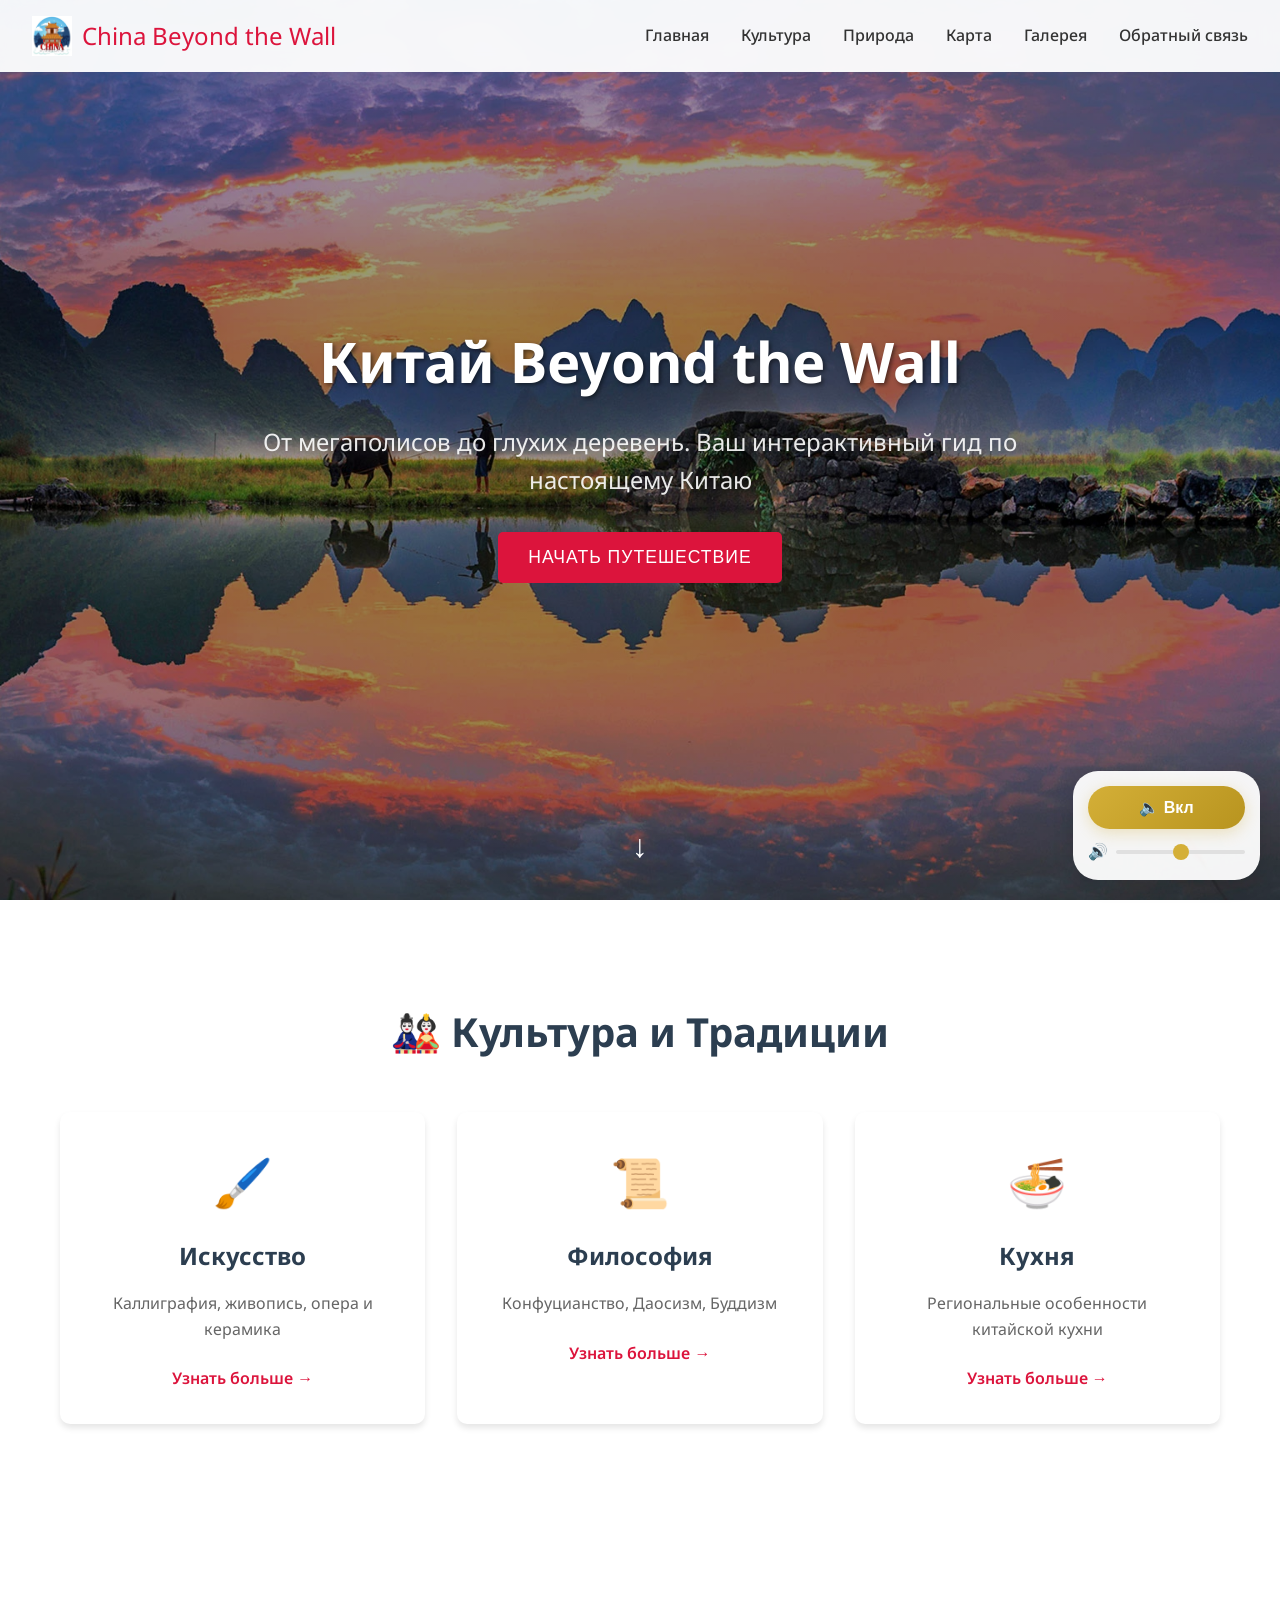
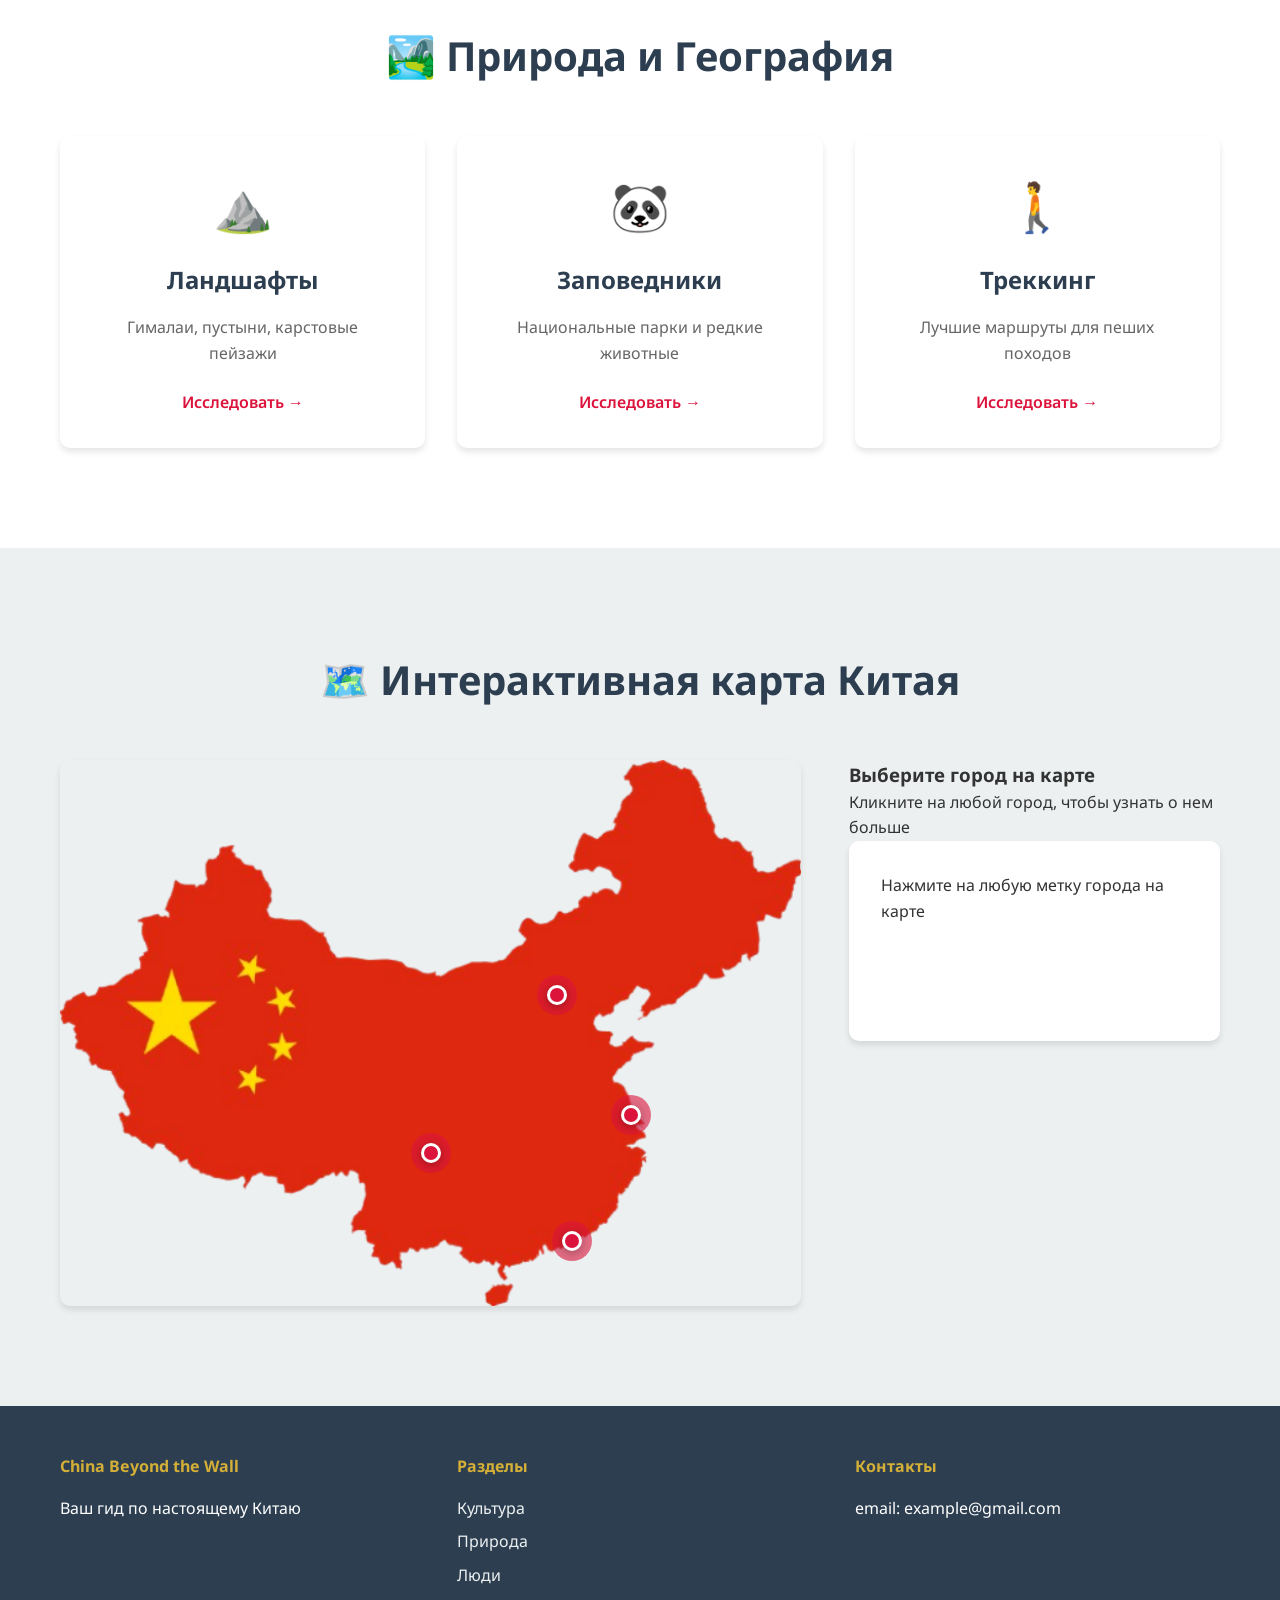
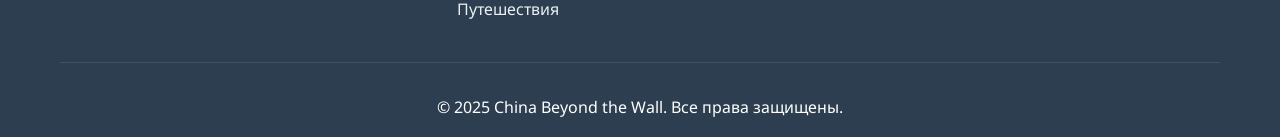
<file: index.html>
<!DOCTYPE html>
<html lang="ru">

<head>
    <meta charset="UTF-8">
    <meta name="viewport" content="width=device-width, initial-scale=1.0">
    <title>Китай Beyond the Wall - Ваш гид по настоящему Китаю</title>
    <link rel="stylesheet" href="style.css">
    <link href="https://fonts.googleapis.com/css2?family=Noto+Sans:wght@300;400;600;700&display=swap" rel="stylesheet">
</head>

<body>
   
    <header class="header"> 
        <nav class="navbar">
            <div class="nav-brand">
                <img src="images/hero/logo8.jpg" alt="Логотип Китай" class="logo">
                <span class="brand-name">China Beyond the Wall</span>
            </div>
            <ul class="nav-menu">
                <li><a href="#home" class="nav-link">Главная</a></li>
                <li><a href="#culture" class="nav-link">Культура</a></li>
                <li><a href="#nature" class="nav-link">Природа</a></li>
                <li><a href="#interactive" class="nav-link">Карта</a></li>
                <li> <a href="pages/gallery.html" class="nav-link">Галерея </a></li>
                <li> <a href="pages/contact.html" class="nav-link">Обратный связь </a></li>
            </ul>
          
        </nav>
    </header>

    <!-- Hero Section -->
    <section id="home" class="hero">
        <div class="hero-content">
            <h1 class="hero-title">Китай Beyond the Wall</h1>
            <p class="hero-subtitle">От мегаполисов до глухих деревень. Ваш интерактивный гид по настоящему Китаю</p>
            <button class="cta-button">Начать путешествие</button>
        </div>
        <div class="scroll-indicator">
            <span>↓</span>
        </div>

    </section>

    <!-- Culture Section -->
    <section id="culture" class="section culture-section">
        <div class="container">
            <h2 class="section-title">🎎 Культура и Традиции</h2>
            <div class="cards-grid">
                <div class="card">
                    <div class="card-icon">🖌️</div>
                    <h3>Искусство</h3>
                    <p>Каллиграфия, живопись, опера и керамика</p>
                    <a href="pages/art.html" class="card-link">Узнать больше →</a>
                </div>
                <div class="card">
                    <div class="card-icon">📜</div>
                    <h3>Философия</h3>
                    <p>Конфуцианство, Даосизм, Буддизм</p>
                    <a href="pages/philosophy.html" class="card-link">Узнать больше →</a>
                </div>
                <div class="card">
                    <div class="card-icon">🍜</div>
                    <h3>Кухня</h3>
                    <p>Региональные особенности китайской кухни</p>
                    <a href="pages/cuisine.html" class="card-link">Узнать больше →</a>
                </div>
            </div>
        </div>
    </section>

    <!-- Nature Section -->
    <section id="nature" class="section nature-section">
        <div class="container">
            <h2 class="section-title">🏞️ Природа и География</h2>
            <div class="cards-grid">
                <div class="card">
                    <div class="card-icon">⛰️</div>
                    <h3>Ландшафты</h3>
                    <p>Гималаи, пустыни, карстовые пейзажи</p>
                    <a href="pages/landscapes.html" class="card-link">Исследовать →</a>
                </div>
                <div class="card">
                    <div class="card-icon">🐼</div>
                    <h3>Заповедники</h3>
                    <p>Национальные парки и редкие животные</p>
                    <a href="pages/reserves.html" class="card-link">Исследовать →</a>
                </div>
                <div class="card">
                    <div class="card-icon">🚶</div>
                    <h3>Треккинг</h3>
                    <p>Лучшие маршруты для пеших походов</p>
                    <a href="pages/trekking.html" class="card-link">Исследовать →</a>
                </div>
            </div>
        </div>  
    </section>

   <!-- Interactive Map Section -->
<section id="interactive" class="section map-section">
    <div class="container">
        <h2 class="section-title">🗺️ Интерактивная карта Китая</h2>
        <div class="map-container">
            <div class="china-map">
                <!-- Контейнер для карты с метками -->
                <div class="map-image-container">
                    <img src="images/hero/Без названия (1).png" alt="Карта Китая" class="map-image">
                    
                    <!-- Метки городов -->
                    <div class="city-marker" data-city="beijing" style="top: 43%; left: 67%;">
                        <div class="marker-dot"></div>
                        <div class="marker-pulse"></div>
                        <div class="city-name">Пекин</div>
                    </div>
                    
                    <div class="city-marker" data-city="shanghai" style="top: 65%; left: 77%;">
                        <div class="marker-dot"></div>
                        <div class="marker-pulse"></div>
                        <div class="city-name">Шанхай</div>
                    </div>
                    
                    <div class="city-marker" data-city="guangzhou" style="top: 88%; left: 69%;">
                        <div class="marker-dot"></div>
                        <div class="marker-pulse"></div>
                        <div class="city-name">Гуанчжоу</div>
                    </div>
                    
                    <div class="city-marker" data-city="chengdu" style="top: 72%; left: 50%;">
                        <div class="marker-dot"></div>
                        <div class="marker-pulse"></div>
                        <div class="city-name">Чэнду</div>
                    </div>
                </div>
            </div>
            <div class="map-info">
                <h3>Выберите город на карте</h3>
                <p>Кликните на любой город, чтобы узнать о нем больше</p>
                <div id="city-preview" class="city-preview">
                    <p>Наведите курсор на метку города для предпросмотра</p>
                </div>
            </div>
        </div>
    </div>
</section>

    <!-- Footer -->
    <footer class="footer">
        <div class="container">
            <div class="footer-content">
                <div class="footer-section">
                    <h4>China Beyond the Wall</h4>
                    <p>Ваш гид по настоящему Китаю</p>
                </div>
                <div class="footer-section">
                    <h4>Разделы</h4>
                    <ul>
                        <li><a href="#culture">Культура</a></li>
                        <li><a href="#nature">Природа</a></li>
                        <li><a href="#people">Люди</a></li>
                        <li><a href="#travel">Путешествия</a></li>
                    </ul>
                </div>
                <div class="footer-section">
                    <h4>Контакты</h4>
                    <p>email: example@gmail.com</p>
                </div>
            </div>
            <div class="footer-bottom">
                <p>&copy; 2025 China Beyond the Wall. Все права защищены.</p>
            </div>
        </div>
    </footer>



    <!-- Музыкальный плеер -->
<div id="music-player" class="music-player">
    <button id="music-toggle" class="music-btn">🔈 Вкл</button>
    
    <div class="volume-control">
        <span class="volume-icon">🔊</span>
        <input type="range" id="volume-slider" class="volume-slider" min="0" max="1" step="0.1" value="0.5">
    </div>
</div>


<audio id="bg-music" loop preload="auto">
    <source src="music/bb0718fa61886da.mp3" type="audio/mpeg">
    Ваш браузер не поддерживает аудио элемент.
</audio>



    
    <!-- Подключаем JavaScript -->
    <script src="script.js"></script>
    <script src="music-player.js"></script>
    
</body>

</html>
</file>
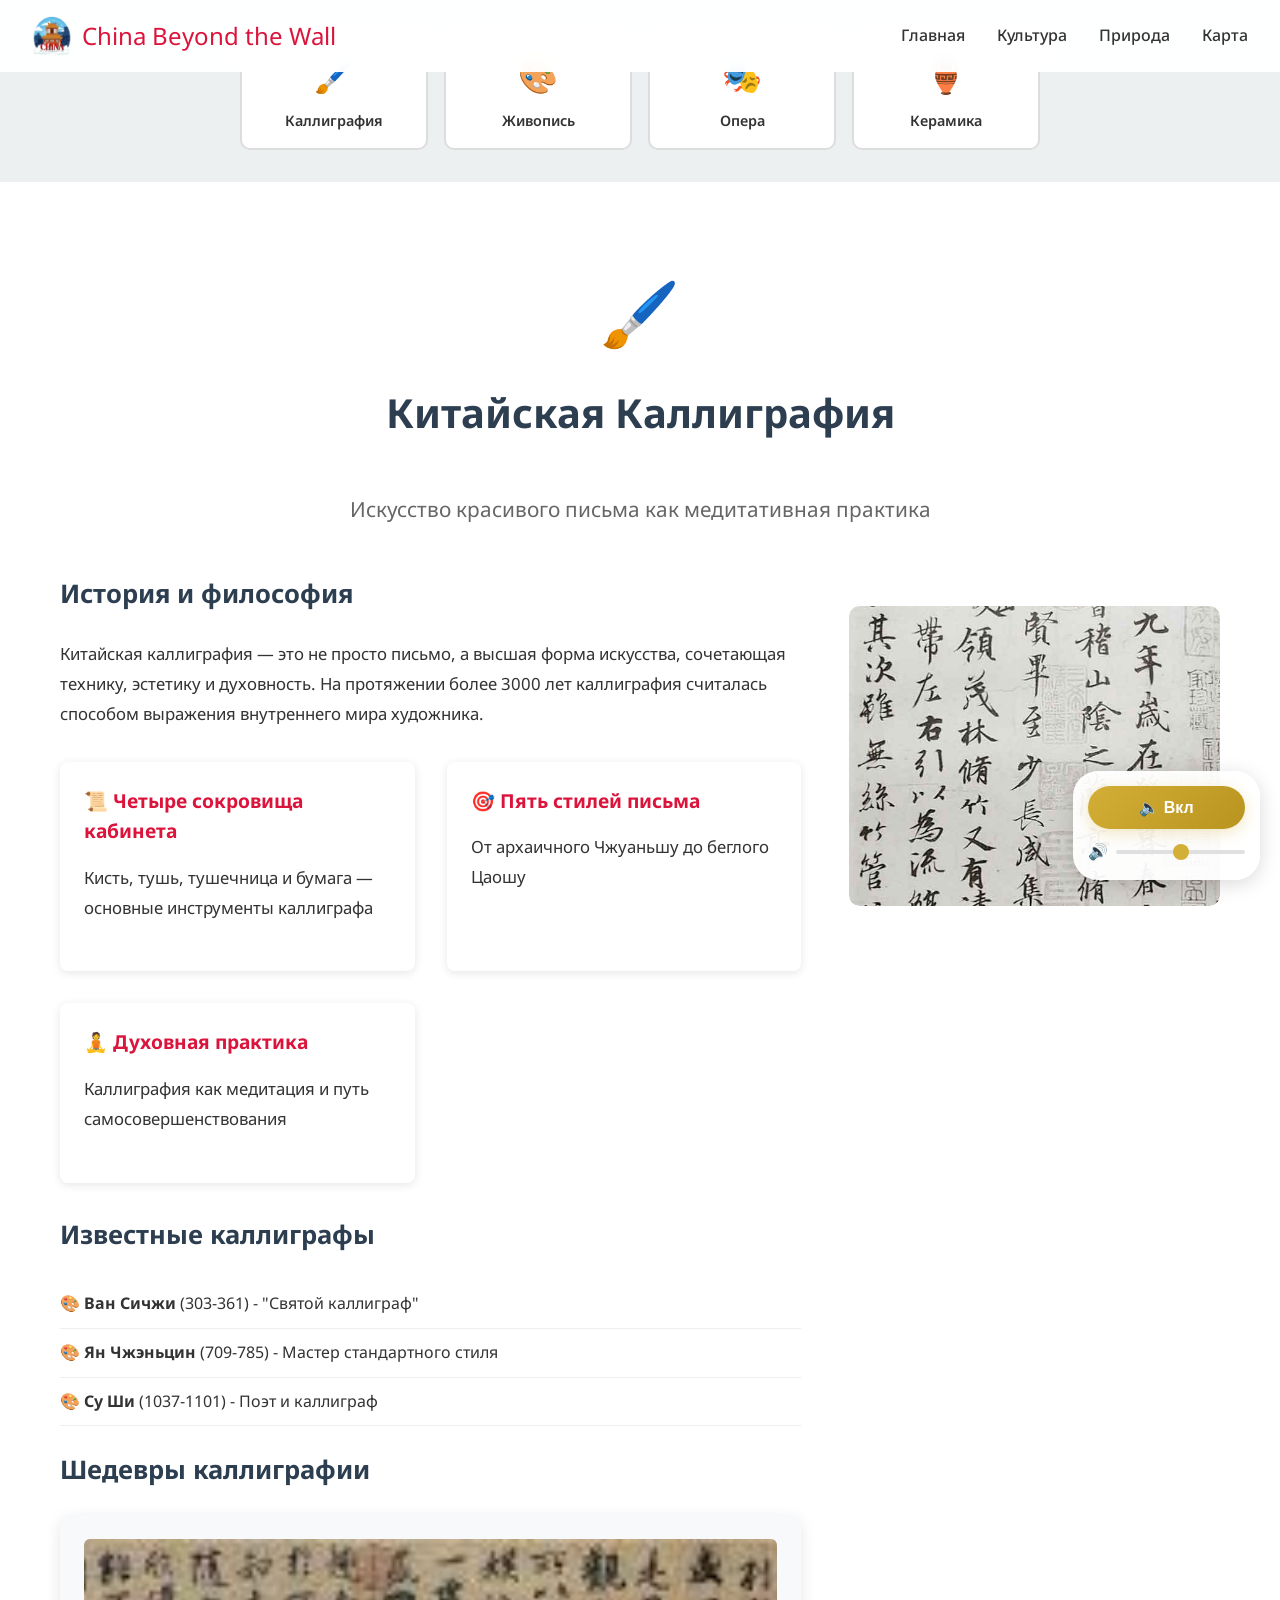
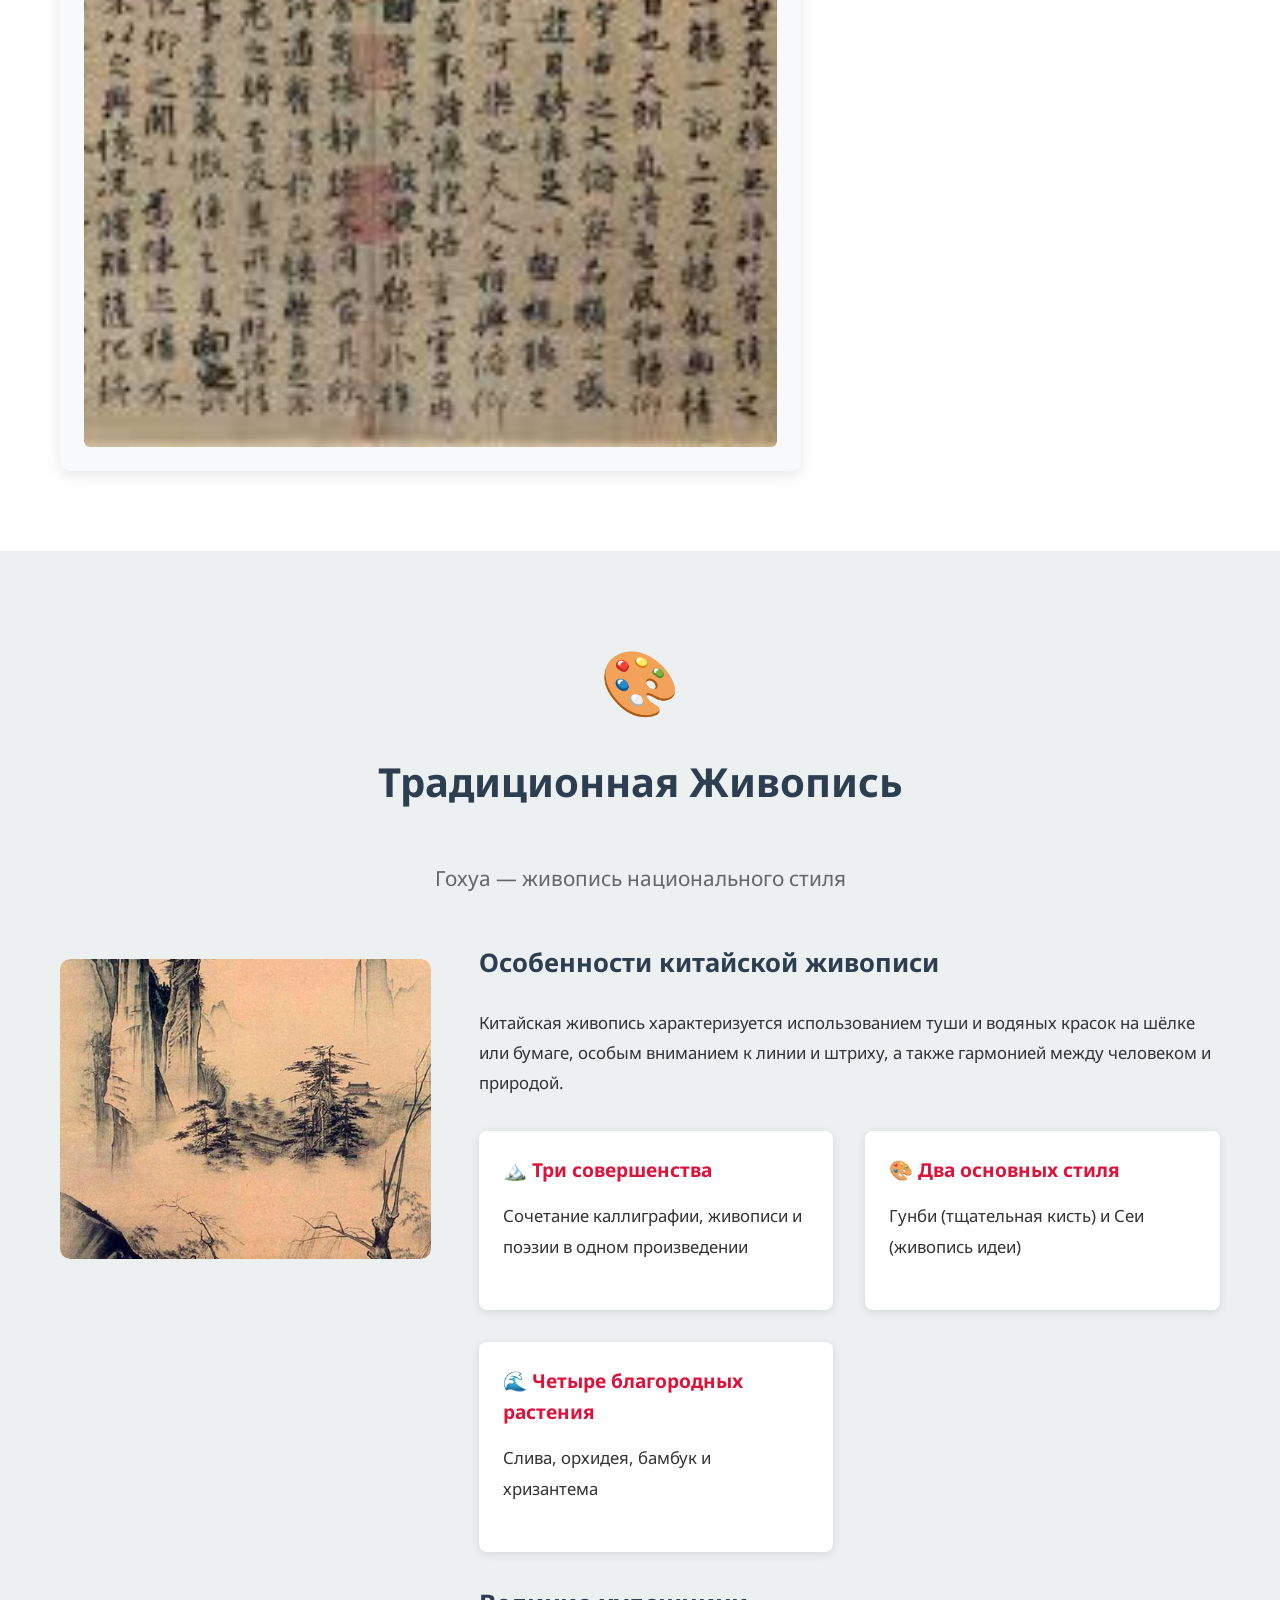
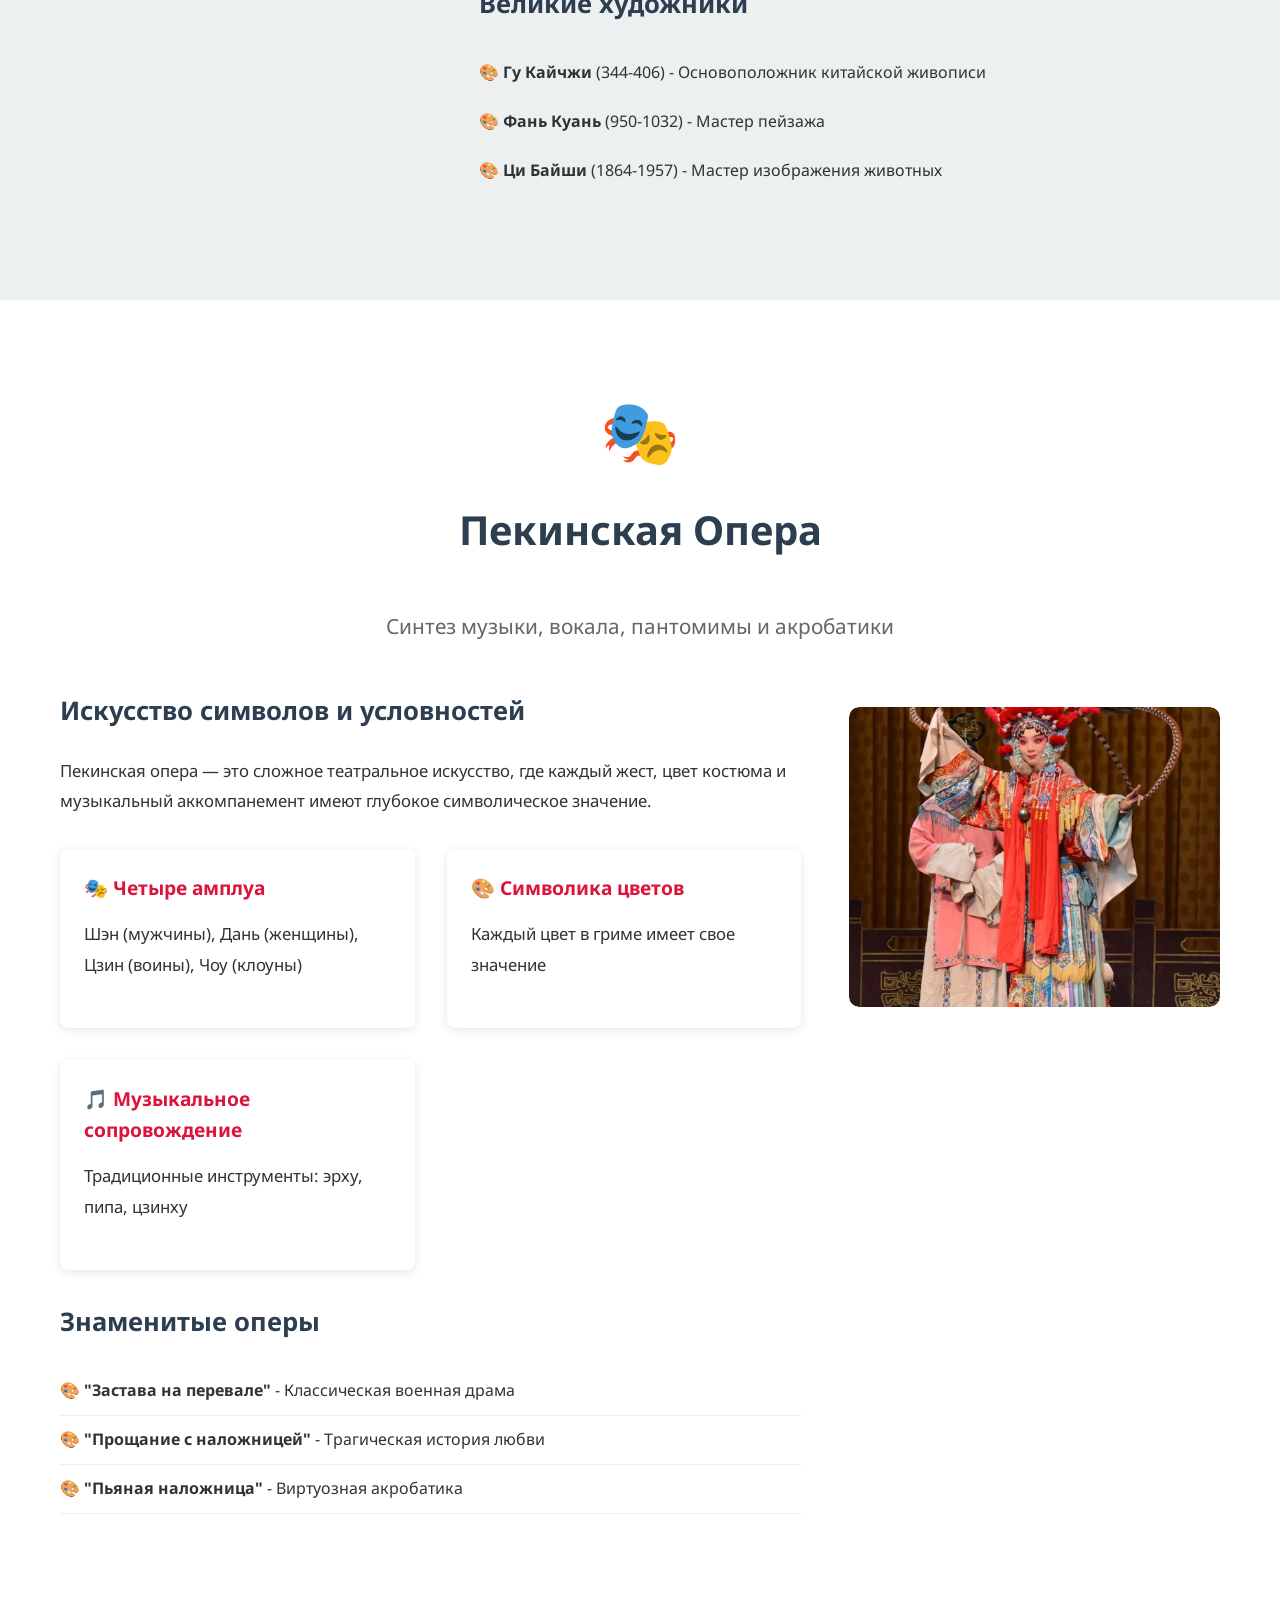
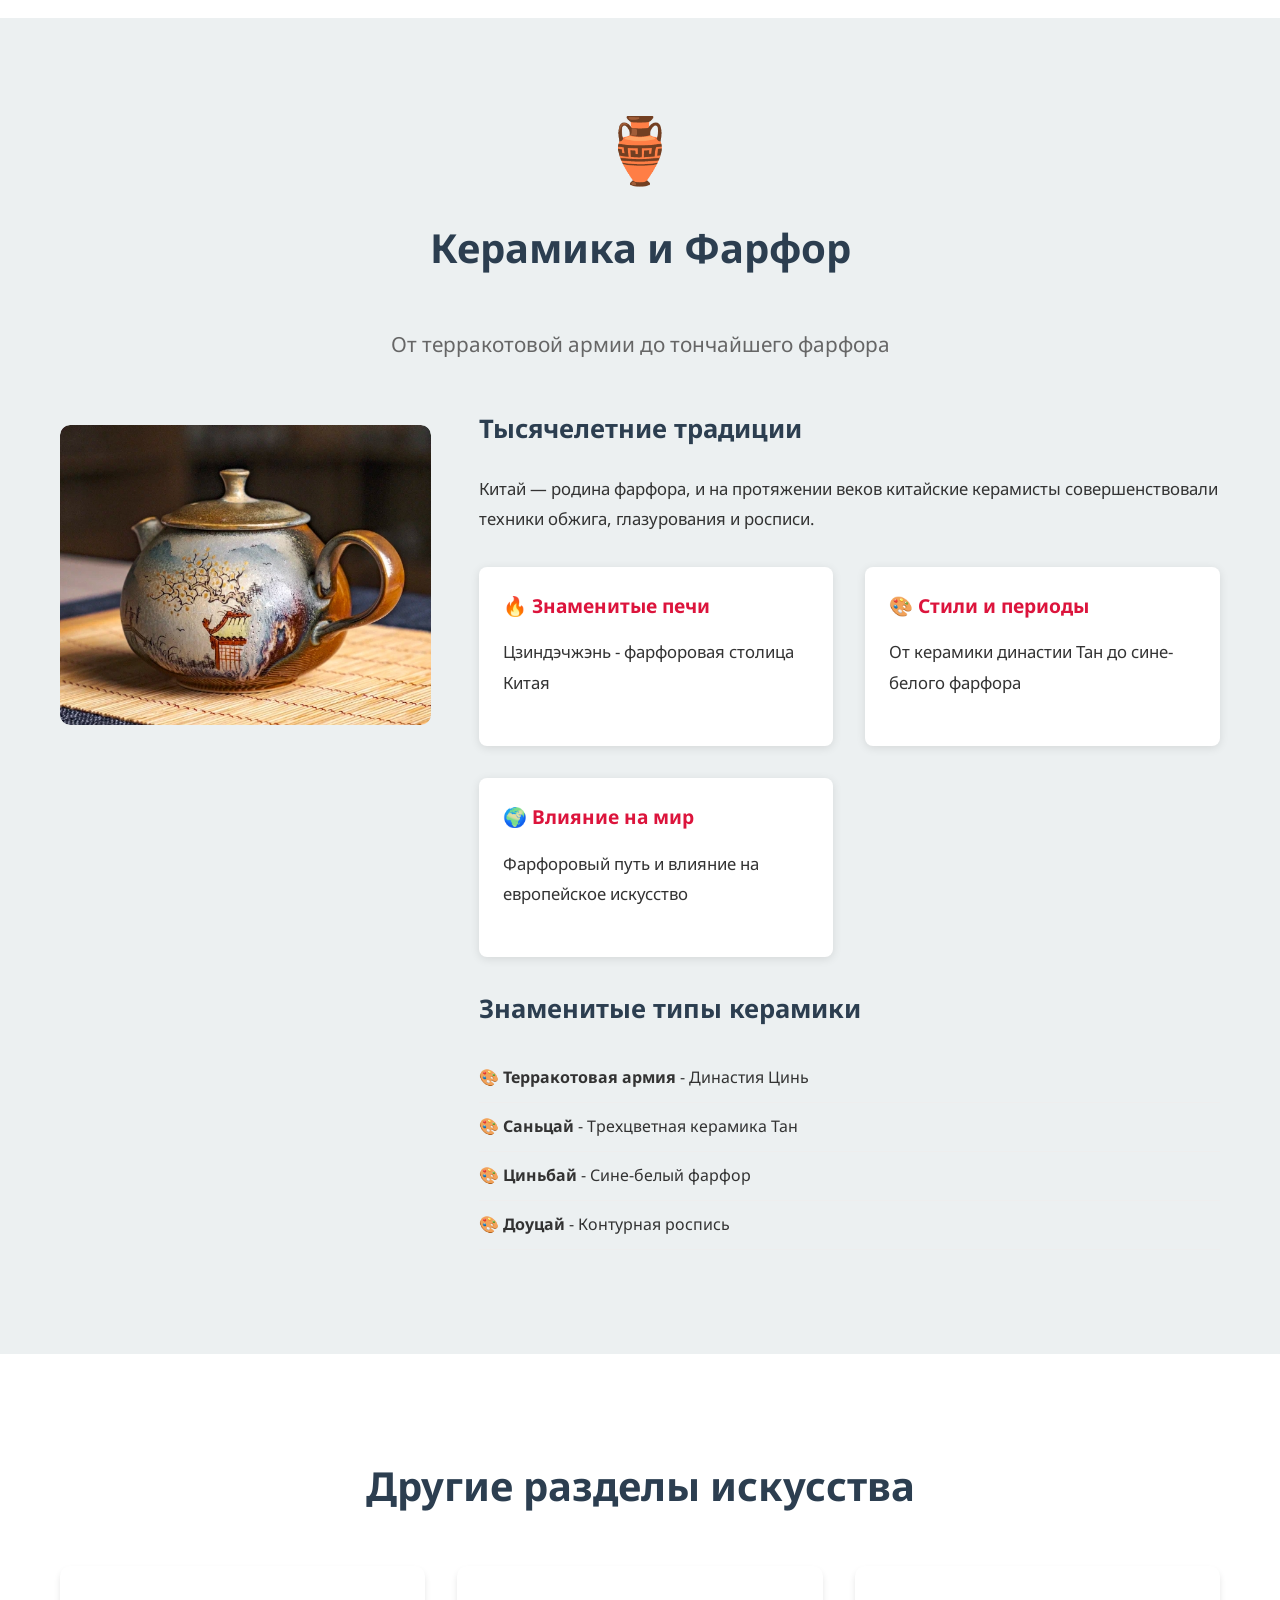
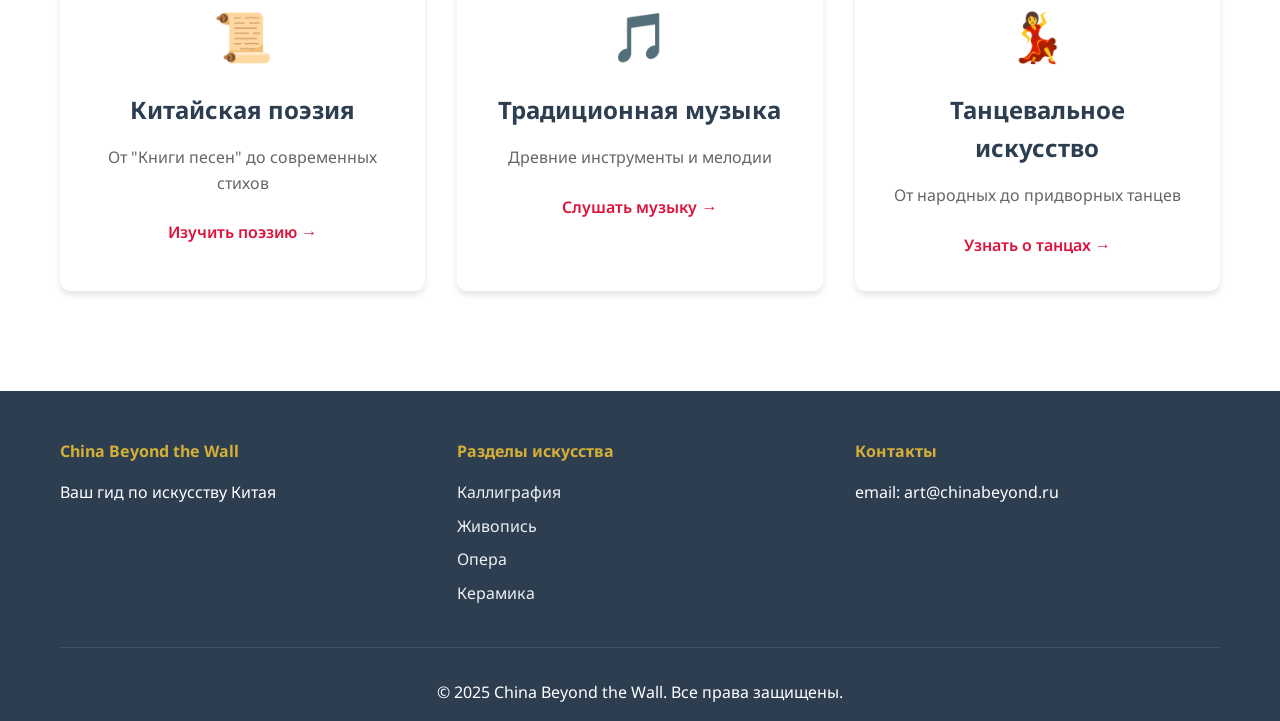
<file: pages/art.html>
<!DOCTYPE html>
<html lang="ru">
<head>
    <meta charset="UTF-8">
    <meta name="viewport" content="width=device-width, initial-scale=1.0">
    <title>Искусство Китая - China Beyond the Wall</title>
    <link rel="stylesheet" href="../style.css">
    <link href="https://fonts.googleapis.com/css2?family=Noto+Sans:wght@300;400;600;700&display=swap" rel="stylesheet">
</head>
<body>
        <!-- Header -->
        <header class="header">
            <nav class="navbar">
                <div class="nav-brand">
                    <img src="../images/hero/logo8.jpg" alt="Логотип Китай" class="logo">
                    <span class="brand-name">China Beyond the Wall</span>
                </div>
                <ul class="nav-menu">
                    <li><a href="../index.html" class="nav-link">Главная</a></li>
                    <li><a href="../index.html#culture" class="nav-link">Культура</a></li>
                    <li><a href="../index.html#nature" class="nav-link">Природа</a></li>
                    <li><a href="../index.html#interactive" class="nav-link">Карта</a></li>
                </ul>
                <div class="hamburger">
                    <span></span>
                    <span></span>
                    <span></span>
                </div>
            </nav>
        </header>


    <!-- Navigation Menu for Art Sections -->
    <section class="art-nav-section">
        <div class="container">
            <div class="art-nav-grid">
                <a href="#calligraphy" class="art-nav-item">
                    <div class="art-nav-icon">🖌️</div>
                    <span>Каллиграфия</span>
                </a>
                <a href="#painting" class="art-nav-item">
                    <div class="art-nav-icon">🎨</div>
                    <span>Живопись</span>
                </a>
                <a href="#opera" class="art-nav-item">
                    <div class="art-nav-icon">🎭</div>
                    <span>Опера</span>
                </a>
                <a href="#ceramics" class="art-nav-item">
                    <div class="art-nav-icon">🏺</div>
                    <span>Керамика</span>
                </a>
            </div>
        </div>
    </section>

    <!-- Calligraphy Section -->
    <section id="calligraphy" class="section art-section">
        <div class="container">
            <div class="art-header">
                <div class="art-icon">🖌️</div>
                <h2 class="section-title">Китайская Каллиграфия</h2>
                <p class="art-subtitle">Искусство красивого письма как медитативная практика</p>
            </div>
            
            <div class="art-content">
                <div class="art-text">
                    <h3>История и философия</h3>
                    <p>Китайская каллиграфия — это не просто письмо, а высшая форма искусства, сочетающая технику, эстетику и духовность. На протяжении более 3000 лет каллиграфия считалась способом выражения внутреннего мира художника.</p>
                    
                    <div class="art-features">
                        <div class="feature">
                            <h4>📜 Четыре сокровища кабинета</h4>
                            <p>Кисть, тушь, тушечница и бумага — основные инструменты каллиграфа</p>
                        </div>
                        <div class="feature">
                            <h4>🎯 Пять стилей письма</h4>
                            <p>От архаичного Чжуаньшу до беглого Цаошу</p>
                        </div>
                        <div class="feature">
                            <h4>🧘 Духовная практика</h4>
                            <p>Каллиграфия как медитация и путь самосовершенствования</p>
                        </div>
                    </div>

                    <h3>Известные каллиграфы</h3>
                    <ul class="artists-list">
                        <li><strong>Ван Сичжи</strong> (303-361) - "Святой каллиграф"</li>
                        <li><strong>Ян Чжэньцин</strong> (709-785) - Мастер стандартного стиля</li>
                        <li><strong>Су Ши</strong> (1037-1101) - Поэт и каллиграф</li>
                    </ul>

                    <div class="art-gallery-preview">
                        <h3>Шедевры каллиграфии</h3>
                        <div class="gallery-items">
                            <div class="gallery-item">
                                <img src="../images/art/images.jpg" alt="Предисловие к Павильону Орхидей" class="gallery-image">
                            
                                <p>"Предисловие к Павильону Орхидей"</p>
                            </div>
                            
                        </div>
                    </div>
                </div>
                
                <div class="art-image" data-parallax="true">
                    <div class="image-placeholder">
                        <div class="art-image">
                   <img src="../images/art/sinshu.jpg" alt="Китайская каллиграфия" class="art-photo">
                    </div>
                </div>
            </div>
        </div>
    </section>

    <!-- Painting Section -->
    <section id="painting" class="section art-section painting-section">
        <div class="container">
            <div class="art-header">
                <div class="art-icon">🎨</div>
                <h2 class="section-title">Традиционная Живопись</h2>
                <p class="art-subtitle">Гохуа — живопись национального стиля</p>
            </div>
            
            <div class="art-content reversed">
                <div class="art-image">
                    <div class="image-placeholder">
                       <img src="../images/art/izocentr-ma-yuan-napevaya-v-puti.jpg" alt="Китайская каллиграфия" class="art-photo">
                    </div>
                </div>
                
                <div class="art-text">
                    <h3>Особенности китайской живописи</h3>
                    <p>Китайская живопись характеризуется использованием туши и водяных красок на шёлке или бумаге, особым вниманием к линии и штриху, а также гармонией между человеком и природой.</p>
                    
                    <div class="art-features">
                        <div class="feature">
                            <h4>🏔️ Три совершенства</h4>
                            <p>Сочетание каллиграфии, живописи и поэзии в одном произведении</p>
                        </div>
                        <div class="feature">
                            <h4>🎨 Два основных стиля</h4>
                            <p>Гунби (тщательная кисть) и Сеи (живопись идеи)</p>
                        </div>
                        <div class="feature">
                            <h4>🌊 Четыре благородных растения</h4>
                            <p>Слива, орхидея, бамбук и хризантема</p>
                        </div>
                    </div>

                    <h3>Великие художники</h3>
                    <ul class="artists-list">
                        <li><strong>Гу Кайчжи</strong> (344-406) - Основоположник китайской живописи</li>
                        <li><strong>Фань Куань</strong> (950-1032) - Мастер пейзажа</li>
                        <li><strong>Ци Байши</strong> (1864-1957) - Мастер изображения животных</li>
                    </ul>
                </div>
            </div>
        </div>
    </section>

    <!-- Opera Section -->
    <section id="opera" class="section art-section opera-section">
        <div class="container">
            <div class="art-header">
                <div class="art-icon">🎭</div>
                <h2 class="section-title">Пекинская Опера</h2>
                <p class="art-subtitle">Синтез музыки, вокала, пантомимы и акробатики</p>
            </div>
            
            <div class="art-content">
                <div class="art-text">
                    <h3>Искусство символов и условностей</h3>
                    <p>Пекинская опера — это сложное театральное искусство, где каждый жест, цвет костюма и музыкальный аккомпанемент имеют глубокое символическое значение.</p>
                    
                    <div class="art-features">
                        <div class="feature">
                            <h4>🎭 Четыре амплуа</h4>
                            <p>Шэн (мужчины), Дань (женщины), Цзин (воины), Чоу (клоуны)</p>
                        </div>
                        <div class="feature">
                            <h4>🎨 Символика цветов</h4>
                            <p>Каждый цвет в гриме имеет свое значение</p>
                        </div>
                        <div class="feature">
                            <h4>🎵 Музыкальное сопровождение</h4>
                            <p>Традиционные инструменты: эрху, пипа, цзинху</p>
                        </div>
                    </div>

                    <h3>Знаменитые оперы</h3>
                    <ul class="artists-list">
                        <li><strong>"Застава на перевале"</strong> - Классическая военная драма</li>
                        <li><strong>"Прощание с наложницей"</strong> - Трагическая история любви</li>
                        <li><strong>"Пьяная наложница"</strong> - Виртуозная акробатика</li>
                    </ul>
                </div>
                
                <div class="art-image">
                    <div class="image-placeholder">
                       <img src="../images/art/Peking-Opera-actress-in-ornate-costume-with-flowing-sleeves-e1728554188432.webp" alt="Китайская каллиграфия" class="art-photo">
                    </div>
                </div>
            </div>
        </div>
    </section>

    <!-- Ceramics Section -->
    <section id="ceramics" class="section art-section ceramics-section">
        <div class="container">
            <div class="art-header">
                <div class="art-icon">🏺</div>
                <h2 class="section-title">Керамика и Фарфор</h2>
                <p class="art-subtitle">От терракотовой армии до тончайшего фарфора</p>
            </div>
            
            <div class="art-content reversed">
                <div class="art-image">
                    <div class="image-placeholder">
                    <img src="../images/art/00.jpeg" alt="Китайская каллиграфия" class="art-photo">
                    </div>
                </div>
                
                <div class="art-text">
                    <h3>Тысячелетние традиции</h3>
                    <p>Китай — родина фарфора, и на протяжении веков китайские керамисты совершенствовали техники обжига, глазурования и росписи.</p>
                    
                    <div class="art-features">
                        <div class="feature">
                            <h4>🔥 Знаменитые печи</h4>
                            <p>Цзиндэчжэнь - фарфоровая столица Китая</p>
                        </div>
                        <div class="feature">
                            <h4>🎨 Стили и периоды</h4>
                            <p>От керамики династии Тан до сине-белого фарфора</p>
                        </div>
                        <div class="feature">
                            <h4>🌍 Влияние на мир</h4>
                            <p>Фарфоровый путь и влияние на европейское искусство</p>
                        </div>
                    </div>

                    <h3>Знаменитые типы керамики</h3>
                    <ul class="artists-list">
                        <li><strong>Терракотовая армия</strong> - Династия Цинь</li>
                        <li><strong>Саньцай</strong> - Трехцветная керамика Тан</li>
                        <li><strong>Циньбай</strong> - Сине-белый фарфор</li>
                        <li><strong>Доуцай</strong> - Контурная роспись</li>
                    </ul>
                </div>
            </div>
        </div>
    </section>

    <!-- Related Articles -->
    <section class="section related-section">
        <div class="container">
            <h2 class="section-title">Другие разделы искусства</h2>
            <div class="cards-grid">
                <div class="card">
                    <div class="card-icon">📜</div>
                    <h3>Китайская поэзия</h3>
                    <p>От "Книги песен" до современных стихов</p>
                    <a href="poetry.html" class="card-link">Изучить поэзию →</a>
                </div>
                <div class="card">
                    <div class="card-icon">🎵</div>
                    <h3>Традиционная музыка</h3>
                    <p>Древние инструменты и мелодии</p>
                    <a href="music.html" class="card-link">Слушать музыку →</a>
                </div>
                <div class="card">
                    <div class="card-icon">💃</div>
                    <h3>Танцевальное искусство</h3>
                    <p>От народных до придворных танцев</p>
                    <a href="dance.html" class="card-link">Узнать о танцах →</a>
                </div>
            </div>
        </div>
    </section>

    <footer class="footer">
        <div class="container">
            <div class="footer-content">
                <div class="footer-section">
                    <h4>China Beyond the Wall</h4>
                    <p>Ваш гид по искусству Китая</p>
                </div>
                <div class="footer-section">
                    <h4>Разделы искусства</h4>
                    <ul>
                        <li><a href="#calligraphy">Каллиграфия</a></li>
                        <li><a href="#painting">Живопись</a></li>
                        <li><a href="#opera">Опера</a></li>
                        <li><a href="#ceramics">Керамика</a></li>
                    </ul>
                </div>
                <div class="footer-section">
                    <h4>Контакты</h4>
                    <p>email: art@chinabeyond.ru</p>
                </div>
            </div>
            <div class="footer-bottom">
                <p>&copy; 2025 China Beyond the Wall. Все права защищены.</p>
            </div>
        </div>
    </footer>

    <script src="../script.js"></script>
    <script>
        function scrollToSection(sectionId) {
            document.getElementById(sectionId).scrollIntoView({
                behavior: 'smooth'
            });
        }

        // Активация навигационного меню при скролле
        window.addEventListener('scroll', function() {
            const sections = document.querySelectorAll('.art-section');
            const navItems = document.querySelectorAll('.art-nav-item');
            
            let currentSection = '';
            
            sections.forEach(section => {
                const sectionTop = section.offsetTop - 100;
                if (window.scrollY >= sectionTop) {
                    currentSection = section.getAttribute('id'); 
                }
            });
            
            navItems.forEach(item => {
                item.classList.remove('active');
                if (item.getAttribute('href') === `#${currentSection}`) {
                    item.classList.add('active');
                }
            });
        });
    </script>
  
<div id="music-player" class="music-player">
    <button id="music-toggle" class="music-btn">🔈 Вкл</button>
    
    <div class="volume-control">
        <span class="volume-icon">🔊</span>
        <input type="range" id="volume-slider" class="volume-slider" min="0" max="1" step="0.1" value="0.5">
    </div>
</div>


<audio id="bg-music" loop preload="auto">
    <source src="../music/bb0718fa61886da.mp3" type="audio/mpeg">
    Ваш браузер не поддерживает аудио элемент.
</audio>

<script src="../music-player.js"></script>
</body>
</html>
</file>
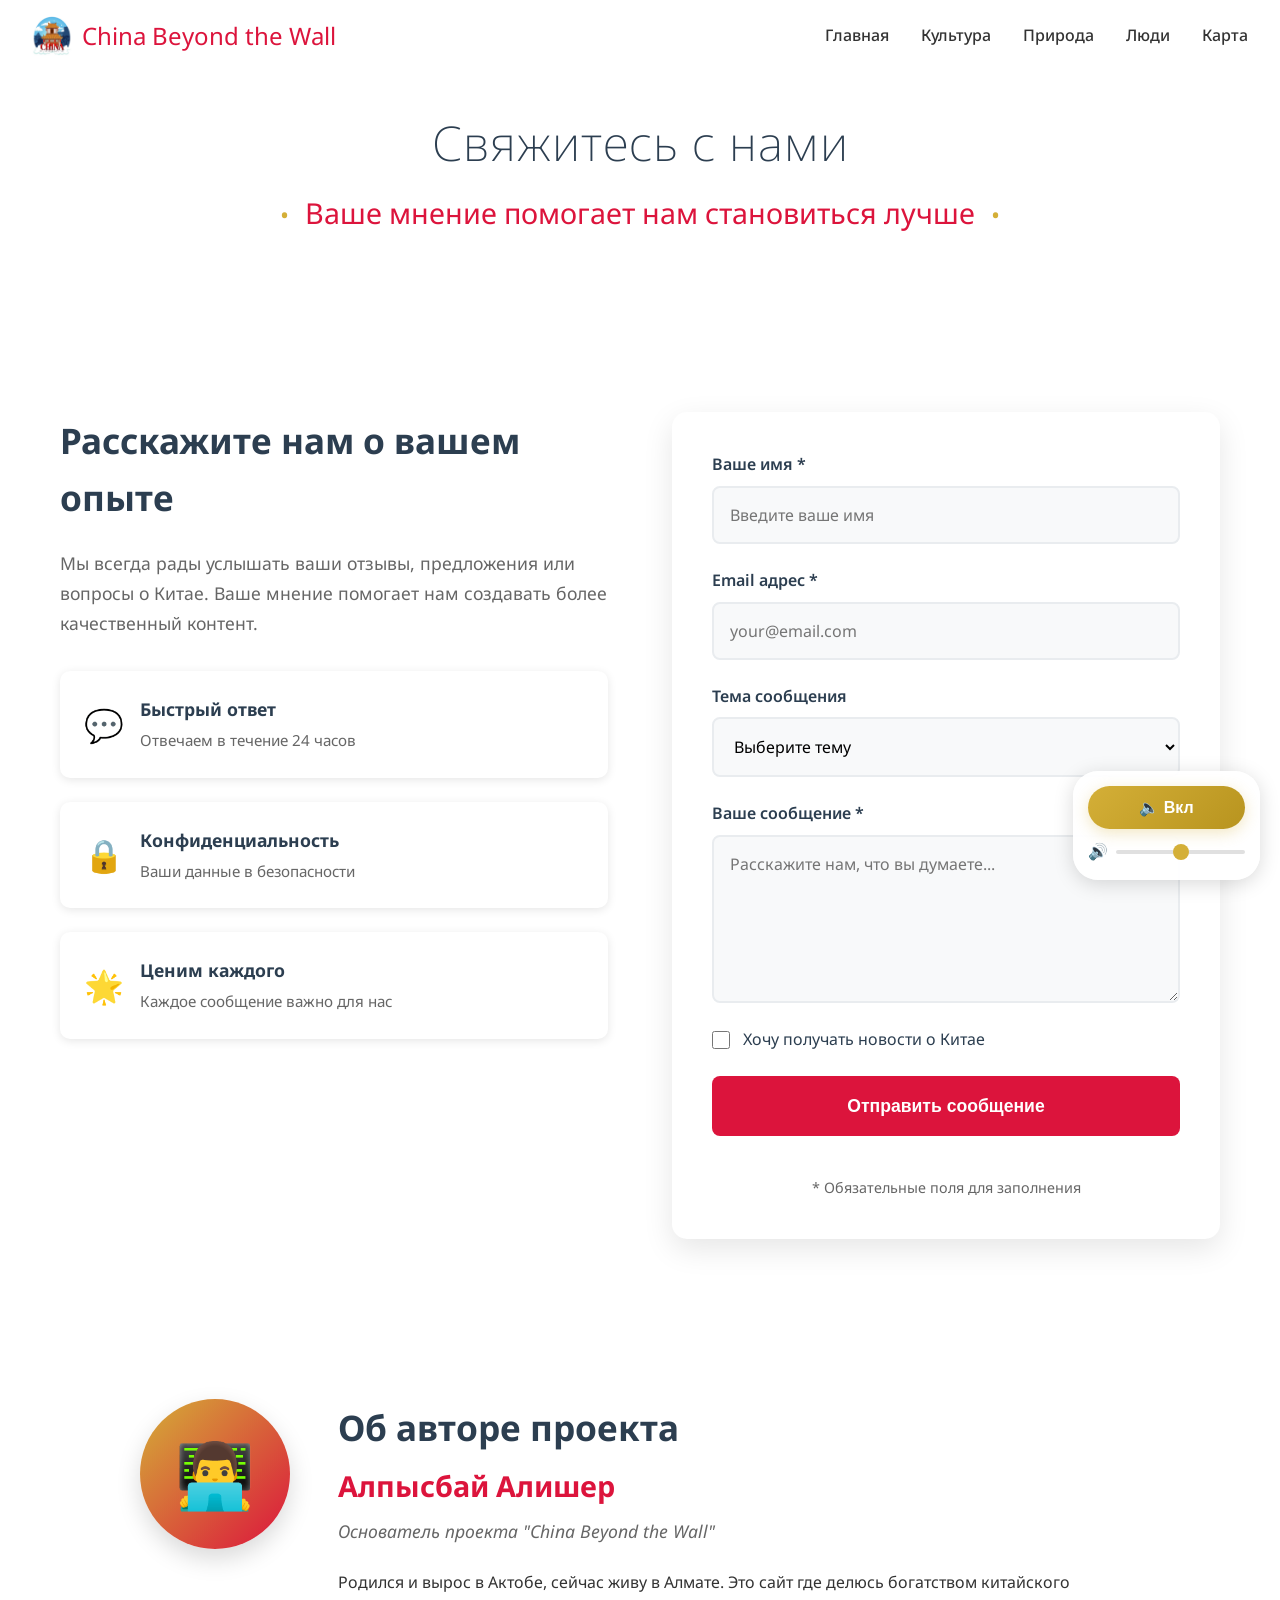
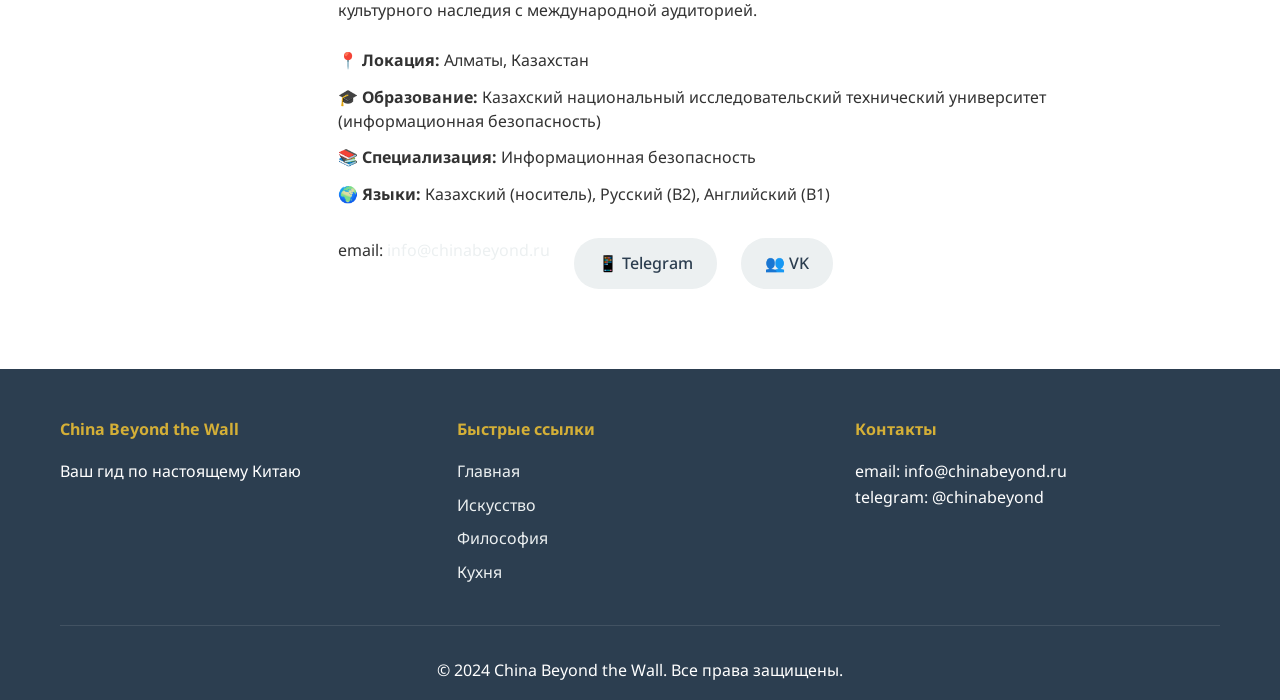
<file: pages/contact.html>
<!DOCTYPE html>
<html lang="ru">

<head>
    <meta charset="UTF-8">
    <meta name="viewport" content="width=device-width, initial-scale=1.0">
    <title>Обратная связь - China Beyond the Wall</title>
    <link rel="stylesheet" href="../style.css">
    <link href="https://fonts.googleapis.com/css2?family=Noto+Sans:wght@300;400;600;700&display=swap" rel="stylesheet">
</head>

<body>
    <!-- Header -->
    <header class="header">
        <nav class="navbar">
            <div class="nav-brand">
                <img src="../images/hero/logo8.jpg" alt="Логотип Китай" class="logo">
                <span class="brand-name">China Beyond the Wall</span>
            </div>
            <ul class="nav-menu">
                <li><a href="../index.html" class="nav-link">Главная</a></li>
                <li><a href="../index.html#culture" class="nav-link">Культура</a></li>
                <li><a href="../index.html#nature" class="nav-link">Природа</a></li>
                <li><a href="../index.html#people" class="nav-link">Люди</a></li>
                <li><a href="../index.html#interactive" class="nav-link">Карта</a></li>
            </ul>
            <div class="hamburger">
                <span></span>
                <span></span>
                <span></span>
            </div>
        </nav>
    </header>



    <!-- Красивый заголовок -->
    <section style="padding: 3rem 0;">
        <div class="container">
            <h1 class="elegant-main-title">Свяжитесь с нами</h1>
            <div class="elegant-subtitle">Ваше мнение помогает нам становиться лучше</div>
        </div>
    </section>

    <!-- Contact Form Section -->
    <section id="contact-form" class="section contact-section">
        <div class="container">
            <div class="contact-container">
                <div class="contact-info">
                    <h2>Расскажите нам о вашем опыте</h2>
                    <p>Мы всегда рады услышать ваши отзывы, предложения или вопросы о Китае. Ваше мнение помогает нам
                        создавать более качественный контент.</p>

                    <div class="contact-features">
                        <div class="contact-feature">
                            <div class="feature-icon">💬</div>
                            <div class="feature-text">
                                <h4>Быстрый ответ</h4>
                                <p>Отвечаем в течение 24 часов</p>
                            </div>
                        </div>
                        <div class="contact-feature">
                            <div class="feature-icon">🔒</div>
                            <div class="feature-text">
                                <h4>Конфиденциальность</h4>
                                <p>Ваши данные в безопасности</p>
                            </div>
                        </div>
                        <div class="contact-feature">
                            <div class="feature-icon">🌟</div>
                            <div class="feature-text">
                                <h4>Ценим каждого</h4>
                                <p>Каждое сообщение важно для нас</p>
                            </div>
                        </div>
                    </div>
                </div>

                <div class="contact-form-wrapper">
                    <form class="contact-form" id="feedbackForm" action="https://formspree.io/f/xdkpqnre" method="POST">

                        <input type="hidden" name="_subject" value="Новое сообщение с China Beyond the Wall">
                        <input type="text" name="_gotcha" style="display:none">
                        <div class="form-group">
                            <label for="name">Ваше имя *</label>
                            <input type="text" id="name" name="name" required placeholder="Введите ваше имя">
                        </div>

                        <div class="form-group">
                            <label for="email">Email адрес *</label>
                            <input type="email" id="email" name="email" required placeholder="your@email.com">
                        </div>

                        <div class="form-group">
                            <label for="subject">Тема сообщения</label>
                            <select id="subject" name="subject">
                                <option value="">Выберите тему</option>
                                <option value="feedback">Отзыв о сайте</option>
                                <option value="question">Вопрос о Китае</option>
                                <option value="suggestion">Предложение</option>
                                <option value="cooperation">Сотрудничество</option>
                                <option value="other">Другое</option>
                            </select>
                        </div>

                        <div class="form-group">
                            <label for="message">Ваше сообщение *</label>
                            <textarea id="message" name="message" required
                                placeholder="Расскажите нам, что вы думаете..." rows="6"></textarea>
                        </div>

                        <div class="form-group checkbox-group">
                            <input type="checkbox" id="newsletter" name="newsletter">
                            <label for="newsletter">Хочу получать новости о Китае</label>
                        </div>

                        <button type="submit" class="submit-button">
                            <span class="button-text">Отправить сообщение</span>
                            <span class="button-loading">Отправка...</span>
                        </button>

                        <div class="form-notice">
                            <p>* Обязательные поля для заполнения</p>
                        </div>
                    </form>
                </div>
            </div>
        </div>
    </section>

    <!-- Success Message Section (скрыта по умолчанию) -->
    <section id="success-message" class="section success-section" style="display: none;">
        <div class="container">
            <div class="success-content">
                <div class="success-icon">✅</div>
                <h2>Спасибо за ваше сообщение!</h2>
                <p>Мы получили ваше сообщение и свяжемся с вами в ближайшее время. Обычно мы отвечаем в течение 24
                    часов.</p>
                <button class="cta-button" onclick="showFormAgain()">Отправить ещё одно сообщение</button>
            </div>
        </div>
    </section>

    <!-- Author Information Section -->
    <section class="section author-section">
        <div class="container">
            <div class="author-container">
                <div class="author-avatar">
                    <div class="avatar-placeholder">👨‍💻</div>
                </div>
                <div class="author-info">
                    <h2>Об авторе проекта</h2>
                    <h3>Алпысбай Алишер</h3>
                    <p class="author-title">Основатель проекта "China Beyond the Wall"</p>

                    <div class="author-bio">
                        <p> Родился и вырос в Актобе, сейчас живу в Алмате. Это сайт где делюсь богатством китайского
                            культурного наследия с международной аудиторией.</p>

                        <div class="author-details">
                            <div class="detail-item">
                                <strong>📍 Локация:</strong> Алматы, Казахстан
                            </div>
                            <div class="detail-item">
                                <strong>🎓 Образование:</strong> Казахский национальный исследовательский технический
                                университет (информационная безопасность)
                            </div>
                            <div class="detail-item">
                                <strong>📚 Специализация:</strong> Информационная безопасность
                            </div>
                            <div class="detail-item">
                                <strong>🌍 Языки:</strong> Казахский (носитель), Русский (B2), Английский (B1)
                            </div>
                        </div>
                    </div>

                    <div class="author-links">
                        <p>email: <a href="mailto:alpysbayalish@gmail.com" class="email-link">info@chinabeyond.ru</a></p>
                        <a href="https://t.me/weichen_china" class="author-link">📱 Telegram</a>
                        <a href="https://vk.com/weichen_china" class="author-link">👥 VK</a>
                    </div>
                </div>
            </div>
        </div>
    </section>

    <footer class="footer">
        <div class="container">
            <div class="footer-content">
                <div class="footer-section">
                    <h4>China Beyond the Wall</h4>
                    <p>Ваш гид по настоящему Китаю</p>
                </div>
                <div class="footer-section">
                    <h4>Быстрые ссылки</h4>
                    <ul>
                        <li><a href="../index.html">Главная</a></li>
                        <li><a href="art.html">Искусство</a></li>
                        <li><a href="philosophy.html">Философия</a></li>
                        <li><a href="cuisine.html">Кухня</a></li>
                    </ul>
                </div>
                <div class="footer-section">
                    <h4>Контакты</h4>
                    <p>email: info@chinabeyond.ru</p>
                    <p>telegram: @chinabeyond</p>
                </div>
            </div>
            <div class="footer-bottom">
                <p>&copy; 2024 China Beyond the Wall. Все права защищены.</p>
            </div>
        </div>
    </footer>

    <script src="../script.js"></script>
    <script>
        // Обработка формы
        document.getElementById('feedbackForm').addEventListener('submit', function (e) {
            // Не отменяем отправку (e.preventDefault() удаляем!)
            // Форма отправится нормально на Formspree

            // Показываем анимацию загрузки
            const submitButton = this.querySelector('.submit-button');
            submitButton.classList.add('loading');

            // Formspree сам перенаправит на страницу успеха
            // Мы просто показываем наш красивый loading
        });

        // Удалите старую функцию showFormAgain() или обновите её:
        function showFormAgain() {
            // Показываем форму снова и скрываем сообщение об успехе
            document.getElementById('contact-form').style.display = 'block';
            document.getElementById('success-message').style.display = 'none';

            // Прокручиваем к форме
            document.getElementById('contact-form').scrollIntoView({
                behavior: 'smooth'
            });
        }
    </script>
    <!-- Музыкальный плеер -->
<div id="music-player" class="music-player">
    <button id="music-toggle" class="music-btn">🔈 Вкл</button>
    
    <div class="volume-control">
        <span class="volume-icon">🔊</span>
        <input type="range" id="volume-slider" class="volume-slider" min="0" max="1" step="0.1" value="0.5">
    </div>
</div>

<!-- Аудио элемент -->
<audio id="bg-music" loop preload="auto">
    <source src="../music/bb0718fa61886da.mp3" type="audio/mpeg">
    Ваш браузер не поддерживает аудио элемент.
</audio>

<script src="../music-player.js"></script>
</body>

</html>
</file>
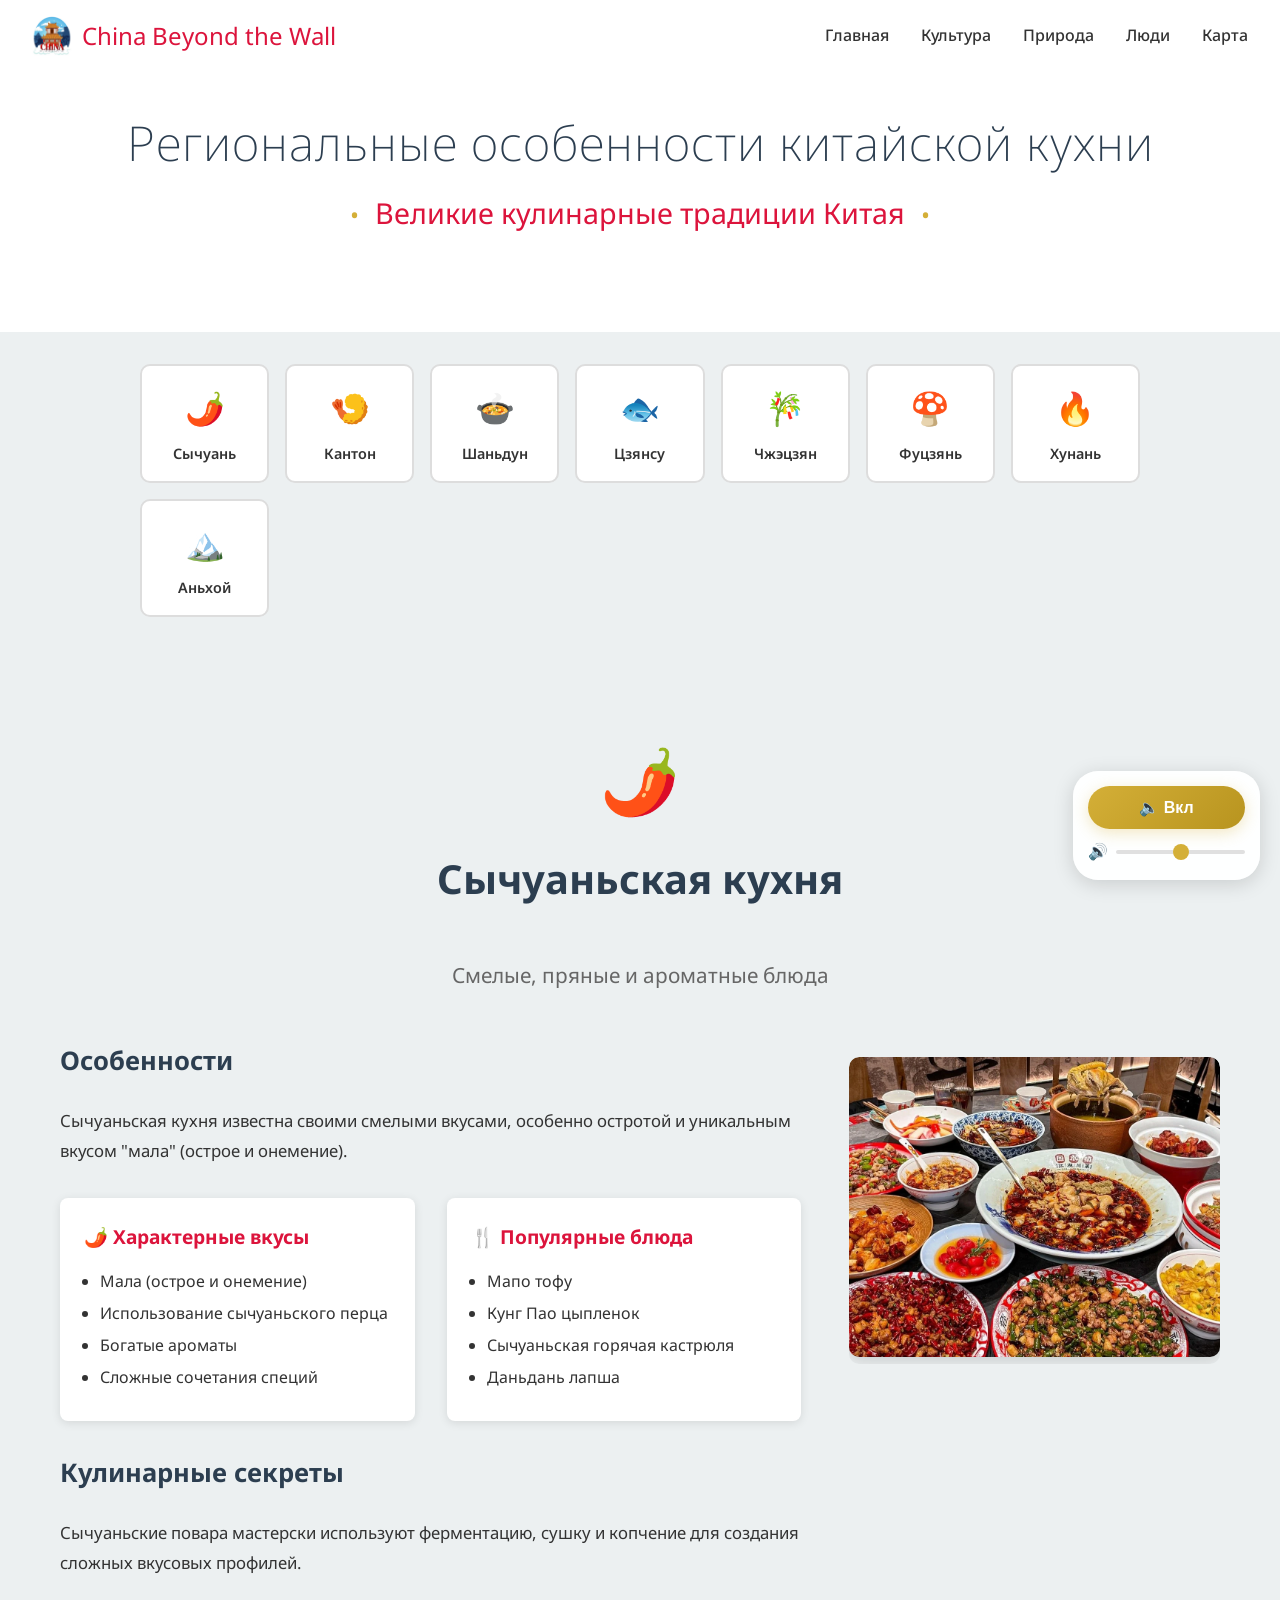
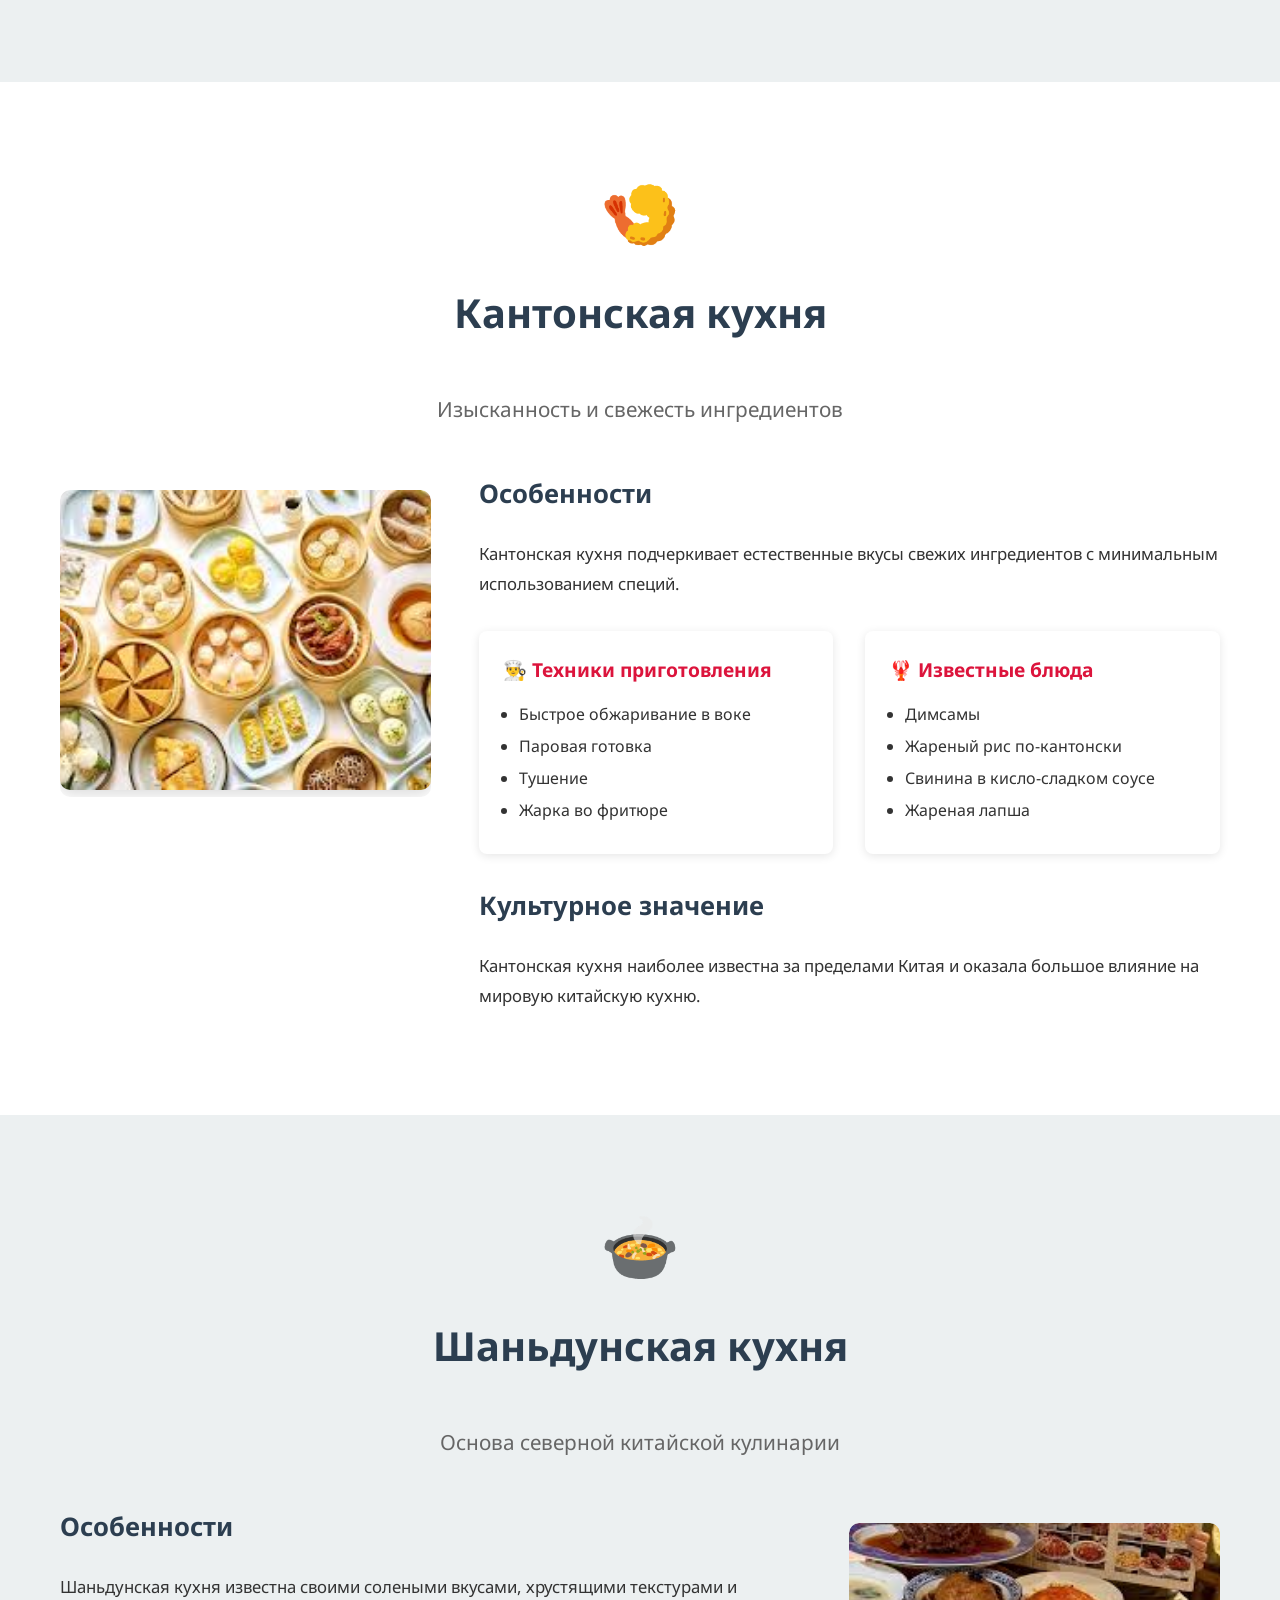
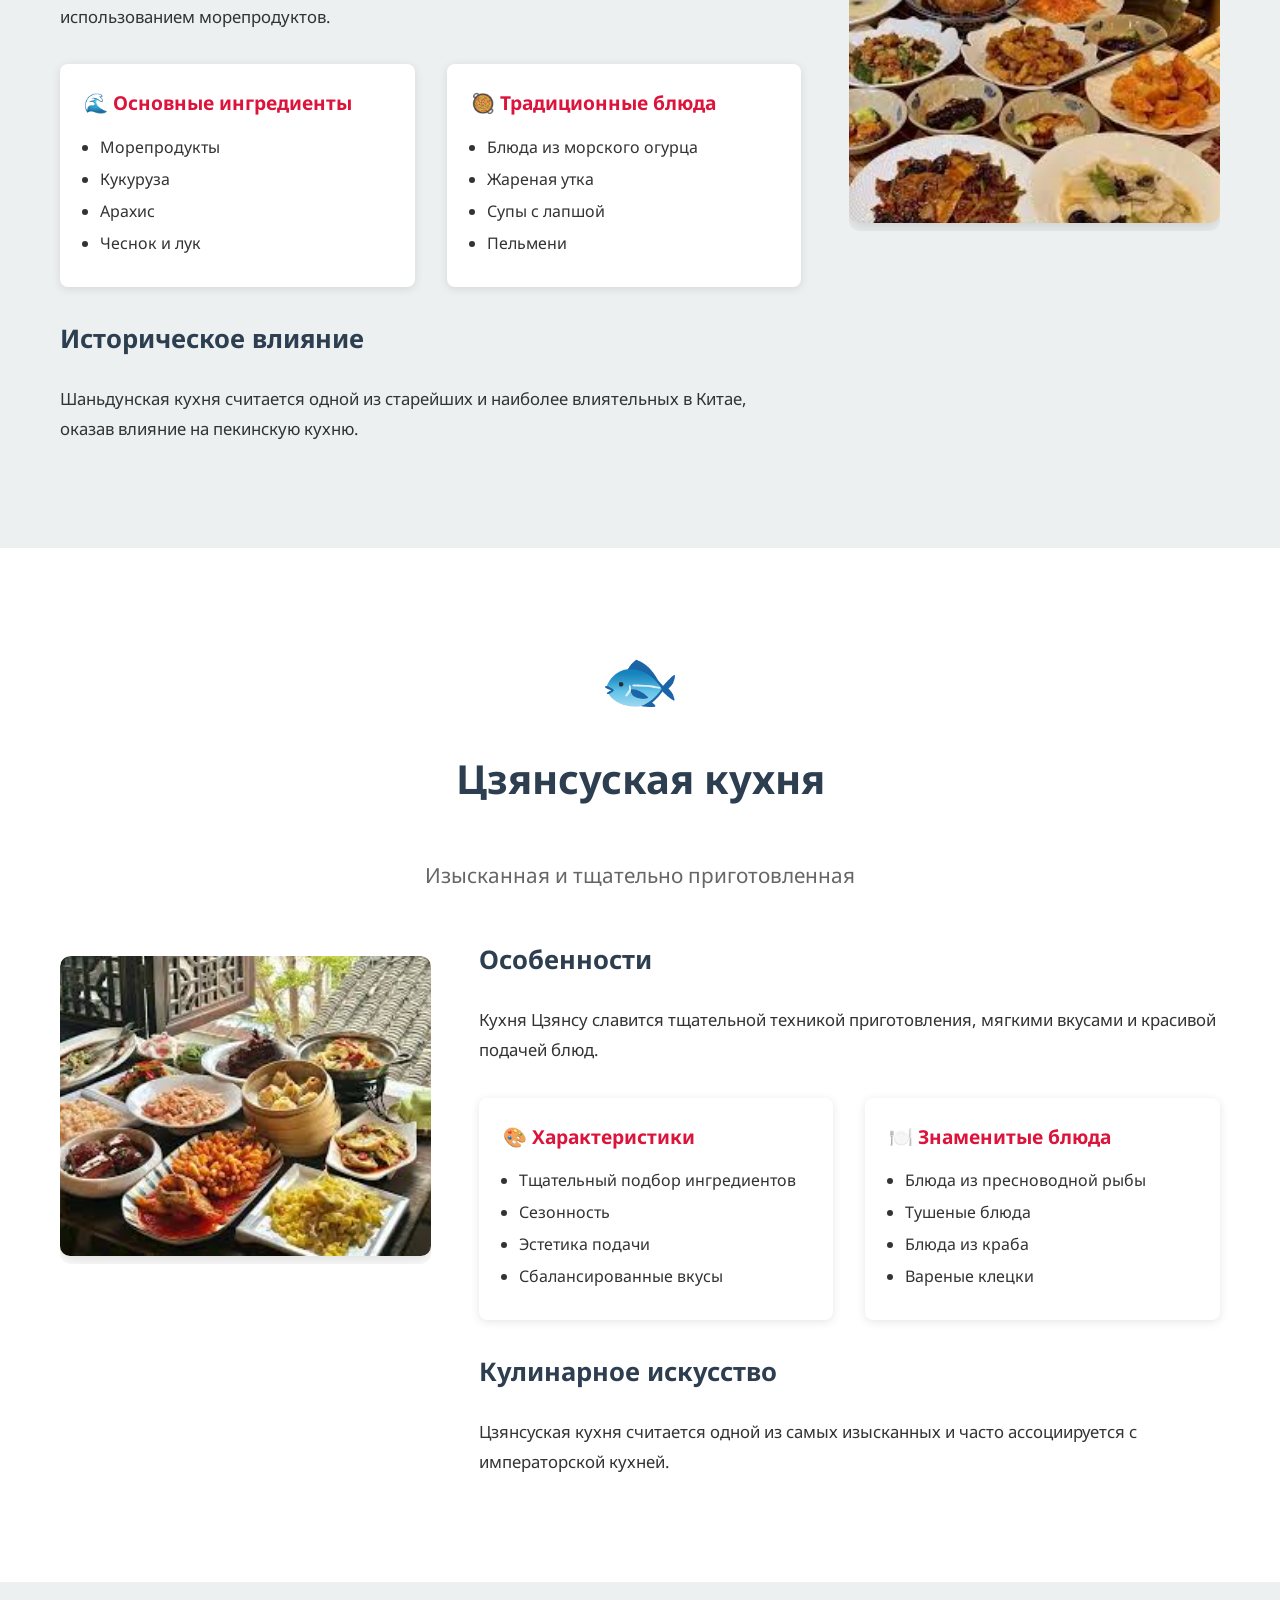
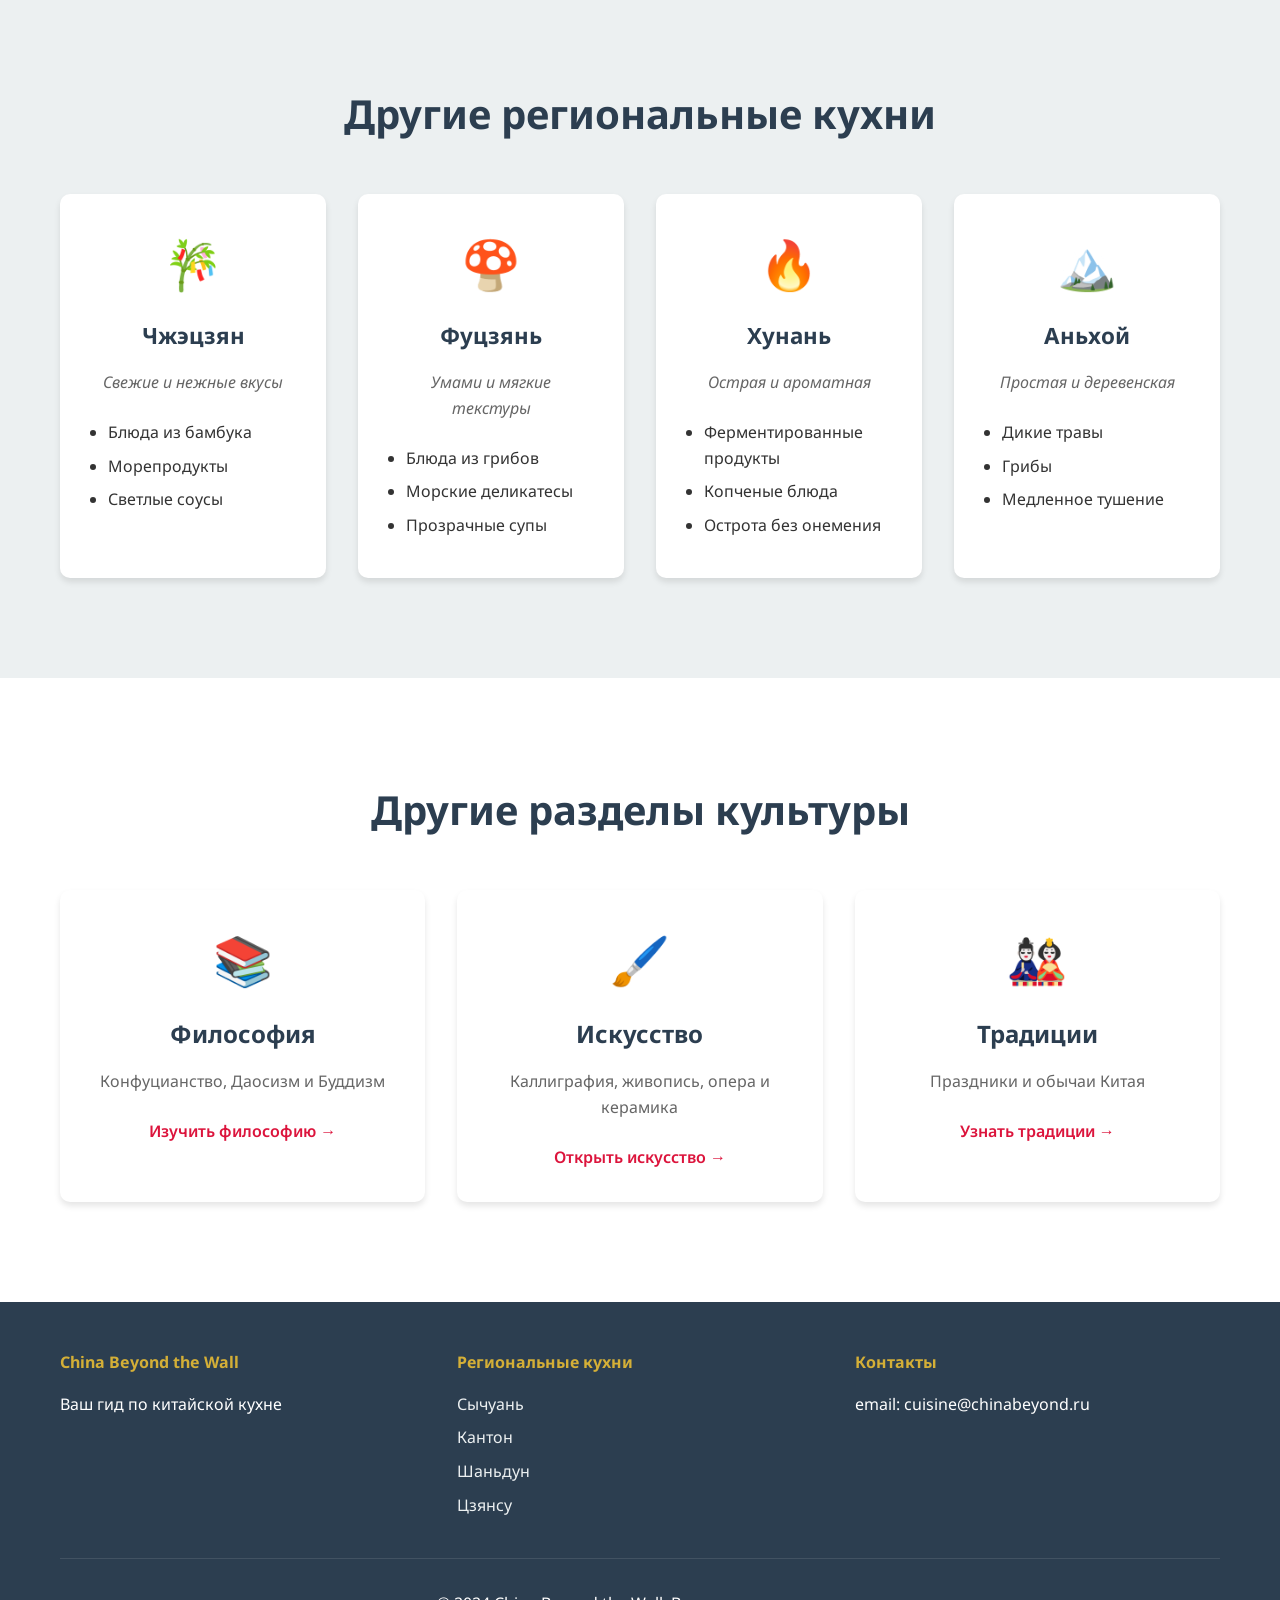
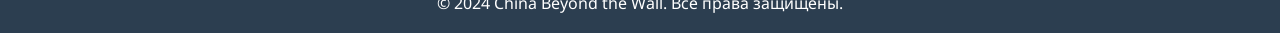
<file: pages/cuisine.html>
<!DOCTYPE html>
<html lang="ru">
<head>
    <meta charset="UTF-8">
    <meta name="viewport" content="width=device-width, initial-scale=1.0">
    <title>Китайская Кухня - China Beyond the Wall</title>
    <link rel="stylesheet" href="../style.css">
    <link href="https://fonts.googleapis.com/css2?family=Noto+Sans:wght@300;400;600;700&display=swap" rel="stylesheet">
</head>
<body>
    <!-- Header -->
    <header class="header">
        <nav class="navbar">
            <div class="nav-brand">
                <img src="../images/hero/logo8.jpg" alt="Логотип Китай" class="logo">
                <span class="brand-name">China Beyond the Wall</span>
            </div>
            <ul class="nav-menu">
                <li><a href="../index.html" class="nav-link">Главная</a></li>
                <li><a href="../index.html#culture" class="nav-link">Культура</a></li>
                <li><a href="../index.html#nature" class="nav-link">Природа</a></li>
                <li><a href="../index.html#people" class="nav-link">Люди</a></li>
                <li><a href="../index.html#interactive" class="nav-link">Карта</a></li>
            </ul>
            <div class="hamburger">
                <span></span>
                <span></span>
                <span></span>
            </div>
        </nav>
    </header>

   

    <!-- Красивый заголовок -->
    <section style="padding: 3rem 0;">
        <div class="container">
            <h1 class="elegant-main-title">Региональные особенности китайской кухни</h1>
            <div class="elegant-subtitle">Великие кулинарные традиции Китая</div>
        </div>
    </section>

    <!-- Navigation Menu for Cuisine Sections -->
    <section class="cuisine-nav-section">
        <div class="container">
            <div class="cuisine-nav-grid">
                <a href="#sichuan" class="cuisine-nav-item">
                    <div class="cuisine-nav-icon">🌶️</div>
                    <span>Сычуань</span>
                </a>
                <a href="#cantonese" class="cuisine-nav-item">
                    <div class="cuisine-nav-icon">🍤</div>
                    <span>Кантон</span>
                </a>
                <a href="#shandong" class="cuisine-nav-item">
                    <div class="cuisine-nav-icon">🍲</div>
                    <span>Шаньдун</span>
                </a>
                <a href="#jiangsu" class="cuisine-nav-item">
                    <div class="cuisine-nav-icon">🐟</div>
                    <span>Цзянсу</span>
                </a>
                <a href="#zhejiang" class="cuisine-nav-item">
                    <div class="cuisine-nav-icon">🎋</div>
                    <span>Чжэцзян</span>
                </a>
                <a href="#fujian" class="cuisine-nav-item">
                    <div class="cuisine-nav-icon">🍄</div>
                    <span>Фуцзянь</span>
                </a>
                <a href="#hunan" class="cuisine-nav-item">
                    <div class="cuisine-nav-icon">🔥</div>
                    <span>Хунань</span>
                </a>
                <a href="#anhui" class="cuisine-nav-item">
                    <div class="cuisine-nav-icon">🏔️</div>
                    <span>Аньхой</span>
                </a>
            </div>
        </div>
    </section>

    <!-- Sichuan Cuisine Section -->
    <section id="sichuan" class="section cuisine-section">
        <div class="container">
            <div class="cuisine-header">
                <div class="cuisine-icon">🌶️</div>
                <h2 class="section-title">Сычуаньская кухня</h2>
                <p class="cuisine-subtitle">Смелые, пряные и ароматные блюда</p>
            </div>
            
            <div class="cuisine-content">
                <div class="cuisine-text">
                    <h3>Особенности</h3>
                    <p>Сычуаньская кухня известна своими смелыми вкусами, особенно остротой и уникальным вкусом "мала" (острое и онемение).</p>
                    
                    <div class="cuisine-features">
                        <div class="feature">
                            <h4>🌶️ Характерные вкусы</h4>
                            <ul>
                                <li>Мала (острое и онемение)</li>
                                <li>Использование сычуаньского перца</li>
                                <li>Богатые ароматы</li>
                                <li>Сложные сочетания специй</li>
                            </ul>
                        </div>
                        <div class="feature">
                            <h4>🍴 Популярные блюда</h4>
                            <ul>
                                <li>Мапо тофу</li>
                                <li>Кунг Пао цыпленок</li>
                                <li>Сычуаньская горячая кастрюля</li>
                                <li>Даньдань лапша</li>
                            </ul>
                        </div>
                    </div>

                    <h3>Кулинарные секреты</h3>
                    <p>Сычуаньские повара мастерски используют ферментацию, сушку и копчение для создания сложных вкусовых профилей.</p>
                </div>
                
                <div class="cuisine-image">
                    <img src="../images/cuisine/Traditional-Sichuan-.webp" alt="Сычуаньская кухня" class="cuisine-photo">
                </div>
            </div>
        </div>
    </section>

    <!-- Cantonese Cuisine Section -->
    <section id="cantonese" class="section cuisine-section cantonese-section">
        <div class="container">
            <div class="cuisine-header">
                <div class="cuisine-icon">🍤</div>
                <h2 class="section-title">Кантонская кухня</h2>
                <p class="cuisine-subtitle">Изысканность и свежесть ингредиентов</p>
            </div>
            
            <div class="cuisine-content reversed">
                <div class="cuisine-image">
                    <img src="../images/cuisine/cantoncuisine.jpeg" alt="Кантонская кухня" class="cuisine-photo">
                </div>
                
                <div class="cuisine-text">
                    <h3>Особенности</h3>
                    <p>Кантонская кухня подчеркивает естественные вкусы свежих ингредиентов с минимальным использованием специй.</p>
                    
                    <div class="cuisine-features">
                        <div class="feature">
                            <h4>👨‍🍳 Техники приготовления</h4>
                            <ul>
                                <li>Быстрое обжаривание в воке</li>
                                <li>Паровая готовка</li>
                                <li>Тушение</li>
                                <li>Жарка во фритюре</li>
                            </ul>
                        </div>
                        <div class="feature">
                            <h4>🦞 Известные блюда</h4>
                            <ul>
                                <li>Димсамы</li>
                                <li>Жареный рис по-кантонски</li>
                                <li>Свинина в кисло-сладком соусе</li>
                                <li>Жареная лапша</li>
                            </ul>
                        </div>
                    </div>

                    <h3>Культурное значение</h3>
                    <p>Кантонская кухня наиболее известна за пределами Китая и оказала большое влияние на мировую китайскую кухню.</p>
                </div>
            </div>
        </div>
    </section>

    <!-- Shandong Cuisine Section -->
    <section id="shandong" class="section cuisine-section">
        <div class="container">
            <div class="cuisine-header">
                <div class="cuisine-icon">🍲</div>
                <h2 class="section-title">Шаньдунская кухня</h2>
                <p class="cuisine-subtitle">Основа северной китайской кулинарии</p>
            </div>
            
            <div class="cuisine-content">
                <div class="cuisine-text">
                    <h3>Особенности</h3>
                    <p>Шаньдунская кухня известна своими солеными вкусами, хрустящими текстурами и использованием морепродуктов.</p>
                    
                    <div class="cuisine-features">
                        <div class="feature">
                            <h4>🌊 Основные ингредиенты</h4>
                            <ul>
                                <li>Морепродукты</li>
                                <li>Кукуруза</li>
                                <li>Арахис</li>
                                <li>Чеснок и лук</li>
                            </ul>
                        </div>
                        <div class="feature">
                            <h4>🥘 Традиционные блюда</h4>
                            <ul>
                                <li>Блюда из морского огурца</li>
                                <li>Жареная утка</li>
                                <li>Супы с лапшой</li>
                                <li>Пельмени</li>
                            </ul>
                        </div>
                    </div>

                    <h3>Историческое влияние</h3>
                    <p>Шаньдунская кухня считается одной из старейших и наиболее влиятельных в Китае, оказав влияние на пекинскую кухню.</p>
                </div>
                
                <div class="cuisine-image">
                    <img src="../images/cuisine/shandunskaya.jpeg" alt="Шаньдунская кухня" class="cuisine-photo">
                </div>
            </div>
        </div>
    </section>

    <!-- Jiangsu Cuisine Section -->
    <section id="jiangsu" class="section cuisine-section jiangsu-section">
        <div class="container">
            <div class="cuisine-header">
                <div class="cuisine-icon">🐟</div>
                <h2 class="section-title">Цзянсуская кухня</h2>
                <p class="cuisine-subtitle">Изысканная и тщательно приготовленная</p>
            </div>
            
            <div class="cuisine-content reversed">
                <div class="cuisine-image">
                    <img src="../images/cuisine/cyansuskaya.jpeg" alt="Цзянсуская кухня" class="cuisine-photo">
                </div>
                
                <div class="cuisine-text">
                    <h3>Особенности</h3>
                    <p>Кухня Цзянсу славится тщательной техникой приготовления, мягкими вкусами и красивой подачей блюд.</p>
                    
                    <div class="cuisine-features">
                        <div class="feature">
                            <h4>🎨 Характеристики</h4>
                            <ul>
                                <li>Тщательный подбор ингредиентов</li>
                                <li>Сезонность</li>
                                <li>Эстетика подачи</li>
                                <li>Сбалансированные вкусы</li>
                            </ul>
                        </div>
                        <div class="feature">
                            <h4>🍽️ Знаменитые блюда</h4>
                            <ul>
                                <li>Блюда из пресноводной рыбы</li>
                                <li>Тушеные блюда</li>
                                <li>Блюда из краба</li>
                                <li>Вареные клецки</li>
                            </ul>
                        </div>
                    </div>

                    <h3>Кулинарное искусство</h3>
                    <p>Цзянсуская кухня считается одной из самых изысканных и часто ассоциируется с императорской кухней.</p>
                </div>
            </div>
        </div>
    </section>

    <!-- Other Cuisines Preview -->
    <section class="section preview-section">
        <div class="container">
            <h2 class="section-title">Другие региональные кухни</h2>
            <div class="preview-grid">
                <div class="preview-card">
                    <div class="preview-icon">🎋</div>
                    <h3>Чжэцзян</h3>
                    <p>Свежие и нежные вкусы</p>
                    <ul>
                        <li>Блюда из бамбука</li>
                        <li>Морепродукты</li>
                        <li>Светлые соусы</li>
                    </ul>
                </div>
                <div class="preview-card">
                    <div class="preview-icon">🍄</div>
                    <h3>Фуцзянь</h3>
                    <p>Умами и мягкие текстуры</p>
                    <ul>
                        <li>Блюда из грибов</li>
                        <li>Морские деликатесы</li>
                        <li>Прозрачные супы</li>
                    </ul>
                </div>
                <div class="preview-card">
                    <div class="preview-icon">🔥</div>
                    <h3>Хунань</h3>
                    <p>Острая и ароматная</p>
                    <ul>
                        <li>Ферментированные продукты</li>
                        <li>Копченые блюда</li>
                        <li>Острота без онемения</li>
                    </ul>
                </div>
                <div class="preview-card">
                    <div class="preview-icon">🏔️</div>
                    <h3>Аньхой</h3>
                    <p>Простая и деревенская</p>
                    <ul>
                        <li>Дикие травы</li>
                        <li>Грибы</li>
                        <li>Медленное тушение</li>
                    </ul>
                </div>
            </div>
        </div>
    </section>

    <!-- Related Articles -->
    <section class="section related-section">
        <div class="container">
            <h2 class="section-title">Другие разделы культуры</h2>
            <div class="cards-grid">
                <div class="card">
                    <div class="card-icon">📚</div>
                    <h3>Философия</h3>
                    <p>Конфуцианство, Даосизм и Буддизм</p>
                    <a href="philosophy.html" class="card-link">Изучить философию →</a>
                </div>
                <div class="card">
                    <div class="card-icon">🖌️</div>
                    <h3>Искусство</h3>
                    <p>Каллиграфия, живопись, опера и керамика</p>
                    <a href="art.html" class="card-link">Открыть искусство →</a>
                </div>
                <div class="card">
                    <div class="card-icon">🎎</div>
                    <h3>Традиции</h3>
                    <p>Праздники и обычаи Китая</p>
                    <a href="traditions.html" class="card-link">Узнать традиции →</a>
                </div>
            </div>
        </div>
    </section>

    <footer class="footer">
        <div class="container">
            <div class="footer-content">
                <div class="footer-section">
                    <h4>China Beyond the Wall</h4>
                    <p>Ваш гид по китайской кухне</p>
                </div>
                <div class="footer-section">
                    <h4>Региональные кухни</h4>
                    <ul>
                        <li><a href="#sichuan">Сычуань</a></li>
                        <li><a href="#cantonese">Кантон</a></li>
                        <li><a href="#shandong">Шаньдун</a></li>
                        <li><a href="#jiangsu">Цзянсу</a></li>
                    </ul>
                </div>
                <div class="footer-section">
                    <h4>Контакты</h4>
                    <p>email: cuisine@chinabeyond.ru</p>
                </div>
            </div>
            <div class="footer-bottom">
                <p>&copy; 2024 China Beyond the Wall. Все права защищены.</p>
            </div>
        </div>
    </footer>

    <script src="../script.js"></script>
    <script>
        function scrollToSection(sectionId) {
            document.getElementById(sectionId).scrollIntoView({
                behavior: 'smooth'
            });
        }

        // Простая навигация
        document.querySelectorAll('.cuisine-nav-item').forEach(link => {
            link.addEventListener('click', function(e) {
                e.preventDefault();
                const targetId = this.getAttribute('href');
                const targetSection = document.querySelector(targetId);
                
                if (targetSection) {
                    targetSection.scrollIntoView({
                        behavior: 'smooth',
                        block: 'start'
                    });
                }
            });
        });
    </script>
    <!-- Музыкальный плеер -->
<div id="music-player" class="music-player">
    <button id="music-toggle" class="music-btn">🔈 Вкл</button>
    
    <div class="volume-control">
        <span class="volume-icon">🔊</span>
        <input type="range" id="volume-slider" class="volume-slider" min="0" max="1" step="0.1" value="0.5">
    </div>
</div>

<!-- Аудио элемент -->
<audio id="bg-music" loop preload="auto">
    <source src="../music/bb0718fa61886da.mp3" type="audio/mpeg">
    Ваш браузер не поддерживает аудио элемент.
</audio>

<script src="../music-player.js"></script>
</body>
</html>
</file>
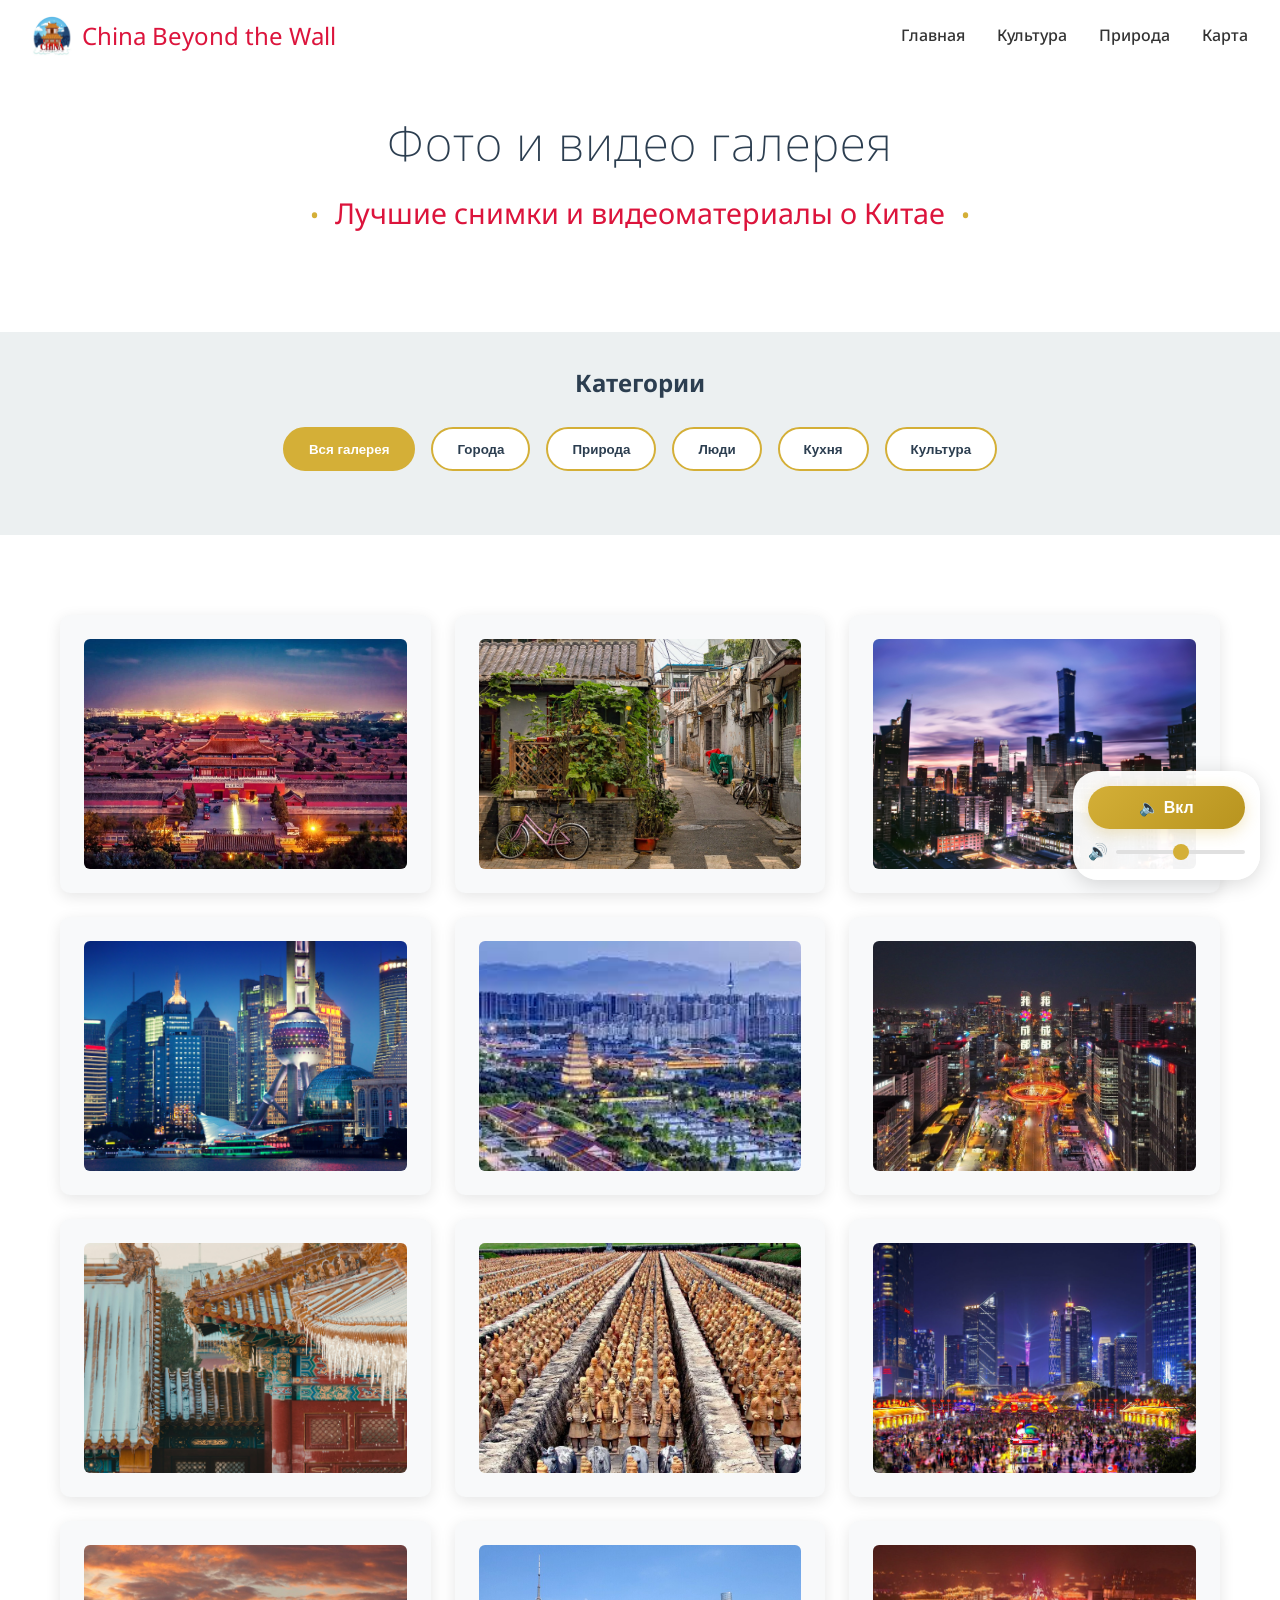
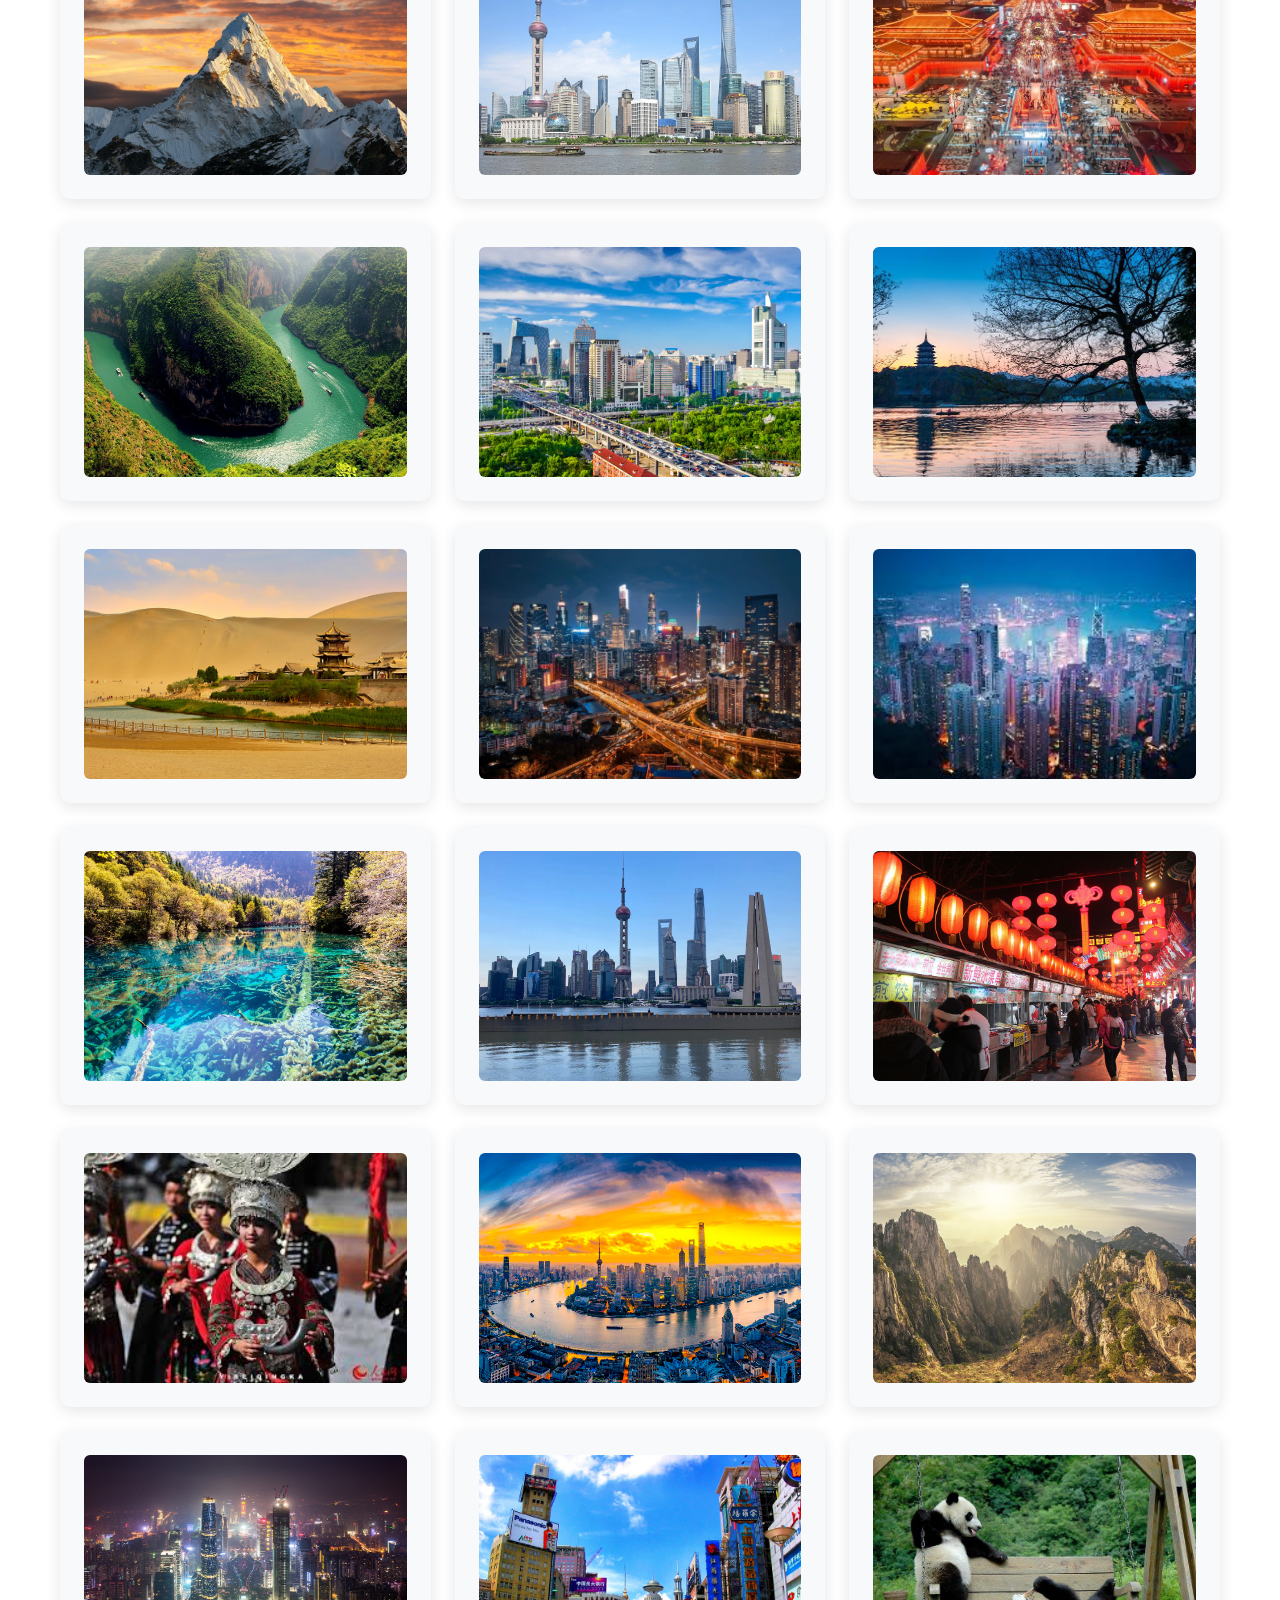
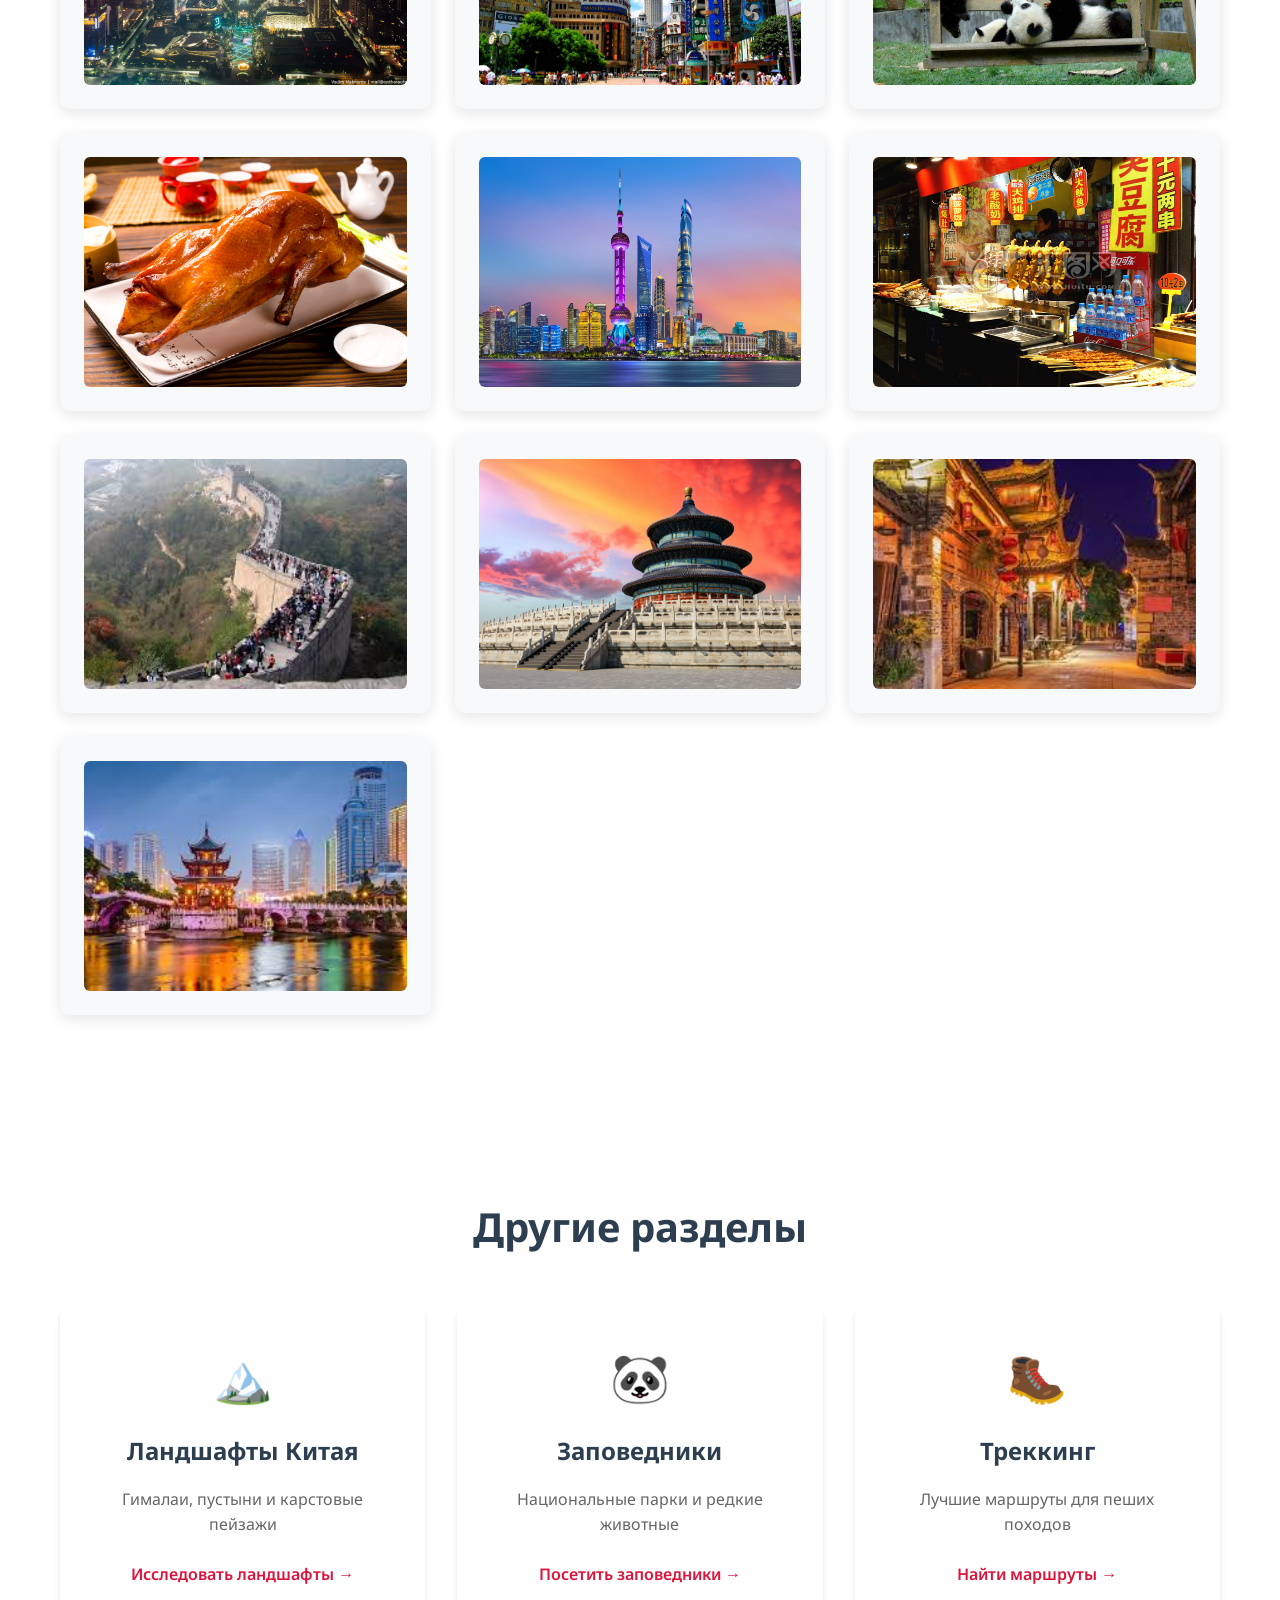
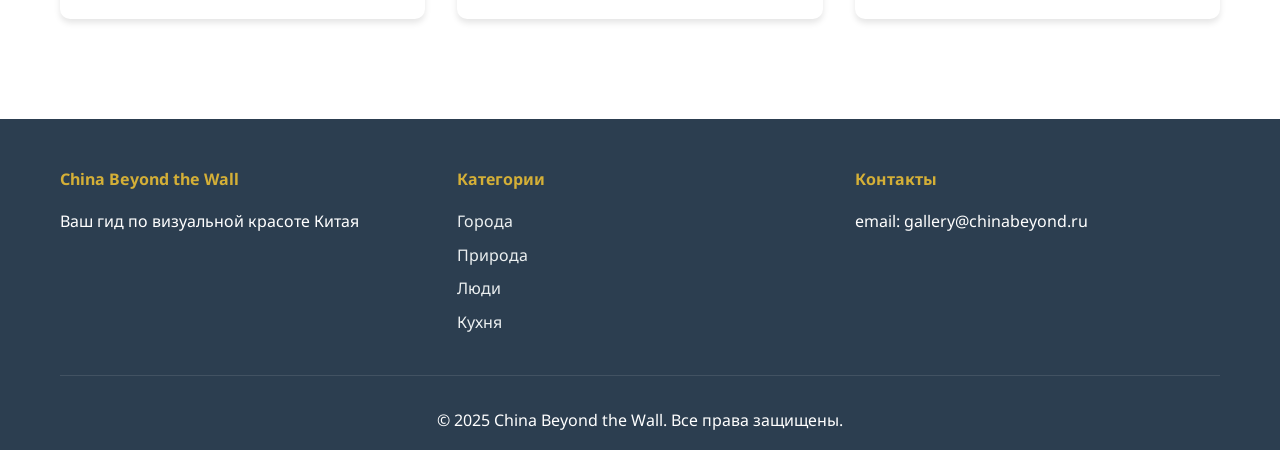
<file: pages/gallery.html>
<!DOCTYPE html>
<html lang="ru">

<head>
    <meta charset="UTF-8">
    <meta name="viewport" content="width=device-width, initial-scale=1.0">
    <title>Галерея Китая - China Beyond the Wall</title>
    <link rel="stylesheet" href="../style.css">
    <link href="https://fonts.googleapis.com/css2?family=Noto+Sans:wght@300;400;600;700&display=swap" rel="stylesheet">
</head>

<body>

    <!-- Header -->
    <header class="header">
        <nav class="navbar">
            <div class="nav-brand">
                <img src="../images/hero/logo8.jpg" alt="Логотип Китай" class="logo">
                <span class="brand-name">China Beyond the Wall</span>
            </div>
            <ul class="nav-menu">
                <li><a href="../index.html" class="nav-link">Главная</a></li>
                <li><a href="../index.html#culture" class="nav-link">Культура</a></li>
                <li><a href="../index.html#nature" class="nav-link">Природа</a></li>
                <li><a href="../index.html#interactive" class="nav-link">Карта</a></li>
            </ul>
            <div class="hamburger">
                <span></span>
                <span></span>
                <span></span>
            </div>
        </nav>
    </header>



    <!-- Красивый заголовок -->
    <section style="padding: 3rem 0;">
        <div class="container">
            <h1 class="elegant-main-title">Фото и видео галерея</h1>
            <div class="elegant-subtitle">Лучшие снимки и видеоматериалы о Китае</div>
        </div>
    </section>

    <!-- Main Filters -->
    <section class="filters-section">
        <div class="container">
            <div class="filters-container">
                <h3>Категории</h3>
                <div class="main-filters">
                    <button class="filter-btn main-filter active" data-category="all">Вся галерея</button>
                    <button class="filter-btn main-filter" data-category="cities">Города</button>
                    <button class="filter-btn main-filter" data-category="nature">Природа</button>
                    <button class="filter-btn main-filter" data-category="people">Люди</button>
                    <button class="filter-btn main-filter" data-category="cuisine">Кухня</button>
                    <button class="filter-btn main-filter" data-category="culture">Культура</button>
                </div>

                <!-- Subfilters Container -->
                <div class="subfilters-container">
                    <!-- Cities Subfilters -->
                    <div class="subfilter-group" data-parent="cities">
                        <h4>Города Китая</h4>
                        <div class="subfilters">
                            <button class="subfilter-btn" data-filter="beijing">Пекин</button>
                            <button class="subfilter-btn" data-filter="shanghai">Шанхай</button>
                            <button class="subfilter-btn" data-filter="guangzhou">Гуанчжоу</button>
                            <button class="subfilter-btn" data-filter="chengdu">Чэнду</button>
                            <button class="subfilter-btn" data-filter="xian">Сиань</button>
                            <button class="subfilter-btn" data-filter="hongkong">Гонконг</button>
                        </div>
                    </div>

                    <!-- Nature Subfilters -->
                    <div class="subfilter-group" data-parent="nature">
                        <h4>Природа Китая</h4>
                        <div class="subfilters">
                            <button class="subfilter-btn" data-filter="mountains">Горы</button>
                            <button class="subfilter-btn" data-filter="rivers">Реки</button>
                            <button class="subfilter-btn" data-filter="forests">Леса</button>
                            <button class="subfilter-btn" data-filter="deserts">Пустыни</button>
                            <button class="subfilter-btn" data-filter="lakes">Озера</button>
                            <button class="subfilter-btn" data-filter="parks">Национальные парки</button>
                        </div>
                    </div>

                    <!-- People Subfilters -->
                    <div class="subfilter-group" data-parent="people">
                        <h4>Люди и жизнь</h4>
                        <div class="subfilters">
                            <button class="subfilter-btn" data-filter="portraits">Портреты</button>
                            <button class="subfilter-btn" data-filter="daily-life">Повседневная жизнь</button>
                            <button class="subfilter-btn" data-filter="traditions">Традиции</button>
                            <button class="subfilter-btn" data-filter="festivals">Праздники</button>
                            <button class="subfilter-btn" data-filter="ethnic">Этнические группы</button>
                        </div>
                    </div>

                    <!-- Cuisine Subfilters -->
                    <div class="subfilter-group" data-parent="cuisine">
                        <h4>Китайская кухня</h4>
                        <div class="subfilters">
                            <button class="subfilter-btn" data-filter="dishes">Блюда</button>
                            <button class="subfilter-btn" data-filter="street-food">Уличная еда</button>
                            <button class="subfilter-btn" data-filter="cooking">Процесс готовки</button>
                            <button class="subfilter-btn" data-filter="ingredients">Ингредиенты</button>
                            <button class="subfilter-btn" data-filter="teahouses">Чайные дома</button>
                        </div>
                    </div>

                    <!-- Culture Subfilters -->
                    <div class="subfilter-group" data-parent="culture">
                        <h4>Культура и искусство</h4>
                        <div class="subfilters">
                            <button class="subfilter-btn" data-filter="architecture">Архитектура</button>
                            <button class="subfilter-btn" data-filter="temples">Храмы</button>
                            <button class="subfilter-btn" data-filter="art">Искусство</button>
                            <button class="subfilter-btn" data-filter="music">Музыка</button>
                            <button class="subfilter-btn" data-filter="dance">Танцы</button>
                        </div>
                    </div>
                </div>
            </div>
        </div>
    </section>

    <!-- Gallery Section -->
    <section id="gallery" class="section gallery-section">
        <div class="container">
            <div class="gallery-container">

                <div class="gallery-item" data-category="cities" data-filter="beijing">
                    <img src="../images/gallery/Запретный город1.jpg" alt="Запретный город" class="gallery-image">
                    <div class="gallery-overlay">
                        <h4>Запретный город</h4>
                        <p>Пекин</p>
                    </div>
                </div>

                <div class="gallery-item" data-category="cities" data-filter="beijing">
                    <img src="../images/gallery/Хутуны.jpg" alt="Хутуны Пекина" class="gallery-image">
                    <div class="gallery-overlay">
                        <h4>Хутуны</h4>
                        <p>Старые кварталы Пекина</p>
                    </div>
                </div>

                <div class="gallery-item" data-category="cities" data-filter="beijing">
                    <img src="../images/gallery/Небоскребы Пекина.jpg" alt="Небоскребы Пекина" class="gallery-image">
                    <div class="gallery-overlay">
                        <h4>Небоскребы Пекина</h4>
                        <p>Пекин</p>
                    </div>
                </div>

                <div class="gallery-item" data-category="cities" data-filter="shanghai">
                    <img src="../images/gallery/Набережная Вайтань.jpg" alt="Набережная Вайтань" class="gallery-image">
                    <div class="gallery-overlay">
                        <h4>Набережная Вайтань</h4>
                        <p>Шанхай</p>
                    </div>
                </div>

                   <div class="gallery-item" data-category="cities" data-filter="xian">
                    <img src="../images/gallery/cсиань.jpeg" alt="Набережная Вайтань" class="gallery-image">
                    <div class="gallery-overlay">
                        <h4>Сиань</h4>
                        <p>Сиань</p>
                    </div>
                </div>

                <div class="gallery-item" data-category="cities" data-filter="chengdu">
                    <img src="../images/gallery/чэнду1.webp" alt="Панды в Чэнду" class="gallery-image">
                    <div class="gallery-overlay">
                        <h4>Ночной город</h4>
                        <p>Чэнду</p>
                    </div>
                </div>

                <div class="gallery-item" data-category="cities" data-filter="beijing">
                    <img src="../images/gallery/запретный город2.jpg" alt="Запретный город" class="gallery-image">
                    <div class="gallery-overlay">
                        <h4>Запретный город</h4>
                        <p>Пекин</p>
                    </div>
                </div>

                <div class="gallery-item" data-category="cities" data-filter="xian">
                    <img src="../images/gallery/Терракотовая армия.webp" alt="Терракотовая армия" class="gallery-image">
                    <div class="gallery-overlay">
                        <h4>Терракотовая армия</h4>
                        <p>Сиань</p>
                    </div>
                </div>

                <div class="gallery-item" data-category="cities" data-filter="guangzhou">
                    <img src="../images/gallery/центргувнчжоу.jpg" alt="Набережная Вайтань" class="gallery-image">
                    <div class="gallery-overlay">
                        <h4>Центральная площадь</h4>
                        <p>Гуанчжоу</p>
                    </div>
                </div>

                <div class="gallery-item" data-category="nature" data-filter="mountains">
                    <img src="../images/gallery/Гималаи.jpg" alt="Гималаи" class="gallery-image">
                    <div class="gallery-overlay">
                        <h4>Гималаи</h4>
                        <p>Тибет</p>
                    </div>
                </div>


                <div class="gallery-item" data-category="cities" data-filter="shanghai">
                    <img src="../images/gallery/Небоскребы Шанхая.jpg" alt="Небоскребы Шанхая" class="gallery-image">
                    <div class="gallery-overlay">
                        <h4>Финансовый район</h4>
                        <p>Шанхай</p>
                    </div>
                </div>

                <div class="gallery-item" data-category="cities" data-filter="xian">
                    <img src="../images/gallery/сиань.jpg" alt="Набережная Вайтань" class="gallery-image">
                    <div class="gallery-overlay">
                        <h4>Ночной город</h4>
                        <p>Сиань</p>
                    </div>
                </div>

                <div class="gallery-item" data-category="nature" data-filter="rivers">
                    <img src="../images/gallery/Река Янцзы.jpg" alt="Река Янцзы" class="gallery-image">
                    <div class="gallery-overlay">
                        <h4>Река Янцзы</h4>
                        <p>Три ущелья</p>
                    </div>
                </div>

                <div class="gallery-item" data-category="cities" data-filter="beijing">
                    <img src="../images/gallery/пекин.webp" alt="Запретный город" class="gallery-image">
                    <div class="gallery-overlay">
                        <h4>Пекин</h4>
                        <p>Пекин</p>
                    </div>
                </div>

                <div class="gallery-item" data-category="nature" data-filter="lakes">
                    <img src="../images/gallery/западное озеро ханчжоу.jpg" alt="Западное озеро" class="gallery-image">
                    <div class="gallery-overlay">
                        <h4>Западное озеро</h4>
                        <p>Ханчжоу</p>
                    </div>
                </div>

                <div class="gallery-item" data-category="nature" data-filter="deserts">
                    <img src="../images/gallery/Пустыня Гоби.jpg" alt="Пустыня Гоби" class="gallery-image">
                    <div class="gallery-overlay">
                        <h4>Пустыня Гоби</h4>
                        <p>Внутренняя Монголия</p>
                    </div>
                </div>

                <div class="gallery-item" data-category="cities" data-filter="guangzhou">
                    <img src="../images/gallery/ночгуан.webp" alt="Набережная Вайтань" class="gallery-image">
                    <div class="gallery-overlay">
                        <h4>Ночной Гуанчжоу</h4>
                        <p>Гуанчжоу</p>
                    </div>
                </div>

                <div class="gallery-item" data-category="cities" data-filter="hongkong">
                    <img src="../images/gallery/гонконг.jpeg" alt="Запретный город" class="gallery-image">
                    <div class="gallery-overlay">
                        <h4>Ночной город</h4>
                        <p>Гонконг</p>
                    </div>
                </div>
                
                <div class="gallery-item" data-category="nature" data-filter="forests">
                    <img src="../images/gallery/Цзючжайгоу.jpg" alt="Лес Цзючжайгоу" class="gallery-image">
                    <div class="gallery-overlay">
                        <h4>Цзючжайгоу</h4>
                        <p>Сказочные леса</p>
                    </div>
                </div>

                <div class="gallery-item" data-category="cities" data-filter="shanghai">
                    <img src="../images/gallery/Набережная Вайтань1.webp" alt="Набережная Вайтань"
                        class="gallery-image">
                    <div class="gallery-overlay">
                        <h4>Набережная Вайтань</h4>
                        <p>Шанхай</p>
                    </div>
                </div>

                <div class="gallery-item" data-category="people" data-filter="daily-life">
                    <img src="../images/gallery/Уличный рынок.jpg" alt="Рынок" class="gallery-image">
                    <div class="gallery-overlay">
                        <h4>Уличный рынок</h4>
                        <p>Повседневная жизнь</p>
                    </div>
                </div>

                <div class="gallery-item" data-category="people" data-filter="ethnic">
                    <img src="../images/gallery/Народность Мяо.jpeg" alt="Народность Мяо" class="gallery-image">
                    <div class="gallery-overlay">
                        <h4>Народность Мяо</h4>
                        <p>Традиционные костюмы</p>
                    </div>
                </div>

                <div class="gallery-item" data-category="cities" data-filter="shanghai">
                    <img src="../images/gallery/shankhaj.jpg" alt="Набережная Вайтань" class="gallery-image">
                    <div class="gallery-overlay">
                        <h4>Рассвет</h4>
                        <p>Шанхай</p>
                    </div>
                </div>

                <div class="gallery-item" data-category="nature" data-filter="mountains">
                    <img src="../images/gallery/Горы Хуаншань.jpg" alt="Горы Хуаншань" class="gallery-image">
                    <div class="gallery-overlay">
                        <h4>Хуаншань</h4>
                        <p>Желтые горы</p>
                    </div>
                </div>

                <div class="gallery-item" data-category="cities" data-filter="guangzhou">
                    <img src="../images/gallery/гуанкриши.jpg" alt="Набережная Вайтань" class="gallery-image">
                    <div class="gallery-overlay">
                        <h4>Крыши и небоскребы</h4>
                        <p>Гуанчжоу</p>
                    </div>
                </div>

                <div class="gallery-item" data-category="cities" data-filter="beijing">
                    <img src="../images/gallery/pekin.jpg" alt="Запретный город" class="gallery-image">
                    <div class="gallery-overlay">
                        <h4>Пекин без границ</h4>
                        <p>Пекин</p>
                    </div>
                </div>
                <div class="gallery-item" data-category="cities" data-filter="chengdu">
                    <img src="../images/gallery/Панды в Чэнду.jpg" alt="Панды в Чэнду" class="gallery-image">
                    <div class="gallery-overlay">
                        <h4>заповедник панд</h4>
                        <p>Чэнду</p>
                    </div>
                </div>

                <div class="gallery-item" data-category="cuisine" data-filter="dishes">
                    <img src="../images/gallery/Утка по-пекински.jpeg" alt="Утка по-пекински" class="gallery-image">
                    <div class="gallery-overlay">
                        <h4>Утка по-пекински</h4>
                        <p>Знаменитое блюдо</p>
                    </div>
                </div>

                <div class="gallery-item" data-category="cities" data-filter="shanghai">
                    <img src="../images/gallery/шанхай ночь.webp" alt="Набережная Вайтань" class="gallery-image">
                    <div class="gallery-overlay">
                        <h4>Ночной Шанхай</h4>
                        <p>Шанхай</p>
                    </div>
                </div>

                <div class="gallery-item" data-category="cuisine" data-filter="street-food">
                    <img src="../images/gallery/Уличная еда.jpg" alt="Уличная еда" class="gallery-image">
                    <div class="gallery-overlay">
                        <h4>Уличная еда</h4>
                        <p>Ночной рынок</p>
                    </div>
                </div>

                <div class="gallery-item" data-category="culture" data-filter="architecture">
                    <img src="../images/gallery/Великая стена.jpeg" alt="Великая стена" class="gallery-image">
                    <div class="gallery-overlay">
                        <h4>Великая Китайская стена</h4>
                        <p>Архитектурное чудо</p>
                    </div>
                </div>

                <div class="gallery-item" data-category="culture" data-filter="temples">
                    <img src="../images/gallery/Храм Неба.jpg" alt="Храм Неба" class="gallery-image">
                    <div class="gallery-overlay">
                        <h4>Храм Неба</h4>
                        <p>Пекин</p>
                    </div>
                </div>

                <div class="gallery-item" data-category="cities" data-filter="chengdu">
                    <img src="../images/gallery/чэнду2.jpeg" alt="Панды в Чэнду" class="gallery-image">
                    <div class="gallery-overlay">
                        <h4>Улицы города</h4>
                        <p>Чэнду</p>
                    </div>
                </div>

                <div class="gallery-item" data-category="cities" data-filter="beijing">
                    <img src="../images/gallery/пекин22.jpeg" alt="Запретный город" class="gallery-image">
                    <div class="gallery-overlay">
                        <h4>Ночной город</h4>
                        <p>Пекин</p>
                    </div>
                </div>


            </div>
        </div>
    </section>

    <!-- Related Articles -->
    <section class="section related-section">
        <div class="container">
            <h2 class="section-title">Другие разделы</h2>
            <div class="cards-grid">
                <div class="card">
                    <div class="card-icon">🏔️</div>
                    <h3>Ландшафты Китая</h3>
                    <p>Гималаи, пустыни и карстовые пейзажи</p>
                    <a href="landscapes.html" class="card-link">Исследовать ландшафты →</a>
                </div>
                <div class="card">
                    <div class="card-icon">🐼</div>
                    <h3>Заповедники</h3>
                    <p>Национальные парки и редкие животные</p>
                    <a href="reserves.html" class="card-link">Посетить заповедники →</a>
                </div>
                <div class="card">
                    <div class="card-icon">🥾</div>
                    <h3>Треккинг</h3>
                    <p>Лучшие маршруты для пеших походов</p>
                    <a href="trekking.html" class="card-link">Найти маршруты →</a>
                </div>
            </div>
        </div>
    </section>

    <footer class="footer">
        <div class="container">
            <div class="footer-content">
                <div class="footer-section">
                    <h4>China Beyond the Wall</h4>
                    <p>Ваш гид по визуальной красоте Китая</p>
                </div>
                <div class="footer-section">
                    <h4>Категории</h4>
                    <ul>
                        <li><a href="#gallery">Города</a></li>
                        <li><a href="#gallery">Природа</a></li>
                        <li><a href="#gallery">Люди</a></li>
                        <li><a href="#gallery">Кухня</a></li>
                    </ul>
                </div>
                <div class="footer-section">
                    <h4>Контакты</h4>
                    <p>email: gallery@chinabeyond.ru</p>
                </div>
            </div>
            <div class="footer-bottom">
                <p>&copy; 2025 China Beyond the Wall. Все права защищены.</p>
            </div>
        </div>
    </footer>

    <script src="../script.js"></script>
    <script>
        function scrollToSection(sectionId) {
            document.getElementById(sectionId).scrollIntoView({
                behavior: 'smooth'
            });
        }

        // Gallery Filter Functionality
        const mainFilters = document.querySelectorAll('.main-filter');
        const subfilterBtns = document.querySelectorAll('.subfilter-btn');
        const subfilterGroups = document.querySelectorAll('.subfilter-group');
        const galleryItems = document.querySelectorAll('.gallery-item');

        let currentMainFilter = 'all';
        let currentSubFilter = 'all';

        // Main Filters
        mainFilters.forEach(button => {
            button.addEventListener('click', function () {
                // Remove active class from all main filters
                mainFilters.forEach(btn => btn.classList.remove('active'));
                // Add active class to clicked button
                this.classList.add('active');

                currentMainFilter = this.getAttribute('data-category');
                currentSubFilter = 'all';

                // Hide all subfilter groups
                subfilterGroups.forEach(group => group.style.display = 'none');

                // Show relevant subfilter group
                if (currentMainFilter !== 'all') {
                    const relevantGroup = document.querySelector(`.subfilter-group[data-parent="${currentMainFilter}"]`);
                    if (relevantGroup) {
                        relevantGroup.style.display = 'block';
                    }
                }

                // Reset all subfilter buttons
                subfilterBtns.forEach(btn => btn.classList.remove('active'));

                filterGallery();
            });
        });

        // Subfilters
        subfilterBtns.forEach(button => {
            button.addEventListener('click', function () {
                // Remove active class from all subfilters in the same group
                const parentGroup = this.closest('.subfilter-group');
                parentGroup.querySelectorAll('.subfilter-btn').forEach(btn => btn.classList.remove('active'));

                // Add active class to clicked button
                this.classList.add('active');

                currentSubFilter = this.getAttribute('data-filter');

                filterGallery();
            });
        });

        function filterGallery() {
            galleryItems.forEach(item => {
                const itemCategory = item.getAttribute('data-category');
                const itemFilter = item.getAttribute('data-filter');

                if (currentMainFilter === 'all') {
                    // Show all items
                    item.style.display = 'block';
                } else if (currentSubFilter === 'all') {
                    // Show all items in current main category
                    if (itemCategory === currentMainFilter) {
                        item.style.display = 'block';
                    } else {
                        item.style.display = 'none';
                    }
                } else {
                    // Show items matching both main category and subfilter
                    if (itemCategory === currentMainFilter && itemFilter === currentSubFilter) {
                        item.style.display = 'block';
                    } else {
                        item.style.display = 'none';
                    }
                }
            });
        }

        // Initialize gallery
        filterGallery();
    </script>
    <!-- Музыкальный плеер -->
    <div id="music-player" class="music-player">
        <button id="music-toggle" class="music-btn">🔈 Вкл</button>

        <div class="volume-control">
            <span class="volume-icon">🔊</span>
            <input type="range" id="volume-slider" class="volume-slider" min="0" max="1" step="0.1" value="0.5">
        </div>
    </div>

    <!-- Аудио элемент -->
    <audio id="bg-music" loop preload="auto">
        <source src="../music/bb0718fa61886da.mp3" type="audio/mpeg">
        Ваш браузер не поддерживает аудио элемент.
    </audio>

    <script src="../music-player.js"></script>
</body>

</html>
</file>
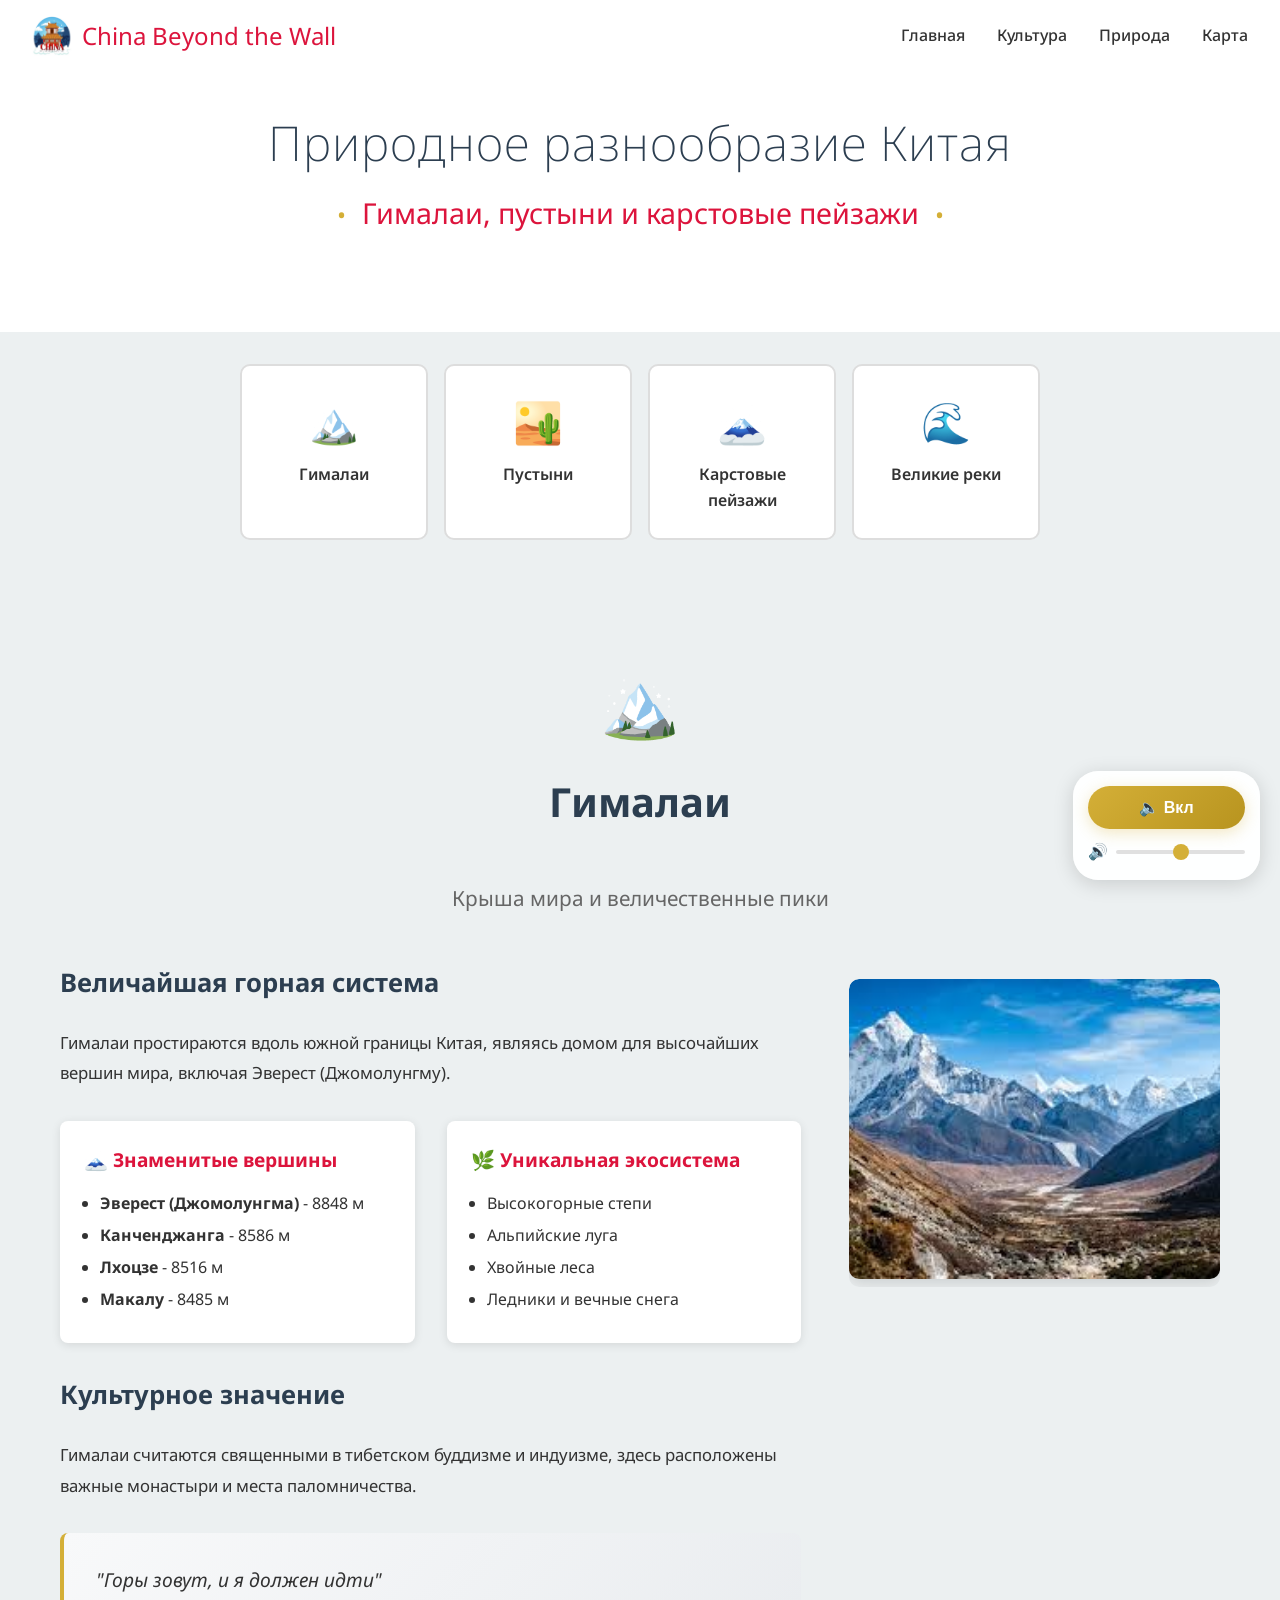
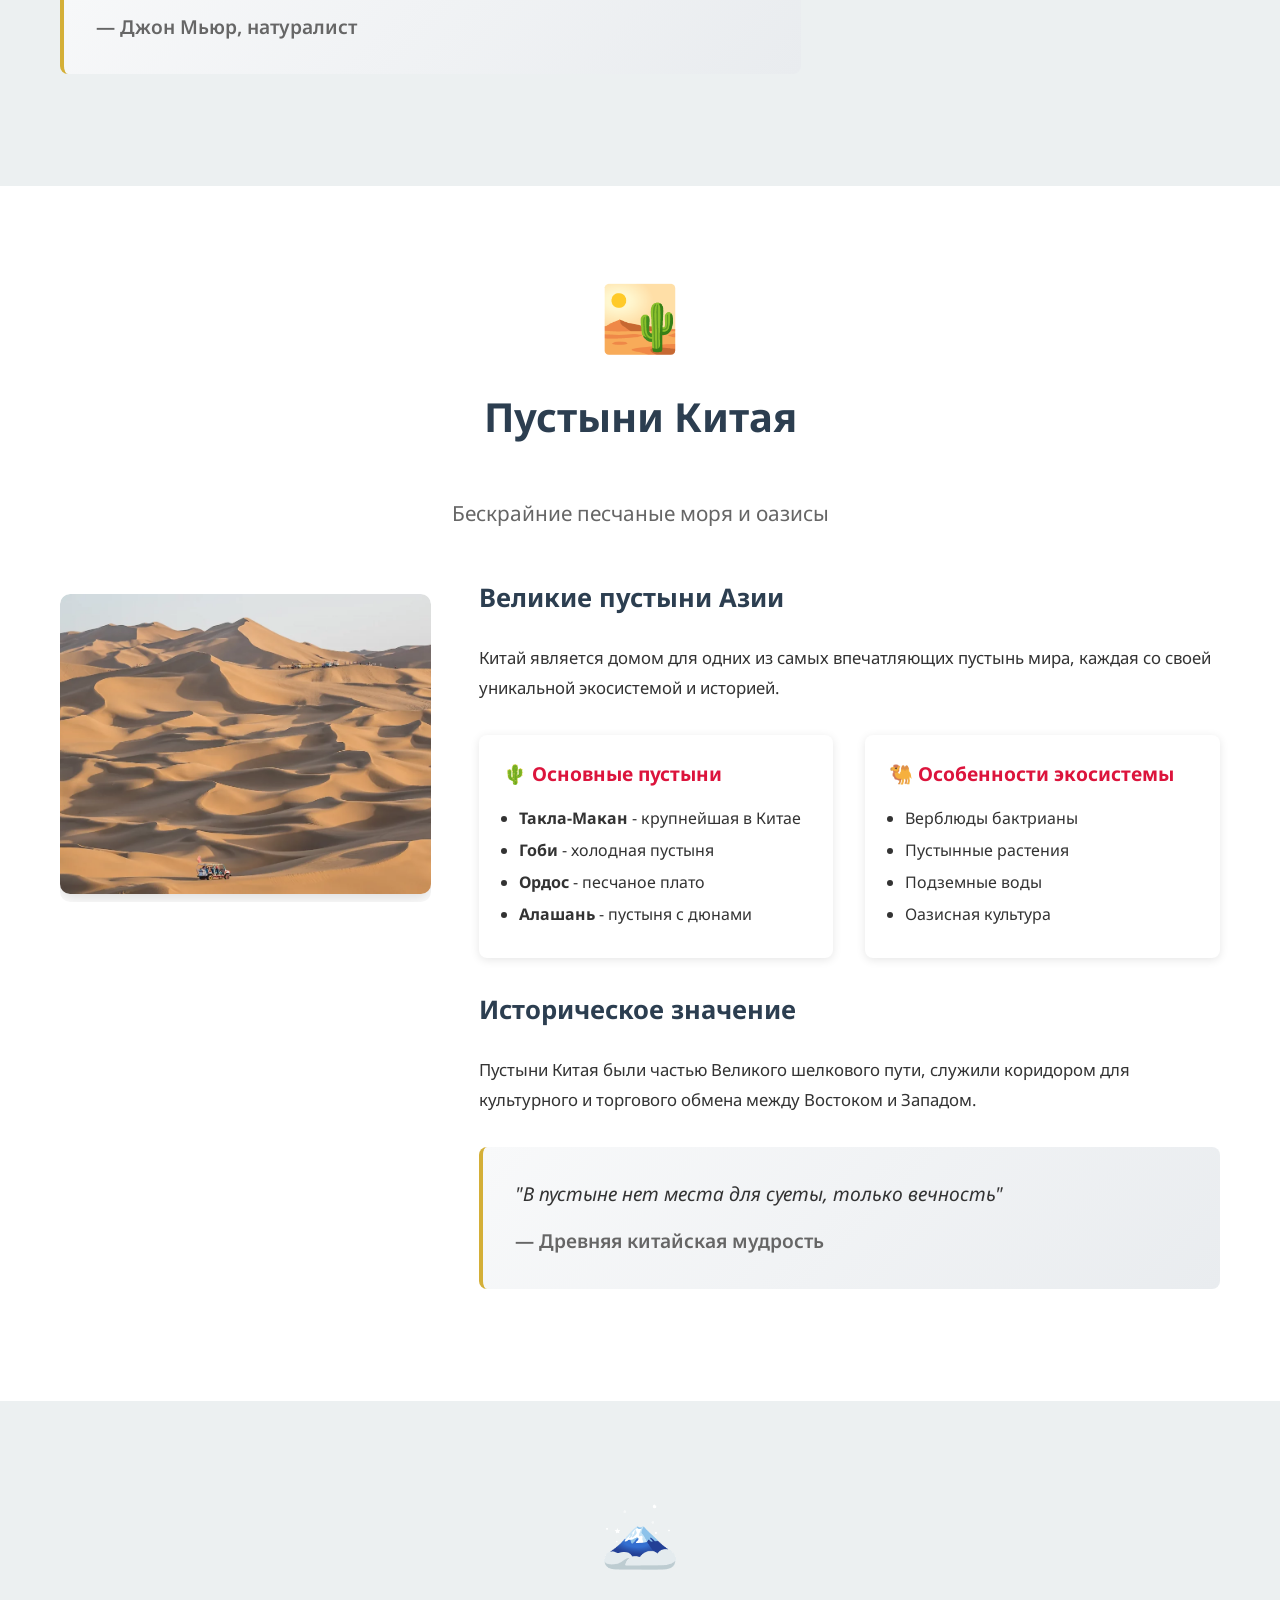
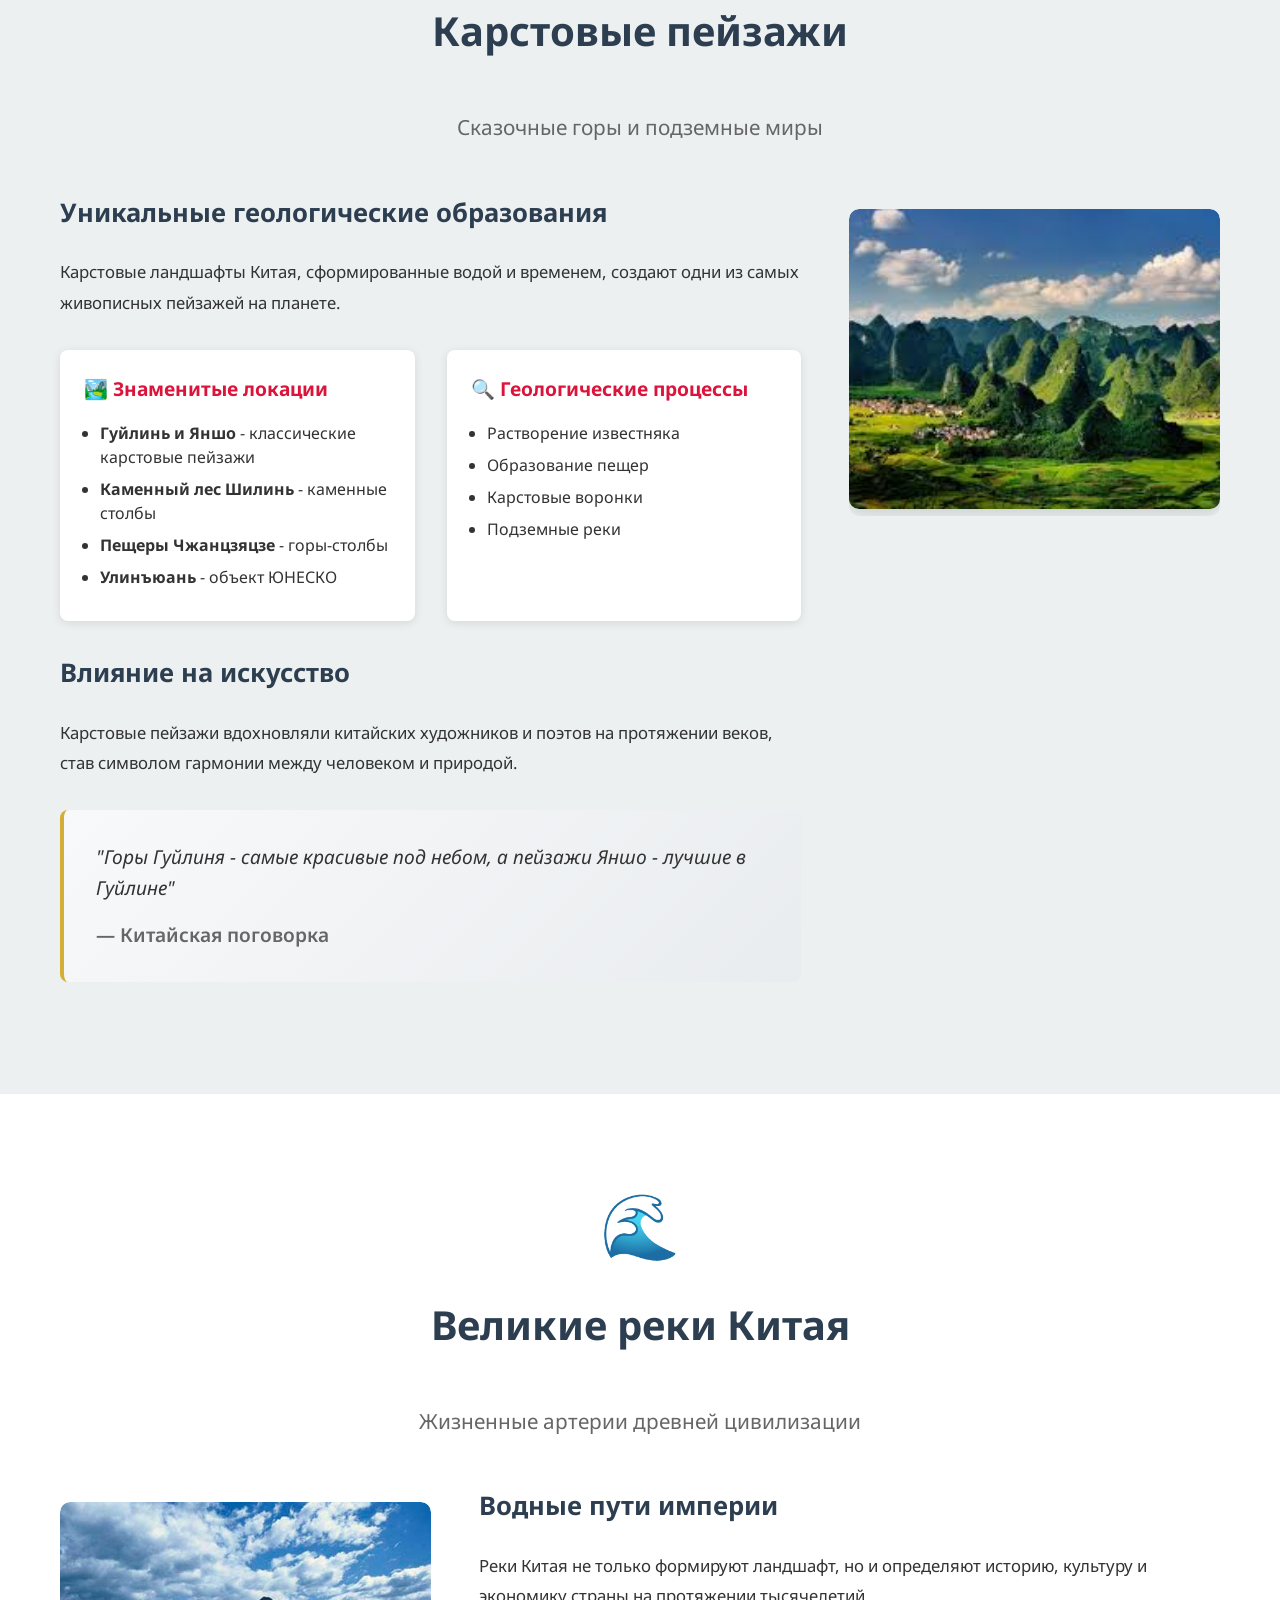
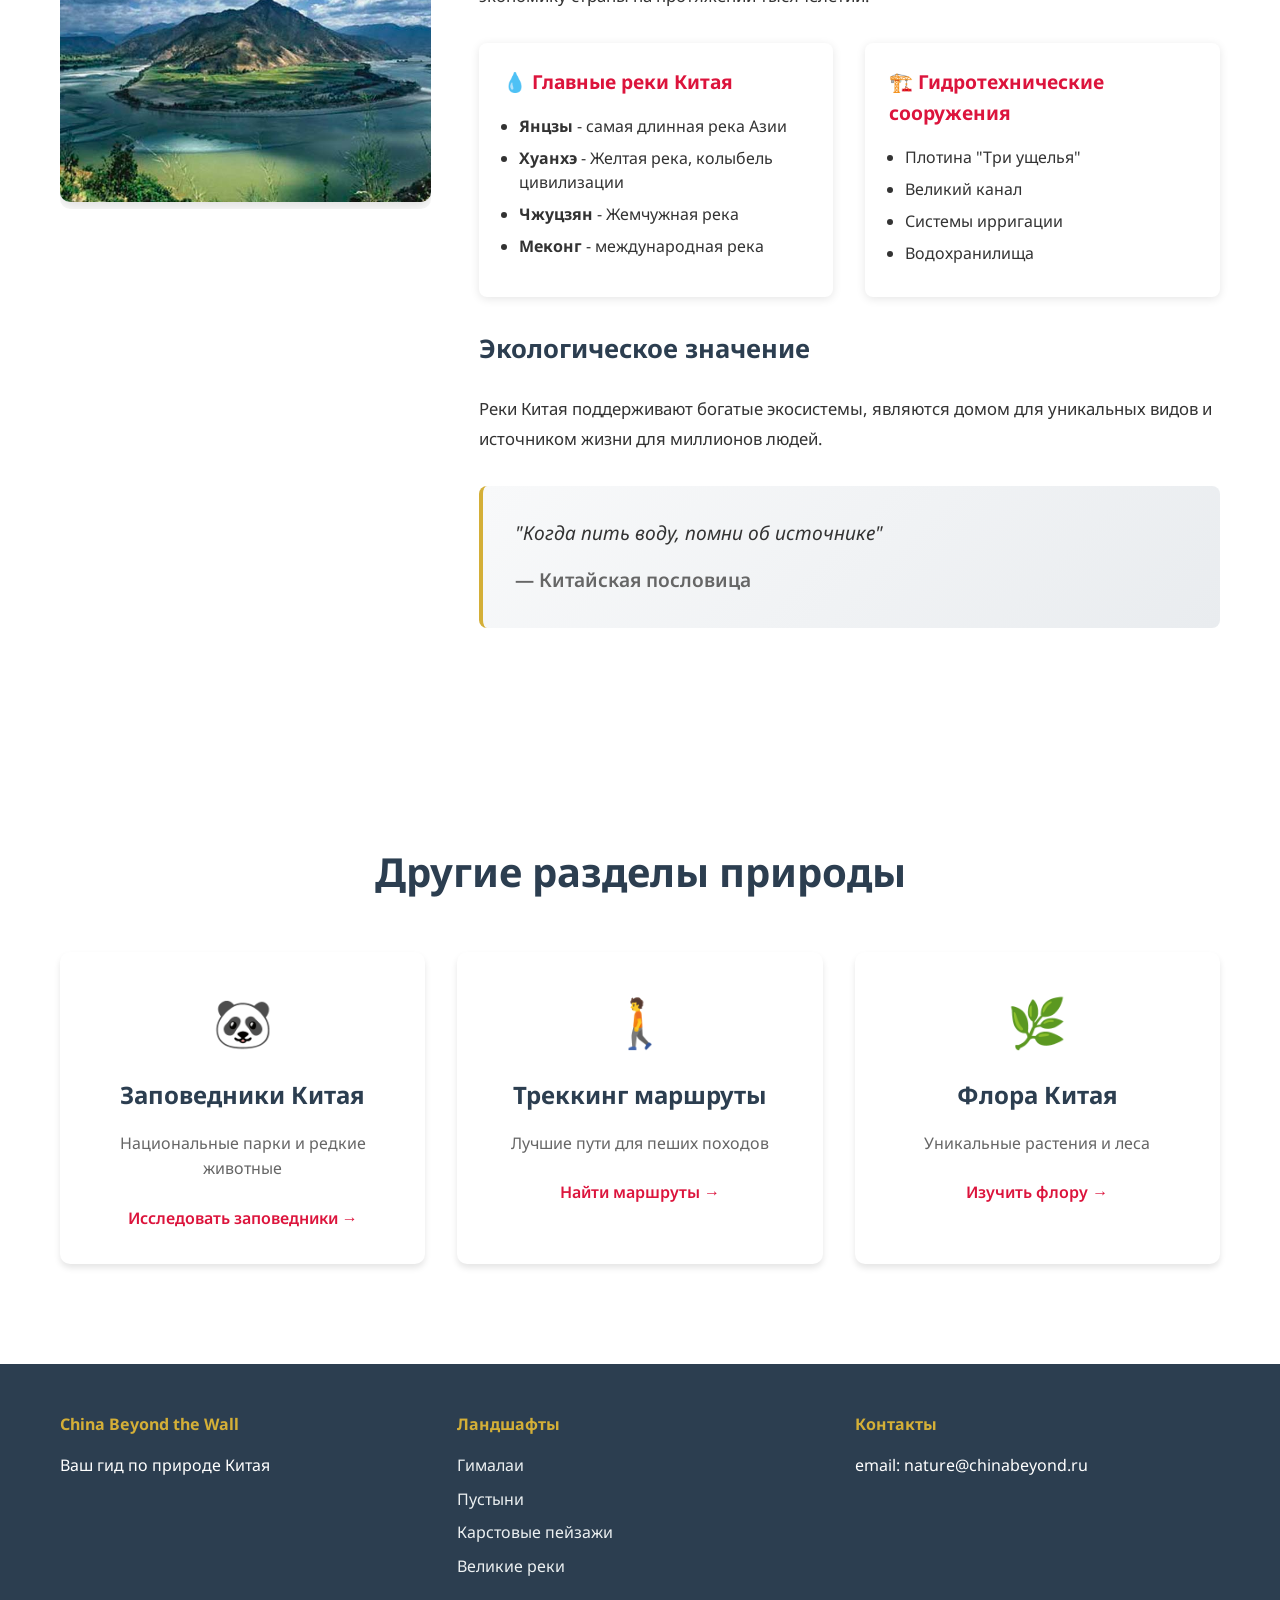
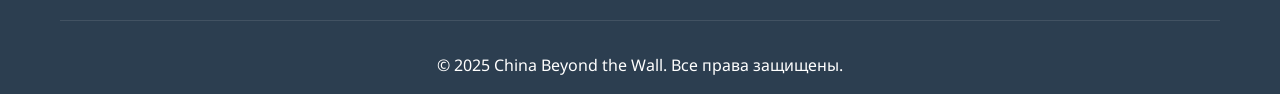
<file: pages/landscapes.html>
<!DOCTYPE html>
<html lang="ru">
<head>
    <meta charset="UTF-8">
    <meta name="viewport" content="width=device-width, initial-scale=1.0">
    <title>Ландшафты Китая - China Beyond the Wall</title>
    <link rel="stylesheet" href="../style.css">
    <link href="https://fonts.googleapis.com/css2?family=Noto+Sans:wght@300;400;600;700&display=swap" rel="stylesheet">
</head>
<body>
    
    <!-- Header -->
    <header class="header">
        <nav class="navbar">
            <div class="nav-brand">
                <img src="../images/hero/logo8.jpg" alt="Логотип Китай" class="logo">
                <span class="brand-name">China Beyond the Wall</span>
            </div>
            <ul class="nav-menu">
                <li><a href="../index.html" class="nav-link">Главная</a></li>
                <li><a href="../index.html#culture" class="nav-link">Культура</a></li>
                <li><a href="../index.html#nature" class="nav-link">Природа</a></li>
                <li><a href="../index.html#interactive" class="nav-link">Карта</a></li>
            </ul>
            <div class="hamburger">
                <span></span>
                <span></span>
                <span></span>
            </div>
        </nav>
    </header>

   

    <!-- Красивый заголовок -->
    <section style="padding: 3rem 0;">
        <div class="container">
            <h1 class="elegant-main-title">Природное разнообразие Китая</h1>
            <div class="elegant-subtitle">Гималаи, пустыни и карстовые пейзажи</div>
        </div>
    </section>

    <!-- Navigation Menu for Landscapes Sections -->
    <section class="landscapes-nav-section">
        <div class="container">
            <div class="landscapes-nav-grid">
                <a href="#himalayas" class="landscapes-nav-item">
                    <div class="landscapes-nav-icon">🏔️</div>
                    <span>Гималаи</span>
                </a>
                <a href="#deserts" class="landscapes-nav-item">
                    <div class="landscapes-nav-icon">🏜️</div>
                    <span>Пустыни</span>
                </a>
                <a href="#karst" class="landscapes-nav-item">
                    <div class="landscapes-nav-icon">🗻</div>
                    <span>Карстовые пейзажи</span>
                </a>
                <a href="#rivers" class="landscapes-nav-item">
                    <div class="landscapes-nav-icon">🌊</div>
                    <span>Великие реки</span>
                </a>
            </div>
        </div>
    </section>

    <!-- Himalayas Section -->
    <section id="himalayas" class="section landscapes-section">
        <div class="container">
            <div class="landscapes-header">
                <div class="landscapes-icon">🏔️</div>
                <h2 class="section-title">Гималаи</h2>
                <p class="landscapes-subtitle">Крыша мира и величественные пики</p>
            </div>
            
            <div class="landscapes-content">
                <div class="landscapes-text">
                    <h3>Величайшая горная система</h3>
                    <p>Гималаи простираются вдоль южной границы Китая, являясь домом для высочайших вершин мира, включая Эверест (Джомолунгму).</p>
                    
                    <div class="landscapes-features">
                        <div class="feature">
                            <h4>🗻 Знаменитые вершины</h4>
                            <ul>
                                <li><strong>Эверест (Джомолунгма)</strong> - 8848 м</li>
                                <li><strong>Канченджанга</strong> - 8586 м</li>
                                <li><strong>Лхоцзе</strong> - 8516 м</li>
                                <li><strong>Макалу</strong> - 8485 м</li>
                            </ul>
                        </div>
                        <div class="feature">
                            <h4>🌿 Уникальная экосистема</h4>
                            <ul>
                                <li>Высокогорные степи</li>
                                <li>Альпийские луга</li>
                                <li>Хвойные леса</li>
                                <li>Ледники и вечные снега</li>
                            </ul>
                        </div>
                    </div>

                    <h3>Культурное значение</h3>
                    <p>Гималаи считаются священными в тибетском буддизме и индуизме, здесь расположены важные монастыри и места паломничества.</p>

                    <div class="landscapes-quote">
                        <blockquote>
                            "Горы зовут, и я должен идти"
                            <cite>— Джон Мьюр, натуралист</cite>
                        </blockquote>
                    </div>
                </div>
                
                <div class="landscapes-image">
                    <img src="../images/landscapes/гималаи.jpeg" alt="Гималаи" class="landscapes-photo">
                </div>
            </div>
        </div>
    </section>

    <!-- Deserts Section -->
    <section id="deserts" class="section landscapes-section deserts-section">
        <div class="container">
            <div class="landscapes-header">
                <div class="landscapes-icon">🏜️</div>
                <h2 class="section-title">Пустыни Китая</h2>
                <p class="landscapes-subtitle">Бескрайние песчаные моря и оазисы</p>
            </div>
            
            <div class="landscapes-content reversed">
                <div class="landscapes-image">
                    <img src="../images/landscapes/пустыня китая.webp" alt="Пустыня Такла-Макан" class="landscapes-photo">
                </div>
                
                <div class="landscapes-text">
                    <h3>Великие пустыни Азии</h3>
                    <p>Китай является домом для одних из самых впечатляющих пустынь мира, каждая со своей уникальной экосистемой и историей.</p>
                    
                    <div class="landscapes-features">
                        <div class="feature">
                            <h4>🌵 Основные пустыни</h4>
                            <ul>
                                <li><strong>Такла-Макан</strong> - крупнейшая в Китае</li>
                                <li><strong>Гоби</strong> - холодная пустыня</li>
                                <li><strong>Ордос</strong> - песчаное плато</li>
                                <li><strong>Алашань</strong> - пустыня с дюнами</li>
                            </ul>
                        </div>
                        <div class="feature">
                            <h4>🐫 Особенности экосистемы</h4>
                            <ul>
                                <li>Верблюды бактрианы</li>
                                <li>Пустынные растения</li>
                                <li>Подземные воды</li>
                                <li>Оазисная культура</li>
                            </ul>
                        </div>
                    </div>

                    <h3>Историческое значение</h3>
                    <p>Пустыни Китая были частью Великого шелкового пути, служили коридором для культурного и торгового обмена между Востоком и Западом.</p>

                    <div class="landscapes-quote">
                        <blockquote>
                            "В пустыне нет места для суеты, только вечность"
                            <cite>— Древняя китайская мудрость</cite>
                        </blockquote>
                    </div>
                </div>
            </div>
        </div>
    </section>

    <!-- Karst Section -->
    <section id="karst" class="section landscapes-section karst-section">
        <div class="container">
            <div class="landscapes-header">
                <div class="landscapes-icon">🗻</div>
                <h2 class="section-title">Карстовые пейзажи</h2>
                <p class="landscapes-subtitle">Сказочные горы и подземные миры</p>
            </div>
            
            <div class="landscapes-content">
                <div class="landscapes-text">
                    <h3>Уникальные геологические образования</h3>
                    <p>Карстовые ландшафты Китая, сформированные водой и временем, создают одни из самых живописных пейзажей на планете.</p>
                    
                    <div class="landscapes-features">
                        <div class="feature">
                            <h4>🏞️ Знаменитые локации</h4>
                            <ul>
                                <li><strong>Гуйлинь и Яншо</strong> - классические карстовые пейзажи</li>
                                <li><strong>Каменный лес Шилинь</strong> - каменные столбы</li>
                                <li><strong>Пещеры Чжанцзяцзе</strong> - горы-столбы</li>
                                <li><strong>Улинъюань</strong> - объект ЮНЕСКО</li>
                            </ul>
                        </div>
                        <div class="feature">
                            <h4>🔍 Геологические процессы</h4>
                            <ul>
                                <li>Растворение известняка</li>
                                <li>Образование пещер</li>
                                <li>Карстовые воронки</li>
                                <li>Подземные реки</li>
                            </ul>
                        </div>
                    </div>

                    <h3>Влияние на искусство</h3>
                    <p>Карстовые пейзажи вдохновляли китайских художников и поэтов на протяжении веков, став символом гармонии между человеком и природой.</p>

                    <div class="landscapes-quote">
                        <blockquote>
                            "Горы Гуйлиня - самые красивые под небом, а пейзажи Яншо - лучшие в Гуйлине"
                            <cite>— Китайская поговорка</cite>
                        </blockquote>
                    </div>
                </div>
                
                <div class="landscapes-image">
                    <img src="../images/landscapes/Карстовые пейзажи китая.jpeg" alt="Карстовые пейзажи Гуйлиня" class="landscapes-photo">
                </div>
            </div>
        </div>
    </section>

    <!-- Rivers Section -->
    <section id="rivers" class="section landscapes-section rivers-section">
        <div class="container">
            <div class="landscapes-header">
                <div class="landscapes-icon">🌊</div>
                <h2 class="section-title">Великие реки Китая</h2>
                <p class="landscapes-subtitle">Жизненные артерии древней цивилизации</p>
            </div>
            
            <div class="landscapes-content reversed">
                <div class="landscapes-image">
                    <img src="../images/landscapes/рекикитая.jpg" alt="Река Янцзы" class="landscapes-photo">
                </div>
                
                <div class="landscapes-text">
                    <h3>Водные пути империи</h3>
                    <p>Реки Китая не только формируют ландшафт, но и определяют историю, культуру и экономику страны на протяжении тысячелетий.</p>
                    
                    <div class="landscapes-features">
                        <div class="feature">
                            <h4>💧 Главные реки Китая</h4>
                            <ul>
                                <li><strong>Янцзы</strong> - самая длинная река Азии</li>
                                <li><strong>Хуанхэ</strong> - Желтая река, колыбель цивилизации</li>
                                <li><strong>Чжуцзян</strong> - Жемчужная река</li>
                                <li><strong>Меконг</strong> - международная река</li>
                            </ul>
                        </div>
                        <div class="feature">
                            <h4>🏗️ Гидротехнические сооружения</h4>
                            <ul>
                                <li>Плотина "Три ущелья"</li>
                                <li>Великий канал</li>
                                <li>Системы ирригации</li>
                                <li>Водохранилища</li>
                            </ul>
                        </div>
                    </div>

                    <h3>Экологическое значение</h3>
                    <p>Реки Китая поддерживают богатые экосистемы, являются домом для уникальных видов и источником жизни для миллионов людей.</p>

                    <div class="landscapes-quote">
                        <blockquote>
                            "Когда пить воду, помни об источнике"
                            <cite>— Китайская пословица</cite>
                        </blockquote>
                    </div>
                </div>
            </div>
        </div>
    </section>

    <!-- Related Articles -->
    <section class="section related-section">
        <div class="container">
            <h2 class="section-title">Другие разделы природы</h2>
            <div class="cards-grid">
                <div class="card">
                    <div class="card-icon">🐼</div>
                    <h3>Заповедники Китая</h3>
                    <p>Национальные парки и редкие животные</p>
                    <a href="reserves.html" class="card-link">Исследовать заповедники →</a>
                </div>
                <div class="card">
                    <div class="card-icon">🚶</div>
                    <h3>Треккинг маршруты</h3>
                    <p>Лучшие пути для пеших походов</p>
                    <a href="trekking.html" class="card-link">Найти маршруты →</a>
                </div>
                <div class="card">
                    <div class="card-icon">🌿</div>
                    <h3>Флора Китая</h3>
                    <p>Уникальные растения и леса</p>
                    <a href="flora.html" class="card-link">Изучить флору →</a>
                </div>
            </div>
        </div>
    </section>

    <footer class="footer">
        <div class="container">
            <div class="footer-content">
                <div class="footer-section">
                    <h4>China Beyond the Wall</h4>
                    <p>Ваш гид по природе Китая</p>
                </div>
                <div class="footer-section">
                    <h4>Ландшафты</h4>
                    <ul>
                        <li><a href="#himalayas">Гималаи</a></li>
                        <li><a href="#deserts">Пустыни</a></li>
                        <li><a href="#karst">Карстовые пейзажи</a></li>
                        <li><a href="#rivers">Великие реки</a></li>
                    </ul>
                </div>
                <div class="footer-section">
                    <h4>Контакты</h4>
                    <p>email: nature@chinabeyond.ru</p>
                </div>
            </div>
            <div class="footer-bottom">
                <p>&copy; 2025 China Beyond the Wall. Все права защищены.</p>
            </div>
        </div>
    </footer>

    <script src="../script.js"></script>
    <script>
        function scrollToSection(sectionId) {
            document.getElementById(sectionId).scrollIntoView({
                behavior: 'smooth'
            });
        }

        // Простая навигация
        document.querySelectorAll('.landscapes-nav-item').forEach(link => {
            link.addEventListener('click', function(e) {
                e.preventDefault();
                const targetId = this.getAttribute('href');
                const targetSection = document.querySelector(targetId);
                
                if (targetSection) {
                    targetSection.scrollIntoView({
                        behavior: 'smooth',
                        block: 'start'
                    });
                }
            });
        });
    </script>
    <!-- Музыкальный плеер -->
<div id="music-player" class="music-player">
    <button id="music-toggle" class="music-btn">🔈 Вкл</button>
    
    <div class="volume-control">
        <span class="volume-icon">🔊</span>
        <input type="range" id="volume-slider" class="volume-slider" min="0" max="1" step="0.1" value="0.5">
    </div>
</div>

<!-- Аудио элемент -->
<audio id="bg-music" loop preload="auto">
    <source src="../music/bb0718fa61886da.mp3" type="audio/mpeg">
    Ваш браузер не поддерживает аудио элемент.
</audio>

<script src="../music-player.js"></script>
</body>
</html>
</file>
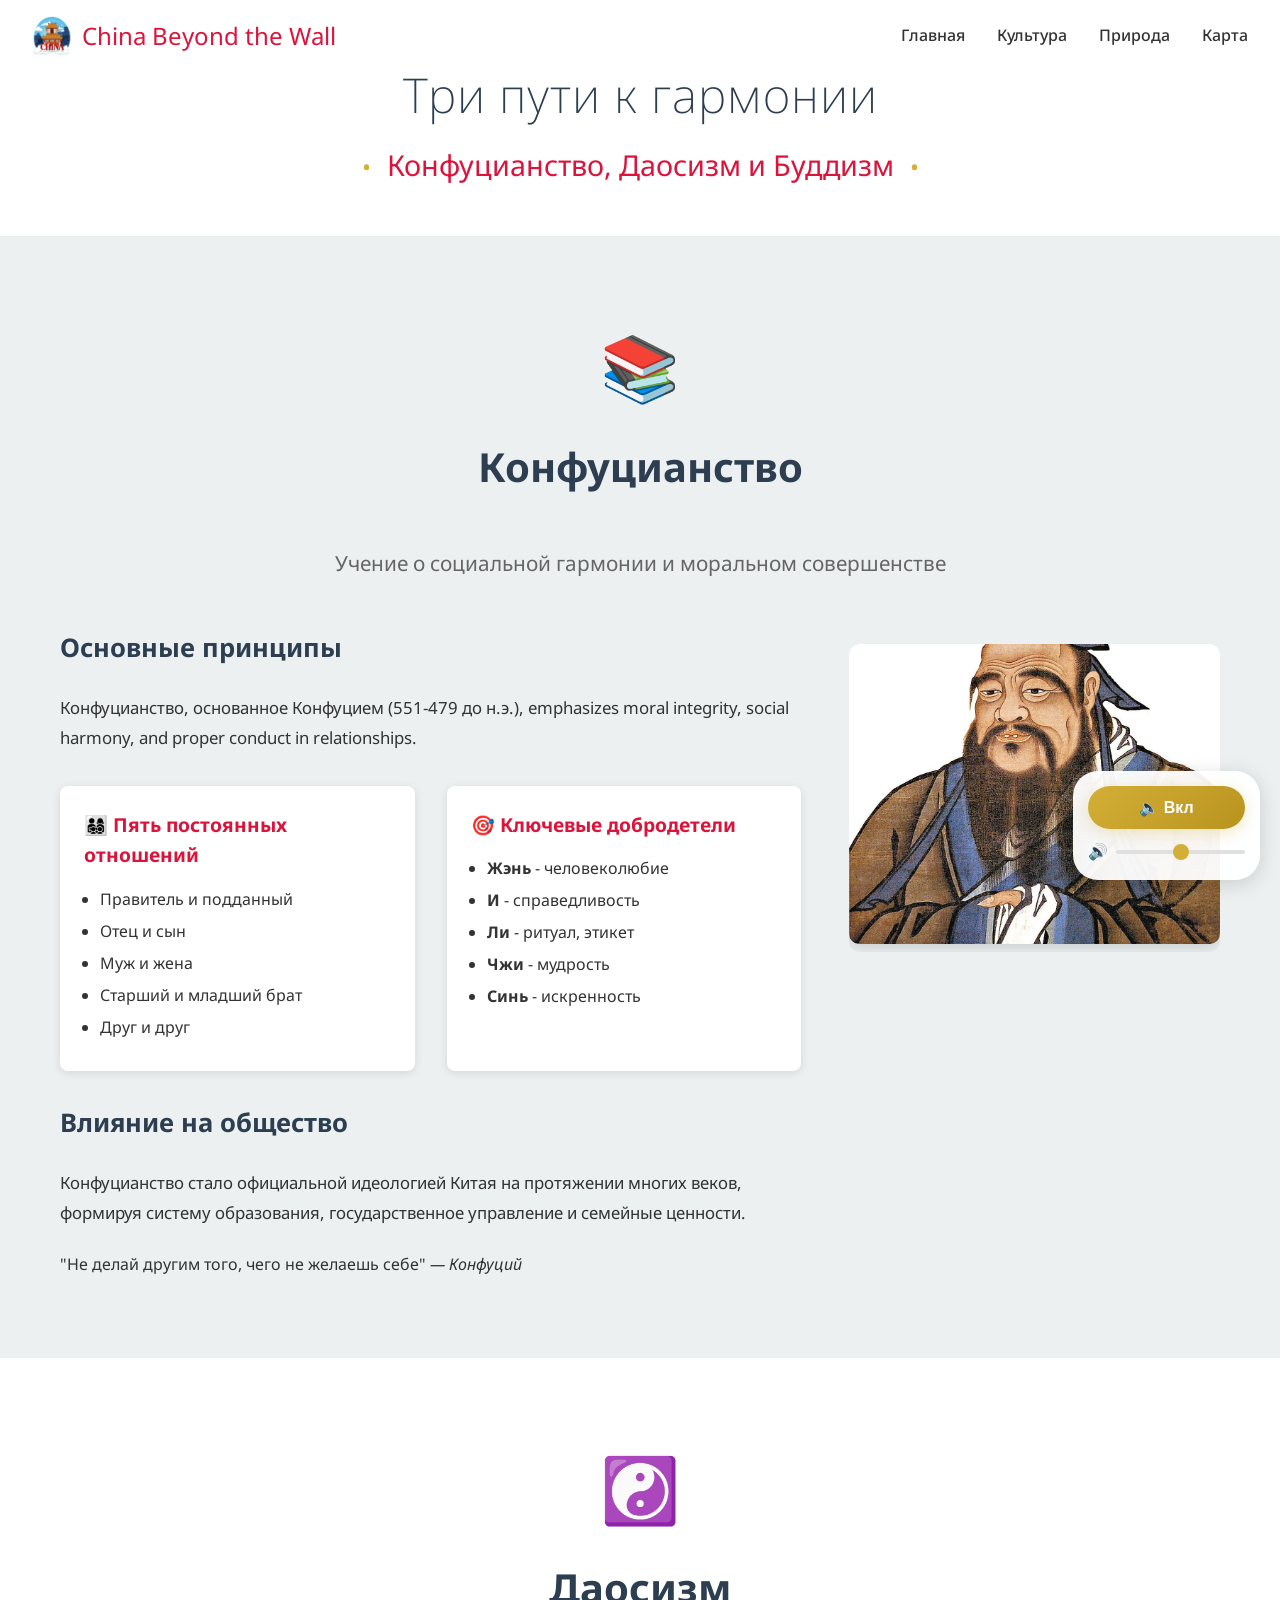
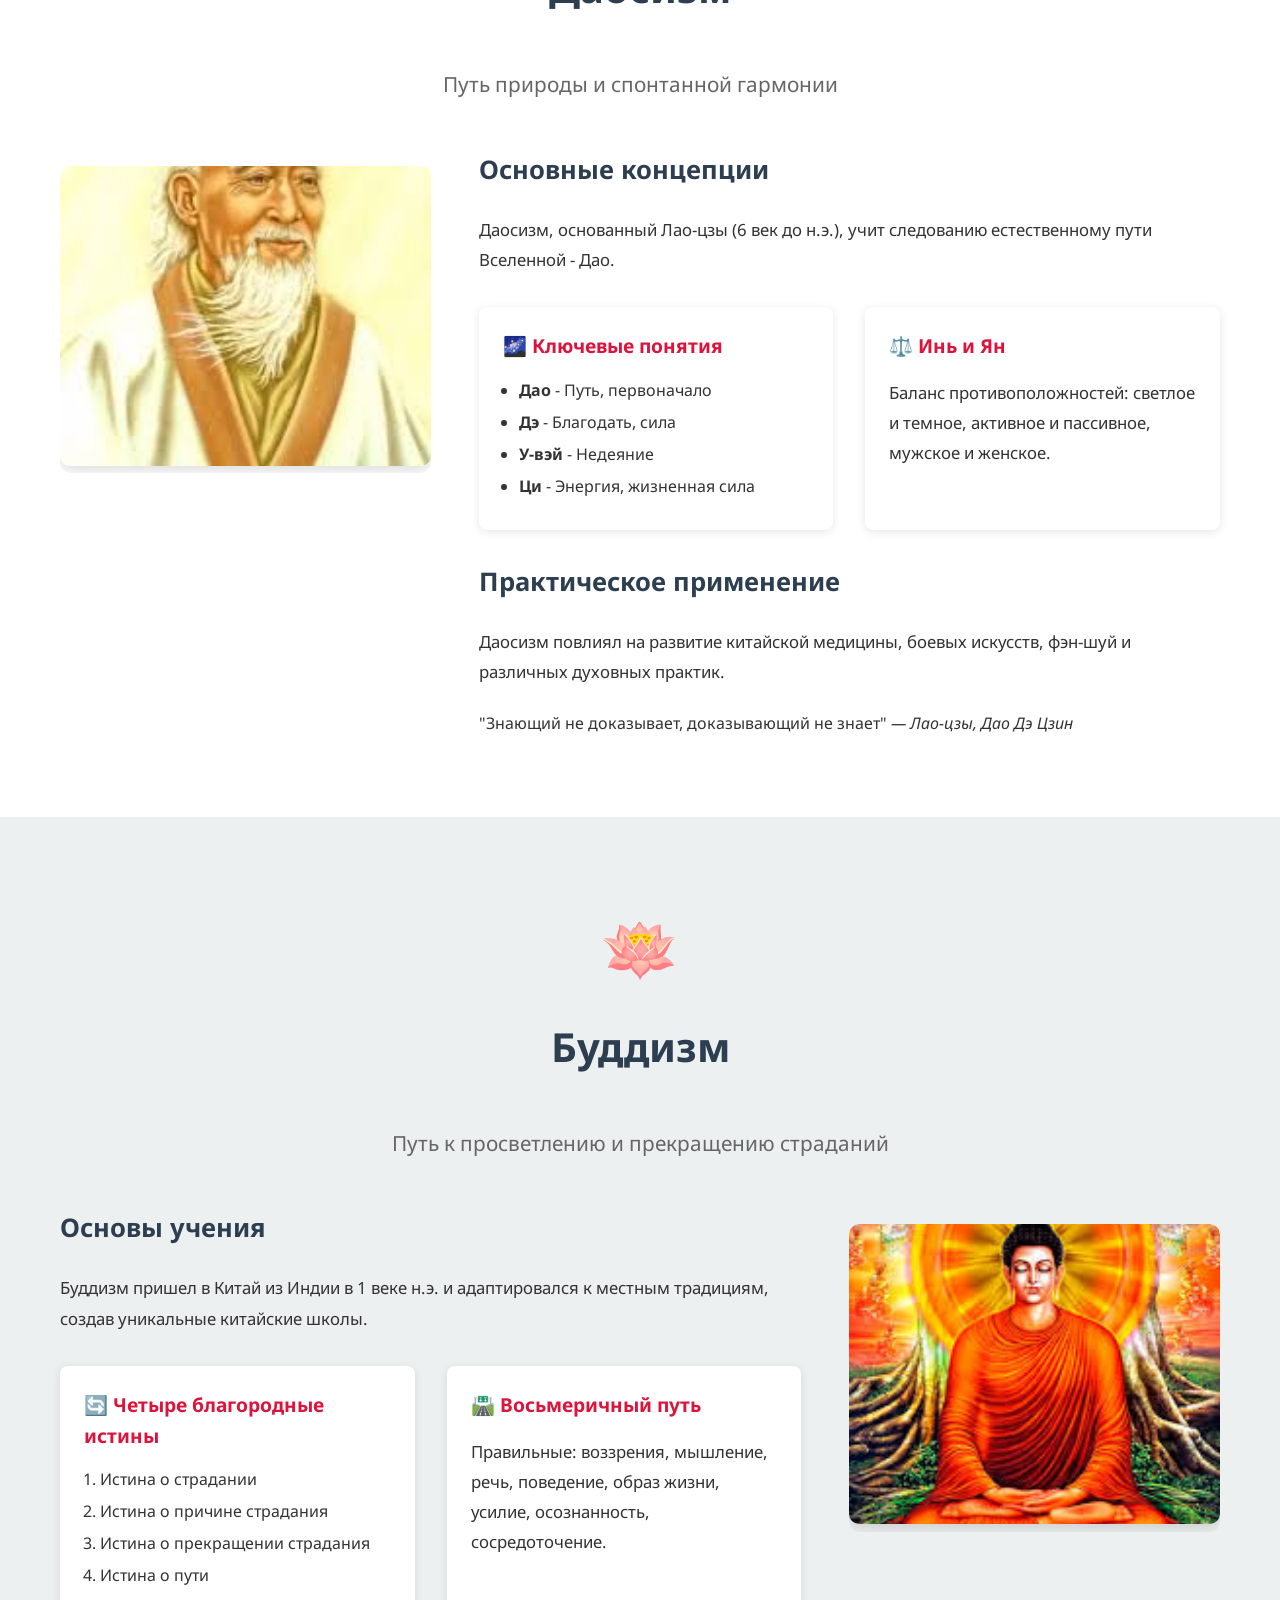
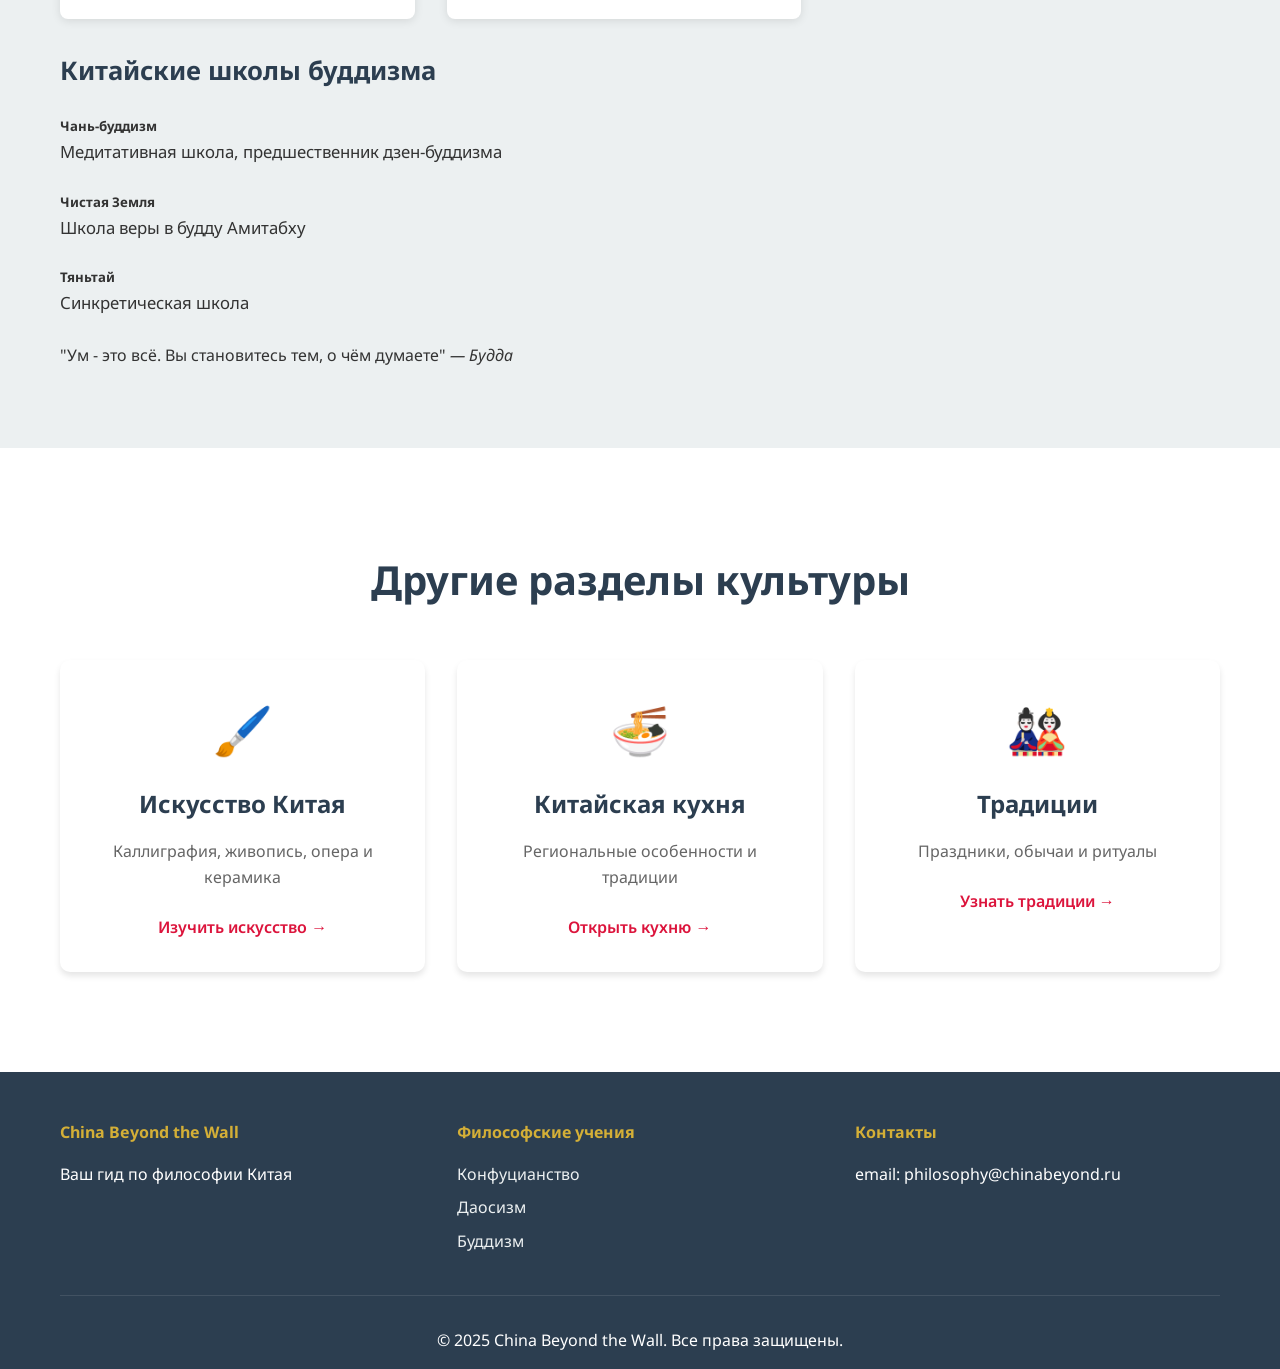
<file: pages/philosophy.html>
<!DOCTYPE html>
<html lang="ru">
<head>
    <meta charset="UTF-8">
    <meta name="viewport" content="width=device-width, initial-scale=1.0">
    <title>Философия Китая - China Beyond the Wall</title>
    <link rel="stylesheet" href="../style.css">
    <link href="https://fonts.googleapis.com/css2?family=Noto+Sans:wght@300;400;600;700&display=swap" rel="stylesheet">
</head>
<body>
    
      <!-- Header -->
        <header class="header">
            <nav class="navbar">
                <div class="nav-brand">
                    <img src="../images/hero/logo8.jpg" alt="Логотип Китай" class="logo">
                    <span class="brand-name">China Beyond the Wall</span>
                </div>
                <ul class="nav-menu">
                    <li><a href="../index.html" class="nav-link">Главная</a></li>
                    <li><a href="../index.html#culture" class="nav-link">Культура</a></li>
                    <li><a href="../index.html#nature" class="nav-link">Природа</a></li>
                    <li><a href="../index.html#interactive" class="nav-link">Карта</a></li>
                </ul>
                <div class="hamburger">
                    <span></span>
                    <span></span>
                    <span></span>
                </div>
            </nav>
        </header>

   <sectio style="padding: 2rem 0;" style="background-color: crimson;">
    <div class="container">
        <h1 class="elegant-main-title">Три пути к гармонии</h1>
        <div class="elegant-subtitle">Конфуцианство, Даосизм и Буддизм</div>
    </div>
</section>

    <!-- Confucianism Section -->
    <section id="confucianism" class="section philosophy-section">
       
<div class="container">
            <div class="philosophy-header">
                <div class="philosophy-icon">📚</div>
                <h2 class="section-title">Конфуцианство</h2>
                <p class="philosophy-subtitle">Учение о социальной гармонии и моральном совершенстве</p>
            </div>
            
            <div class="philosophy-content">
                <div class="philosophy-text">
                    <h3>Основные принципы</h3>
                    <p>Конфуцианство, основанное Конфуцием (551-479 до н.э.), emphasizes moral integrity, social harmony, and proper conduct in relationships.</p>
                    
                    <div class="philosophy-principles">
                        <div class="principle">
                            <h4>👨‍👩‍👧‍👦 Пять постоянных отношений</h4>
                            <ul>
                                <li>Правитель и подданный</li>
                                <li>Отец и сын</li>
                                <li>Муж и жена</li>
                                <li>Старший и младший брат</li>
                                <li>Друг и друг</li>
                            </ul>
                        </div>
                        <div class="principle">
                            <h4>🎯 Ключевые добродетели</h4>
                            <ul>
                                <li><strong>Жэнь</strong> - человеколюбие</li>
                                <li><strong>И</strong> - справедливость</li>
                                <li><strong>Ли</strong> - ритуал, этикет</li>
                                <li><strong>Чжи</strong> - мудрость</li>
                                <li><strong>Синь</strong> - искренность</li>
                            </ul>
                        </div>
                    </div>

                    <h3>Влияние на общество</h3>
                    <p>Конфуцианство стало официальной идеологией Китая на протяжении многих веков, формируя систему образования, государственное управление и семейные ценности.</p>

                    <div class="philosophy-quote">
                        <blockquote>
                            "Не делай другим того, чего не желаешь себе"
                            <cite>— Конфуций</cite>
                        </blockquote>
                    </div>
                </div>
                
                <div class="philosophy-image">
                    <img src="../images/philosophy/confuc0.jpg" alt="Конфуций" class="philosophy-photo">
                </div>
            </div>
        </div>
    </section>

    <!-- Taoism Section -->
    <section id="taoism" class="section philosophy-section taoism-section">
        <div class="container">
            <div class="philosophy-header">
                <div class="philosophy-icon">☯️</div>
                <h2 class="section-title">Даосизм</h2>
                <p class="philosophy-subtitle">Путь природы и спонтанной гармонии</p>
            </div>
            
            <div class="philosophy-content reversed">
                <div class="philosophy-image">
                    <img src="../images/philosophy/lao.jpg" alt="Лао-цзы" class="philosophy-photo">
                </div>
                
                <div class="philosophy-text">
                    <h3>Основные концепции</h3>
                    <p>Даосизм, основанный Лао-цзы (6 век до н.э.), учит следованию естественному пути Вселенной - Дао.</p>
                    
                    <div class="philosophy-principles">
                        <div class="principle">
                            <h4>🌌 Ключевые понятия</h4>
                            <ul>
                                <li><strong>Дао</strong> - Путь, первоначало</li>
                                <li><strong>Дэ</strong> - Благодать, сила</li>
                                <li><strong>У-вэй</strong> - Недеяние</li>
                                <li><strong>Ци</strong> - Энергия, жизненная сила</li>
                            </ul>
                        </div>
                        <div class="principle">
                            <h4>⚖️ Инь и Ян</h4>
                            <p>Баланс противоположностей: светлое и темное, активное и пассивное, мужское и женское.</p>
                        </div>
                    </div>

                    <h3>Практическое применение</h3>
                    <p>Даосизм повлиял на развитие китайской медицины, боевых искусств, фэн-шуй и различных духовных практик.</p>

                    <div class="philosophy-quote">
                        <blockquote>
                            "Знающий не доказывает, доказывающий не знает"
                            <cite>— Лао-цзы, Дао Дэ Цзин</cite>
                        </blockquote>
                    </div>
                </div>
            </div>
        </div>
    </section>

    <!-- Buddhism Section -->
    <section id="buddhism" class="section philosophy-section buddhism-section">
        <div class="container">
            <div class="philosophy-header">
                <div class="philosophy-icon">🪷</div>
                <h2 class="section-title">Буддизм</h2>
                <p class="philosophy-subtitle">Путь к просветлению и прекращению страданий</p>
            </div>
            
            <div class="philosophy-content">
                <div class="philosophy-text">
                    <h3>Основы учения</h3>
                    <p>Буддизм пришел в Китай из Индии в 1 веке н.э. и адаптировался к местным традициям, создав уникальные китайские школы.</p>
                    
                    <div class="philosophy-principles">
                        <div class="principle">
                            <h4>🔄 Четыре благородные истины</h4>
                            <ol>
                                <li>Истина о страдании</li>
                                <li>Истина о причине страдания</li>
                                <li>Истина о прекращении страдания</li>
                                <li>Истина о пути</li>
                            </ol>
                        </div>
                        <div class="principle">
                            <h4>🛣️ Восьмеричный путь</h4>
                            <p>Правильные: воззрения, мышление, речь, поведение, образ жизни, усилие, осознанность, сосредоточение.</p>
                        </div>
                    </div>

                    <h3>Китайские школы буддизма</h3>
                    <div class="schools-grid">
                        <div class="school">
                            <h5>Чань-буддизм</h5>
                            <p>Медитативная школа, предшественник дзен-буддизма</p>
                        </div>
                        <div class="school">
                            <h5>Чистая Земля</h5>
                            <p>Школа веры в будду Амитабху</p>
                        </div>
                        <div class="school">
                            <h5>Тяньтай</h5>
                            <p>Синкретическая школа</p>
                        </div>
                    </div>

                    <div class="philosophy-quote">
                        <blockquote>
                            "Ум - это всё. Вы становитесь тем, о чём думаете"
                            <cite>— Будда</cite>
                        </blockquote>
                    </div>
                </div>
                
                <div class="philosophy-image">
                    <img src="../images/philosophy/budda.jpg" alt="Будда" class="philosophy-photo">
                </div>
            </div>
        </div>
    </section>

   
   

    <!-- Related Articles -->
    <section class="section related-section">
        <div class="container">
            <h2 class="section-title">Другие разделы культуры</h2>
            <div class="cards-grid">
                <div class="card">
                    <div class="card-icon">🖌️</div>
                    <h3>Искусство Китая</h3>
                    <p>Каллиграфия, живопись, опера и керамика</p>
                    <a href="art.html" class="card-link">Изучить искусство →</a>
                </div>
                <div class="card">
                    <div class="card-icon">🍜</div>
                    <h3>Китайская кухня</h3>
                    <p>Региональные особенности и традиции</p>
                    <a href="cuisine.html" class="card-link">Открыть кухню →</a>
                </div>
                <div class="card">
                    <div class="card-icon">🎎</div>
                    <h3>Традиции</h3>
                    <p>Праздники, обычаи и ритуалы</p>
                    <a href="traditions.html" class="card-link">Узнать традиции →</a>
                </div>
            </div>
        </div>
    </section>

    <footer class="footer">
        <div class="container">
            <div class="footer-content">
                <div class="footer-section">
                    <h4>China Beyond the Wall</h4>
                    <p>Ваш гид по философии Китая</p>
                </div>
                <div class="footer-section">
                    <h4>Философские учения</h4>
                    <ul>
                        <li><a href="#confucianism">Конфуцианство</a></li>
                        <li><a href="#taoism">Даосизм</a></li>
                        <li><a href="#buddhism">Буддизм</a></li>
                    </ul>
                </div>
                <div class="footer-section">
                    <h4>Контакты</h4>
                    <p>email: philosophy@chinabeyond.ru</p>
                </div>
            </div>
            <div class="footer-bottom">
                <p>&copy; 2025 China Beyond the Wall. Все права защищены.</p>
            </div>
        </div>
    </footer>

    <script src="../script.js"></script>
    <script>
        function scrollToSection(sectionId) {
            document.getElementById(sectionId).scrollIntoView({
                behavior: 'smooth'
            });
        }

        // Простая навигация без активных состояний
        document.querySelectorAll('.philosophy-nav-item').forEach(link => {
            link.addEventListener('click', function(e) {
                e.preventDefault();
                const targetId = this.getAttribute('href');
                const targetSection = document.querySelector(targetId);
                
                if (targetSection) {
                    targetSection.scrollIntoView({
                        behavior: 'smooth',
                        block: 'start'
                    });
                }
            });
        });
    </script>
    <!-- Музыкальный плеер -->
<div id="music-player" class="music-player">
    <button id="music-toggle" class="music-btn">🔈 Вкл</button>
    
    <div class="volume-control">
        <span class="volume-icon">🔊</span>
        <input type="range" id="volume-slider" class="volume-slider" min="0" max="1" step="0.1" value="0.5">
    </div>
</div>

<!-- Аудио элемент -->
<audio id="bg-music" loop preload="auto">
    <source src="../music/bb0718fa61886da.mp3" type="audio/mpeg">
    Ваш браузер не поддерживает аудио элемент.
</audio>

<script src="../music-player.js"></script>
</body>
</html>
</file>
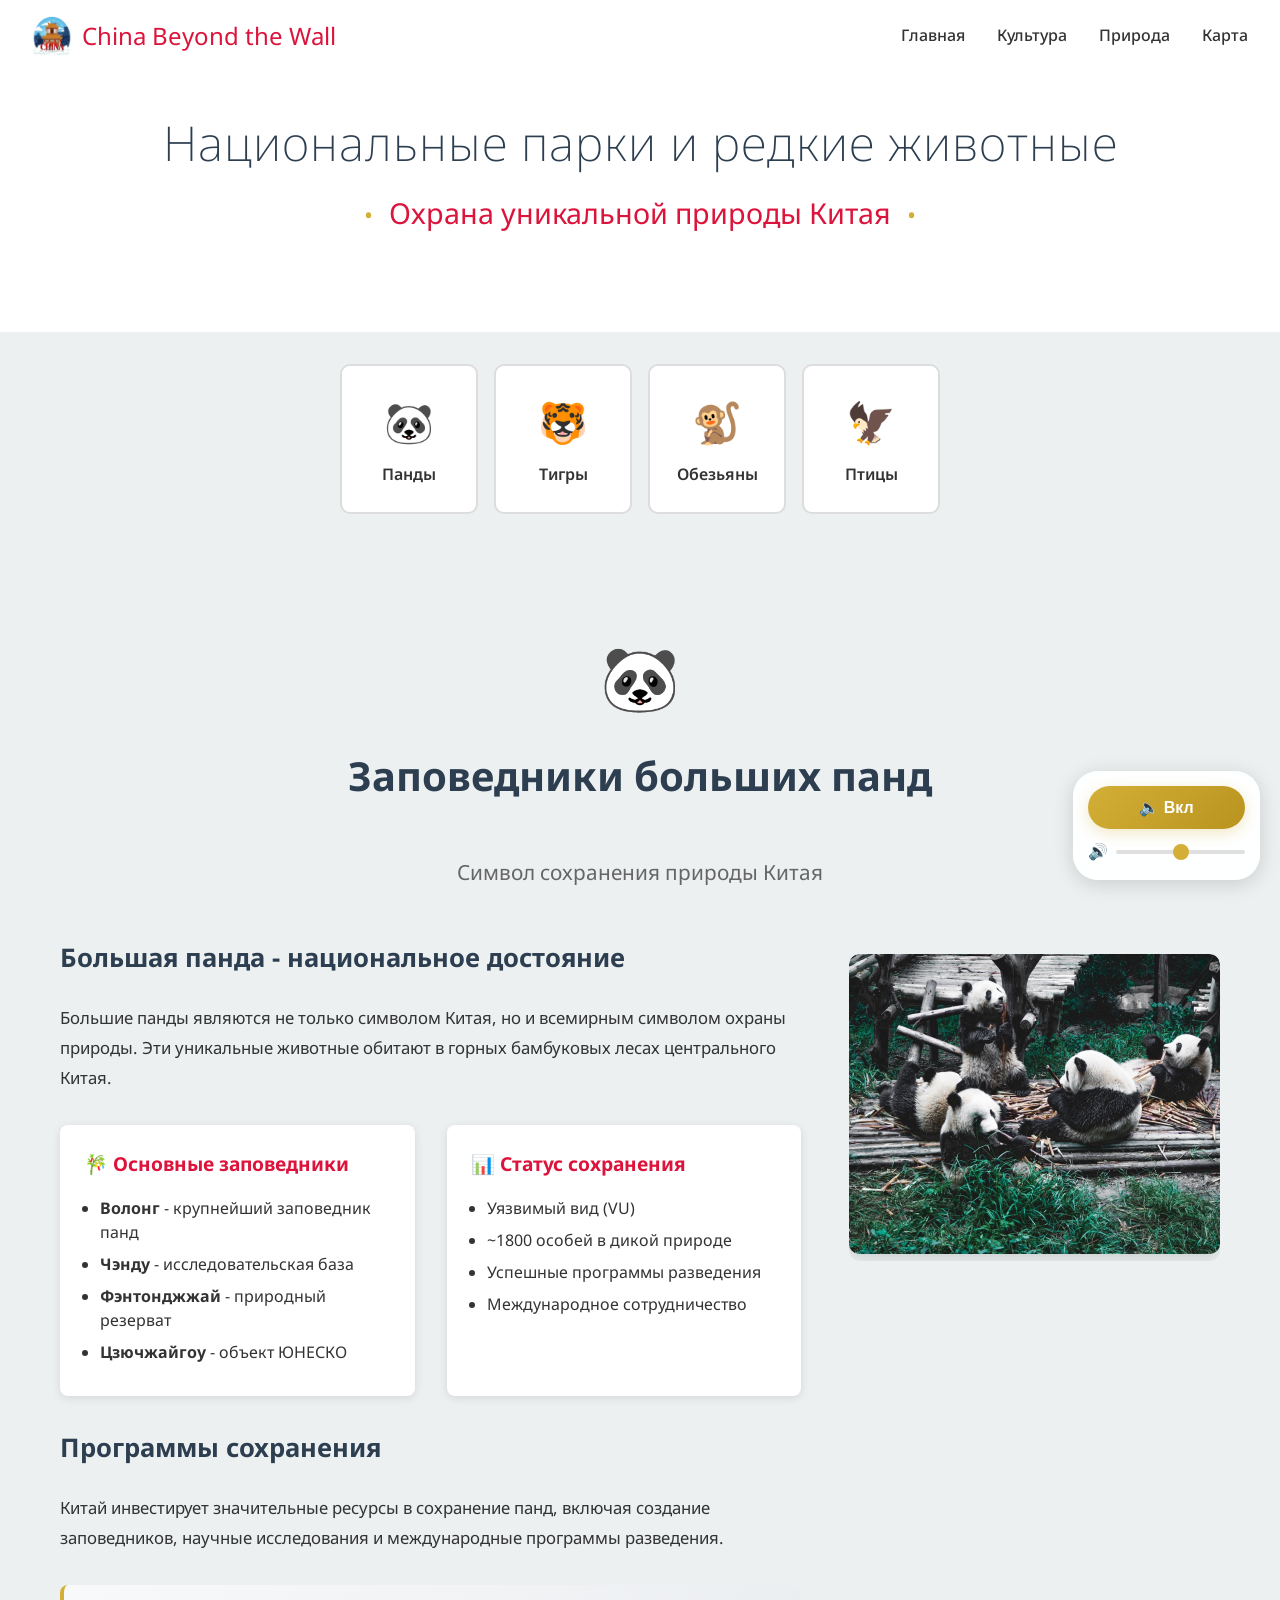
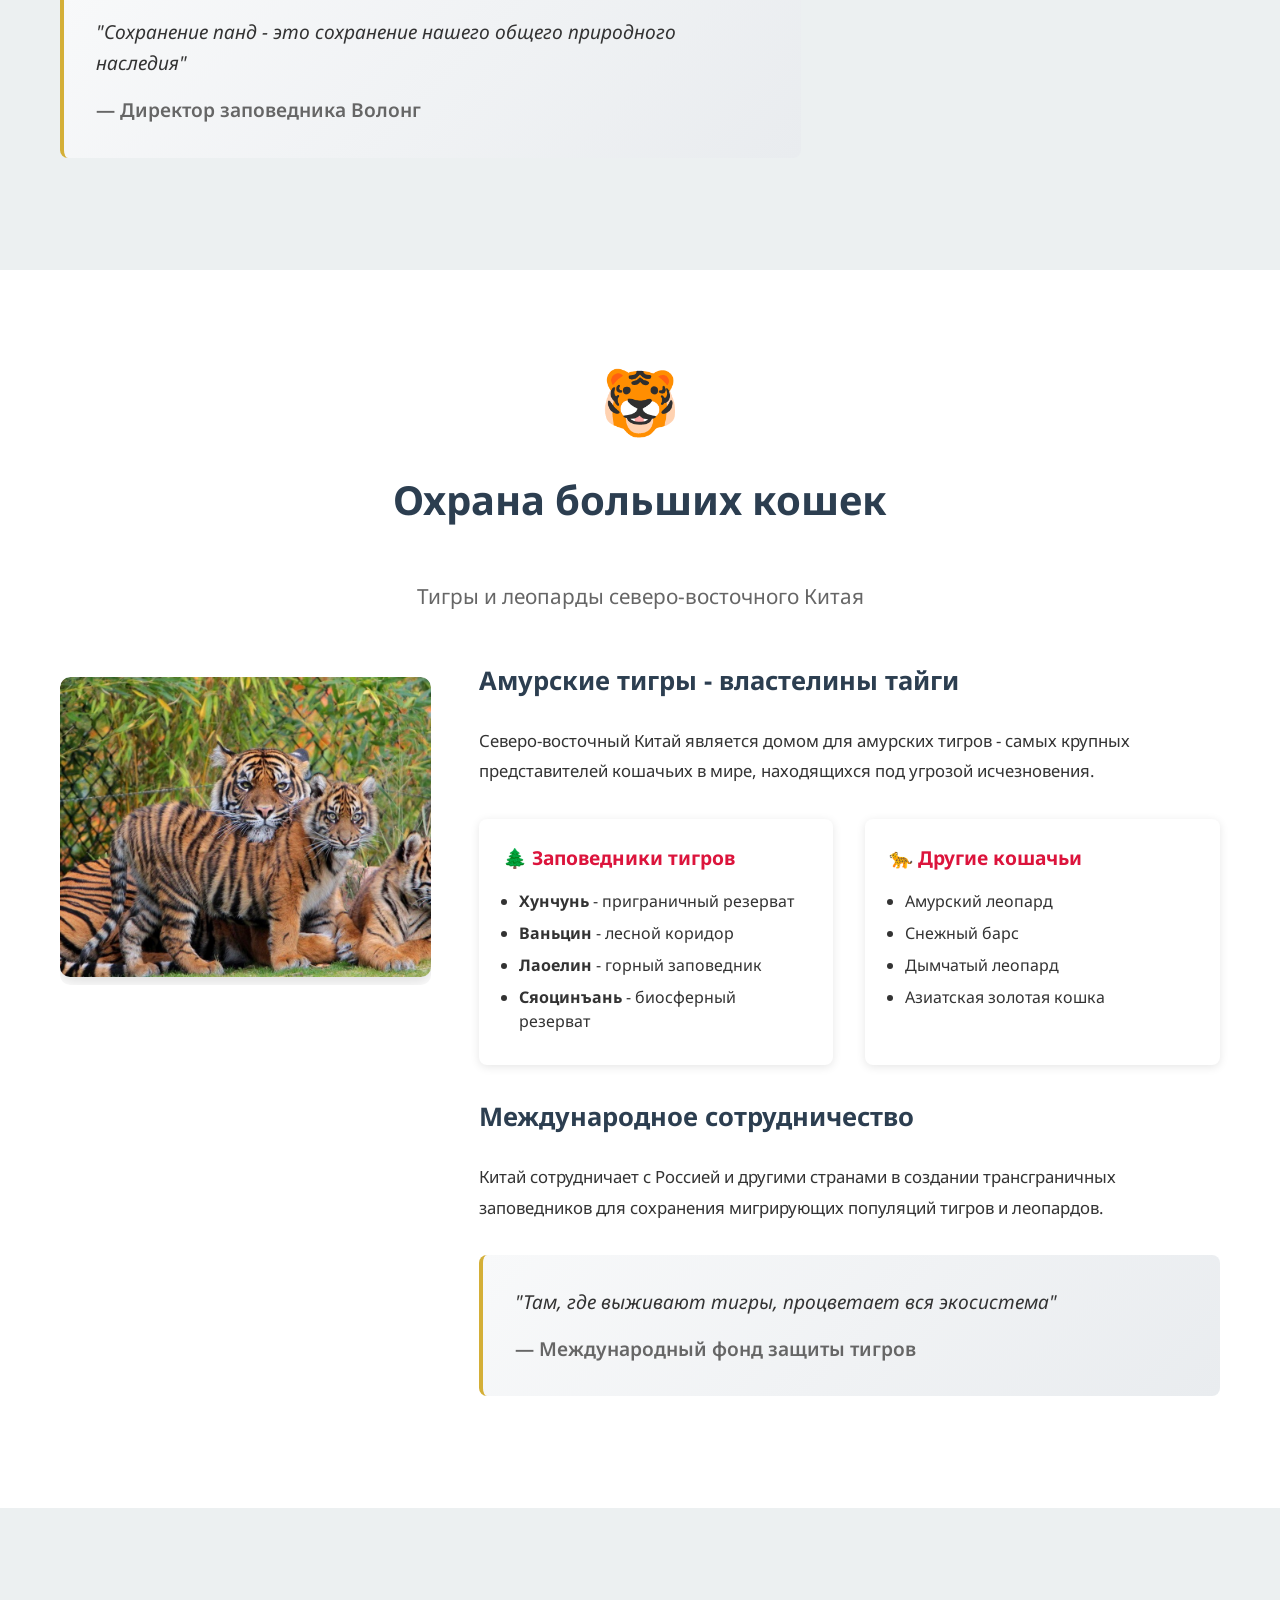
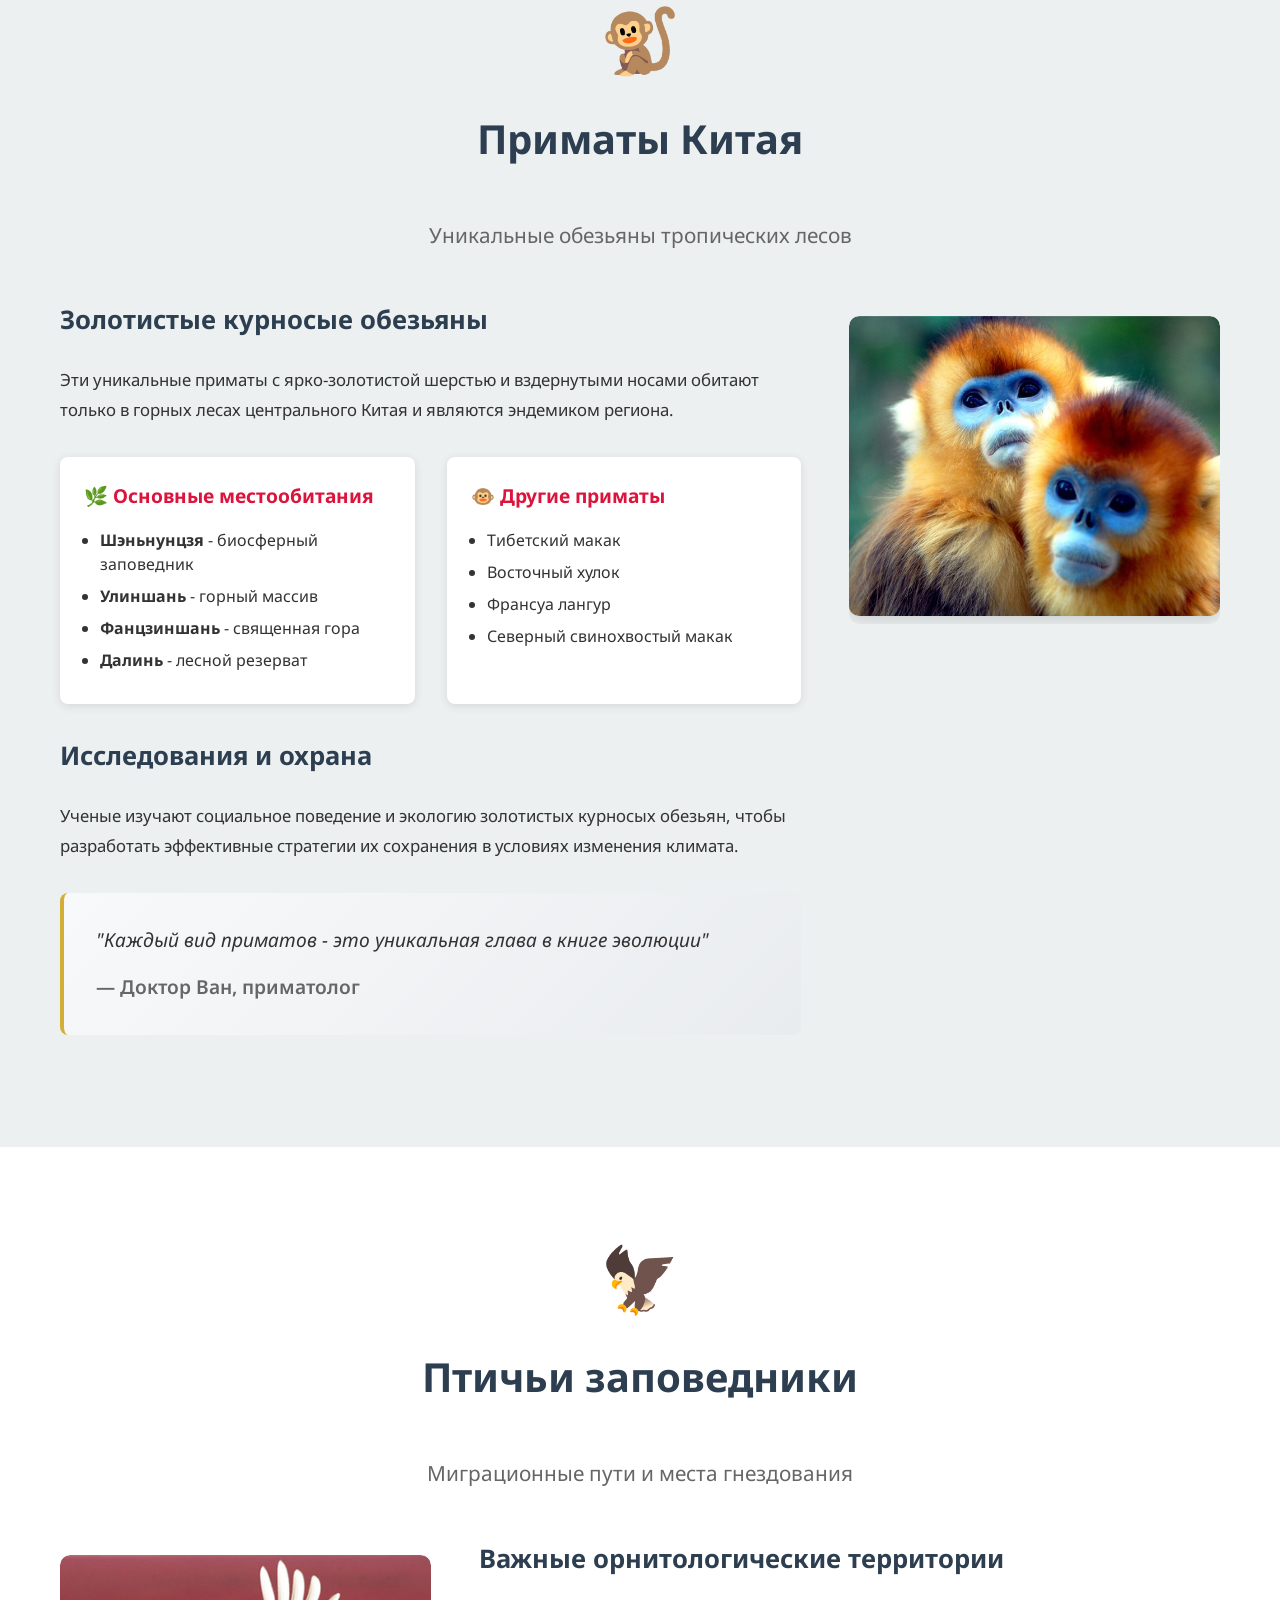
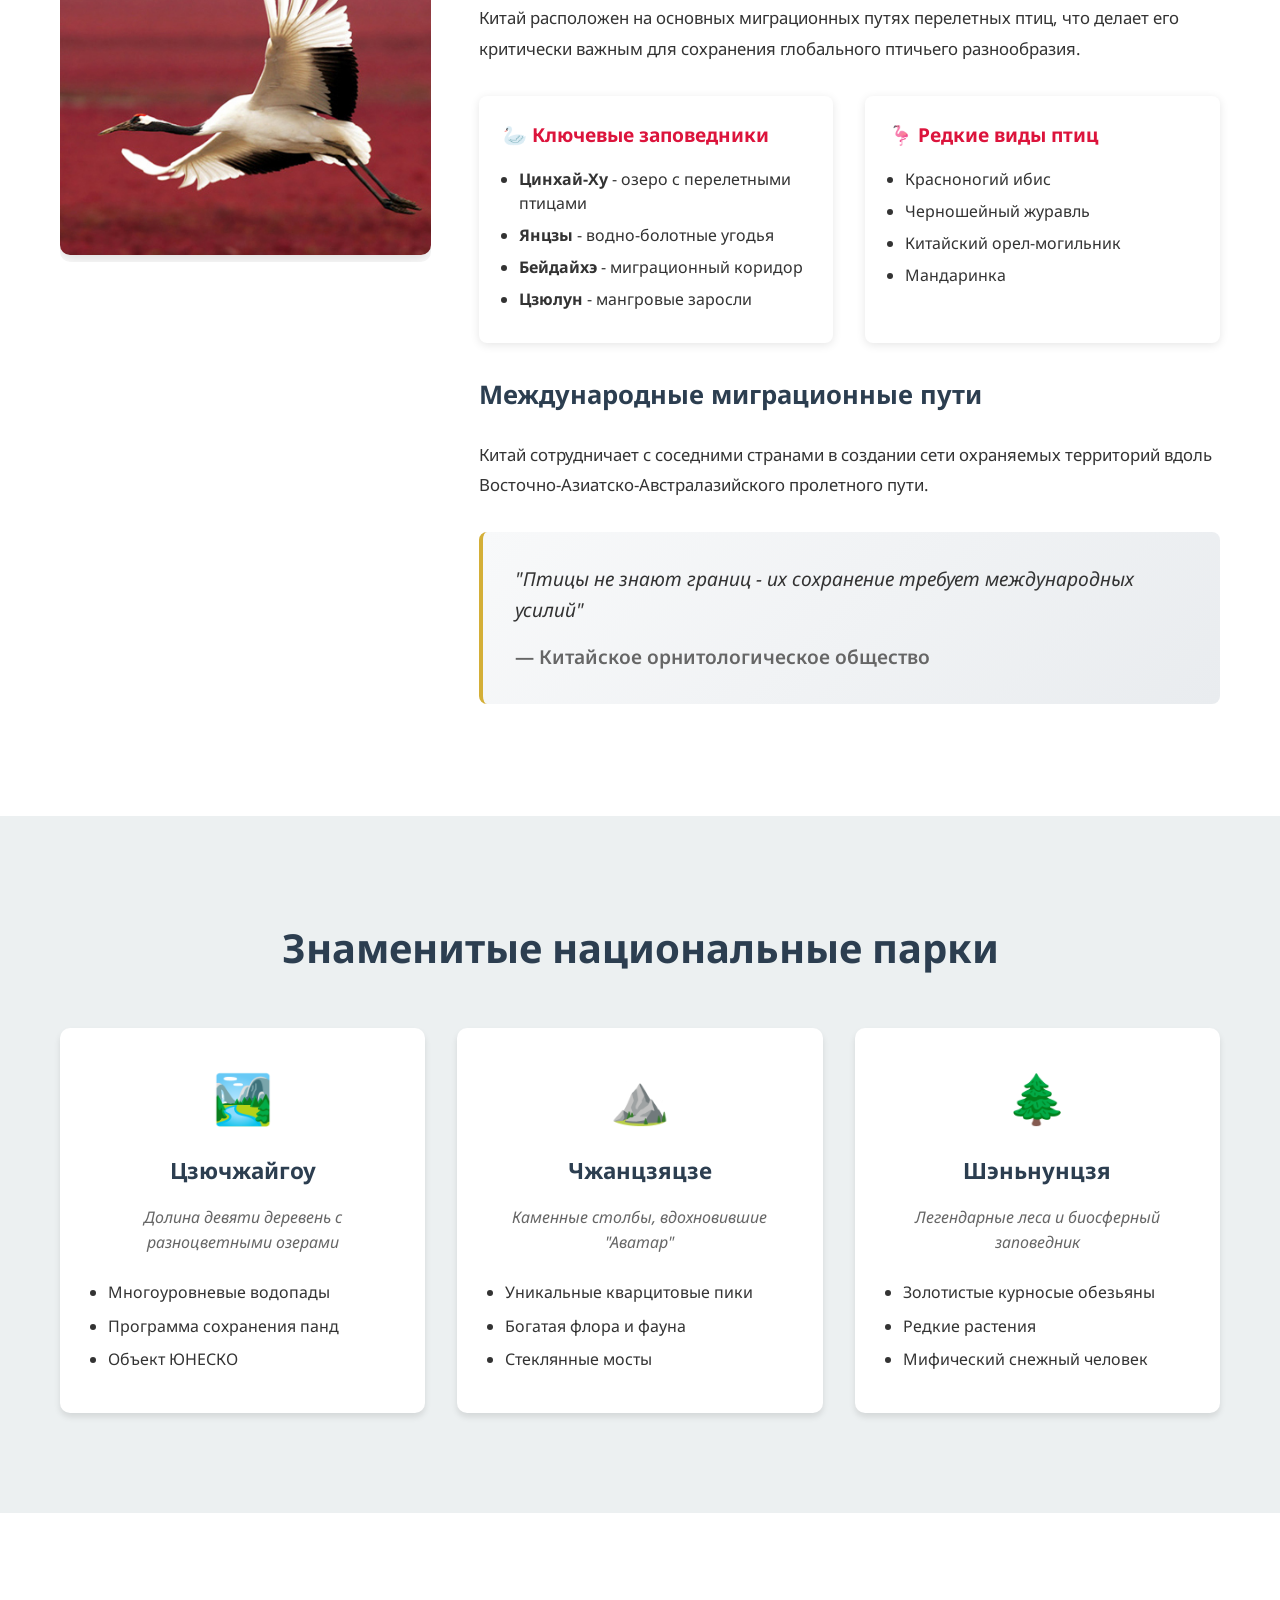
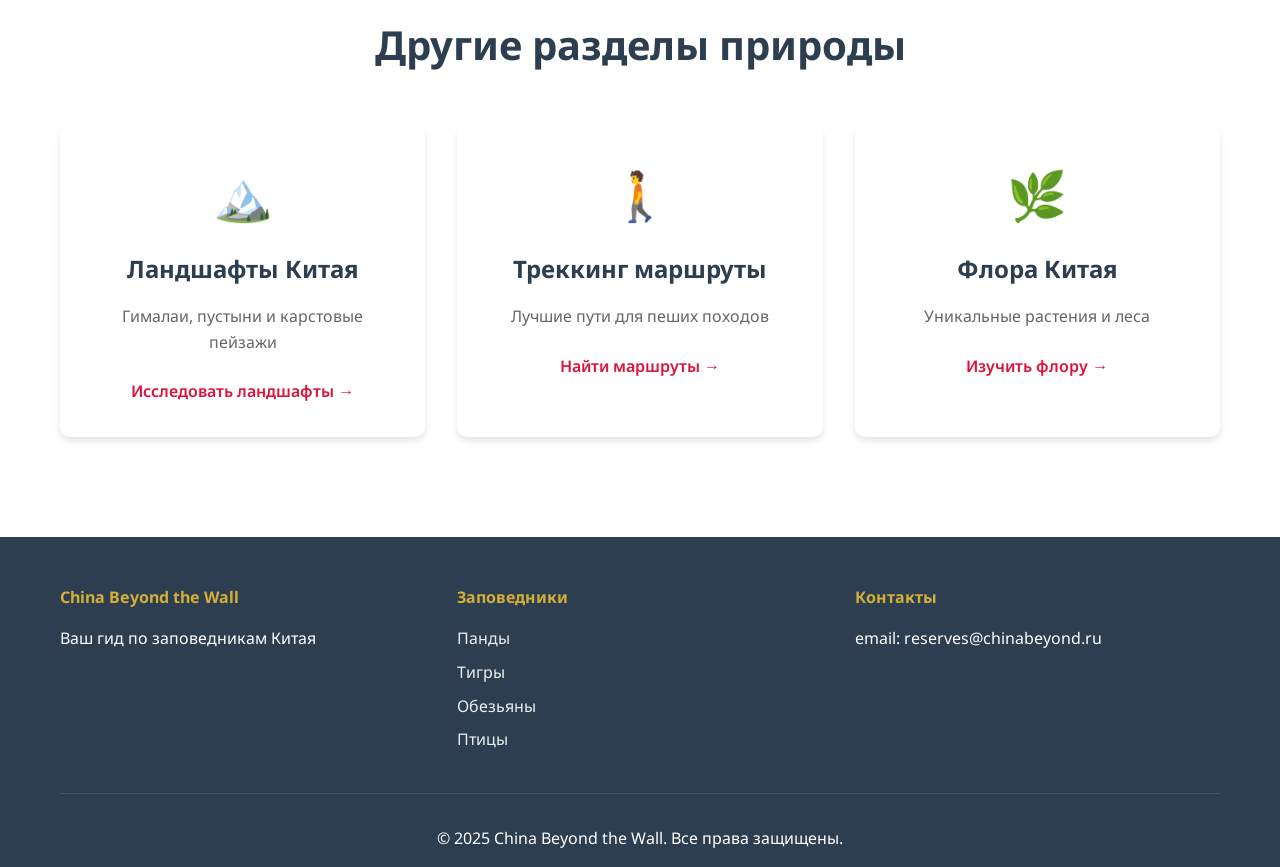
<file: pages/reserves.html>
<!DOCTYPE html>
<html lang="ru">
<head>
    <meta charset="UTF-8">
    <meta name="viewport" content="width=device-width, initial-scale=1.0">
    <title>Заповедники Китая - China Beyond the Wall</title>
    <link rel="stylesheet" href="../style.css">
    <link href="https://fonts.googleapis.com/css2?family=Noto+Sans:wght@300;400;600;700&display=swap" rel="stylesheet">
</head>
<body>
    
    <!-- Header -->
    <header class="header">
        <nav class="navbar">
            <div class="nav-brand">
                <img src="../images/hero/logo8.jpg" alt="Логотип Китай" class="logo">
                <span class="brand-name">China Beyond the Wall</span>
            </div>
            <ul class="nav-menu">
                <li><a href="../index.html" class="nav-link">Главная</a></li>
                <li><a href="../index.html#culture" class="nav-link">Культура</a></li>
                <li><a href="../index.html#nature" class="nav-link">Природа</a></li>
                <li><a href="../index.html#interactive" class="nav-link">Карта</a></li>
            </ul>
            <div class="hamburger">
                <span></span>
                <span></span>
                <span></span>
            </div>
        </nav>
    </header>

   

    <!-- Красивый заголовок -->
    <section style="padding: 3rem 0;">
        <div class="container">
            <h1 class="elegant-main-title">Национальные парки и редкие животные</h1>
            <div class="elegant-subtitle">Охрана уникальной природы Китая</div>
        </div>
    </section>

    <!-- Navigation Menu for Reserves Sections -->
    <section class="reserves-nav-section">
        <div class="container">
            <div class="reserves-nav-grid">
                <a href="#pandas" class="reserves-nav-item">
                    <div class="reserves-nav-icon">🐼</div>
                    <span>Панды</span>
                </a>
                <a href="#tigers" class="reserves-nav-item">
                    <div class="reserves-nav-icon">🐯</div>
                    <span>Тигры</span>
                </a>
                <a href="#monkeys" class="reserves-nav-item">
                    <div class="reserves-nav-icon">🐒</div>
                    <span>Обезьяны</span>
                </a>
                <a href="#birds" class="reserves-nav-item">
                    <div class="reserves-nav-icon">🦅</div>
                    <span>Птицы</span>
                </a>
            </div>
        </div>
    </section>

    <!-- Pandas Section -->
    <section id="pandas" class="section reserves-section">
        <div class="container">
            <div class="reserves-header">
                <div class="reserves-icon">🐼</div>
                <h2 class="section-title">Заповедники больших панд</h2>
                <p class="reserves-subtitle">Символ сохранения природы Китая</p>
            </div>
            
            <div class="reserves-content">
                <div class="reserves-text">
                    <h3>Большая панда - национальное достояние</h3>
                    <p>Большие панды являются не только символом Китая, но и всемирным символом охраны природы. Эти уникальные животные обитают в горных бамбуковых лесах центрального Китая.</p>
                    
                    <div class="reserves-features">
                        <div class="feature">
                            <h4>🎋 Основные заповедники</h4>
                            <ul>
                                <li><strong>Волонг</strong> - крупнейший заповедник панд</li>
                                <li><strong>Чэнду</strong> - исследовательская база</li>
                                <li><strong>Фэнтонджжай</strong> - природный резерват</li>
                                <li><strong>Цзючжайгоу</strong> - объект ЮНЕСКО</li>
                            </ul>
                        </div>
                        <div class="feature">
                            <h4>📊 Статус сохранения</h4>
                            <ul>
                                <li>Уязвимый вид (VU)</li>
                                <li>~1800 особей в дикой природе</li>
                                <li>Успешные программы разведения</li>
                                <li>Международное сотрудничество</li>
                            </ul>
                        </div>
                    </div>

                    <h3>Программы сохранения</h3>
                    <p>Китай инвестирует значительные ресурсы в сохранение панд, включая создание заповедников, научные исследования и международные программы разведения.</p>

                    <div class="reserves-quote">
                        <blockquote>
                            "Сохранение панд - это сохранение нашего общего природного наследия"
                            <cite>— Директор заповедника Волонг</cite>
                        </blockquote>
                    </div>
                </div>
                
                <div class="reserves-image">
                    <img src="../images/reserves/панды.jpg" alt="Заповедник больших панд" class="reserves-photo">
                </div>
            </div>
        </div>
    </section>

    <!-- Tigers Section -->
    <section id="tigers" class="section reserves-section tigers-section">
        <div class="container">
            <div class="reserves-header">
                <div class="reserves-icon">🐯</div>
                <h2 class="section-title">Охрана больших кошек</h2>
                <p class="reserves-subtitle">Тигры и леопарды северо-восточного Китая</p>
            </div>
            
            <div class="reserves-content reversed">
                <div class="reserves-image">
                    <img src="../images/reserves/тигры.jpg" alt="Амурский тигр" class="reserves-photo">
                </div>
                
                <div class="reserves-text">
                    <h3>Амурские тигры - властелины тайги</h3>
                    <p>Северо-восточный Китай является домом для амурских тигров - самых крупных представителей кошачьих в мире, находящихся под угрозой исчезновения.</p>
                    
                    <div class="reserves-features">
                        <div class="feature">
                            <h4>🌲 Заповедники тигров</h4>
                            <ul>
                                <li><strong>Хунчунь</strong> - приграничный резерват</li>
                                <li><strong>Ваньцин</strong> - лесной коридор</li>
                                <li><strong>Лаоелин</strong> - горный заповедник</li>
                                <li><strong>Сяоцинъань</strong> - биосферный резерват</li>
                            </ul>
                        </div>
                        <div class="feature">
                            <h4>🐆 Другие кошачьи</h4>
                            <ul>
                                <li>Амурский леопард</li>
                                <li>Снежный барс</li>
                                <li>Дымчатый леопард</li>
                                <li>Азиатская золотая кошка</li>
                            </ul>
                        </div>
                    </div>

                    <h3>Международное сотрудничество</h3>
                    <p>Китай сотрудничает с Россией и другими странами в создании трансграничных заповедников для сохранения мигрирующих популяций тигров и леопардов.</p>

                    <div class="reserves-quote">
                        <blockquote>
                            "Там, где выживают тигры, процветает вся экосистема"
                            <cite>— Международный фонд защиты тигров</cite>
                        </blockquote>
                    </div>
                </div>
            </div>
        </div>
    </section>

    <!-- Monkeys Section -->
    <section id="monkeys" class="section reserves-section monkeys-section">
        <div class="container">
            <div class="reserves-header">
                <div class="reserves-icon">🐒</div>
                <h2 class="section-title">Приматы Китая</h2>
                <p class="reserves-subtitle">Уникальные обезьяны тропических лесов</p>
            </div>
            
            <div class="reserves-content">
                <div class="reserves-text">
                    <h3>Золотистые курносые обезьяны</h3>
                    <p>Эти уникальные приматы с ярко-золотистой шерстью и вздернутыми носами обитают только в горных лесах центрального Китая и являются эндемиком региона.</p>
                    
                    <div class="reserves-features">
                        <div class="feature">
                            <h4>🌿 Основные местообитания</h4>
                            <ul>
                                <li><strong>Шэньнунцзя</strong> - биосферный заповедник</li>
                                <li><strong>Улиншань</strong> - горный массив</li>
                                <li><strong>Фанцзиншань</strong> - священная гора</li>
                                <li><strong>Далинь</strong> - лесной резерват</li>
                            </ul>
                        </div>
                        <div class="feature">
                            <h4>🐵 Другие приматы</h4>
                            <ul>
                                <li>Тибетский макак</li>
                                <li>Восточный хулок</li>
                                <li>Франсуа лангур</li>
                                <li>Северный свинохвостый макак</li>
                            </ul>
                        </div>
                    </div>

                    <h3>Исследования и охрана</h3>
                    <p>Ученые изучают социальное поведение и экологию золотистых курносых обезьян, чтобы разработать эффективные стратегии их сохранения в условиях изменения климата.</p>

                    <div class="reserves-quote">
                        <blockquote>
                            "Каждый вид приматов - это уникальная глава в книге эволюции"
                            <cite>— Доктор Ван, приматолог</cite>
                        </blockquote>
                    </div>
                </div>
                
                <div class="reserves-image">
                    <img src="../images/reserves/обезьяна.jpg" alt="Золотистая курносая обезьяна" class="reserves-photo">
                </div>
            </div>
        </div>
    </section>

    <!-- Birds Section -->
    <section id="birds" class="section reserves-section birds-section">
        <div class="container">
            <div class="reserves-header">
                <div class="reserves-icon">🦅</div>
                <h2 class="section-title">Птичьи заповедники</h2>
                <p class="reserves-subtitle">Миграционные пути и места гнездования</p>
            </div>
            
            <div class="reserves-content reversed">
                <div class="reserves-image">
                    <img src="../images/reserves/птицы.jpg" alt="Птичий заповедник" class="reserves-photo">
                </div>
                
                <div class="reserves-text">
                    <h3>Важные орнитологические территории</h3>
                    <p>Китай расположен на основных миграционных путях перелетных птиц, что делает его критически важным для сохранения глобального птичьего разнообразия.</p>
                    
                    <div class="reserves-features">
                        <div class="feature">
                            <h4>🦢 Ключевые заповедники</h4>
                            <ul>
                                <li><strong>Цинхай-Ху</strong> - озеро с перелетными птицами</li>
                                <li><strong>Янцзы</strong> - водно-болотные угодья</li>
                                <li><strong>Бейдайхэ</strong> - миграционный коридор</li>
                                <li><strong>Цзюлун</strong> - мангровые заросли</li>
                            </ul>
                        </div>
                        <div class="feature">
                            <h4>🦩 Редкие виды птиц</h4>
                            <ul>
                                <li>Красноногий ибис</li>
                                <li>Черношейный журавль</li>
                                <li>Китайский орел-могильник</li>
                                <li>Мандаринка</li>
                            </ul>
                        </div>
                    </div>

                    <h3>Международные миграционные пути</h3>
                    <p>Китай сотрудничает с соседними странами в создании сети охраняемых территорий вдоль Восточно-Азиатско-Австралазийского пролетного пути.</p>

                    <div class="reserves-quote">
                        <blockquote>
                            "Птицы не знают границ - их сохранение требует международных усилий"
                            <cite>— Китайское орнитологическое общество</cite>
                        </blockquote>
                    </div>
                </div>
            </div>
        </div>
    </section>

    <!-- National Parks Preview -->
    <section class="section parks-preview-section">
        <div class="container">
            <h2 class="section-title">Знаменитые национальные парки</h2>
            <div class="parks-grid">
                <div class="park-card">
                    <div class="park-icon">🏞️</div>
                    <h3>Цзючжайгоу</h3>
                    <p>Долина девяти деревень с разноцветными озерами</p>
                    <ul>
                        <li>Многоуровневые водопады</li>
                        <li>Программа сохранения панд</li>
                        <li>Объект ЮНЕСКО</li>
                    </ul>
                </div>
                <div class="park-card">
                    <div class="park-icon">⛰️</div>
                    <h3>Чжанцзяцзе</h3>
                    <p>Каменные столбы, вдохновившие "Аватар"</p>
                    <ul>
                        <li>Уникальные кварцитовые пики</li>
                        <li>Богатая флора и фауна</li>
                        <li>Стеклянные мосты</li>
                    </ul>
                </div>
                <div class="park-card">
                    <div class="park-icon">🌲</div>
                    <h3>Шэньнунцзя</h3>
                    <p>Легендарные леса и биосферный заповедник</p>
                    <ul>
                        <li>Золотистые курносые обезьяны</li>
                        <li>Редкие растения</li>
                        <li>Мифический снежный человек </li>
                    </ul>
                </div>
            </div>
        </div>
    </section>

    <!-- Related Articles -->
    <section class="section related-section">
        <div class="container">
            <h2 class="section-title">Другие разделы природы</h2>
            <div class="cards-grid">
                <div class="card">
                    <div class="card-icon">🏔️</div>
                    <h3>Ландшафты Китая</h3>
                    <p>Гималаи, пустыни и карстовые пейзажи</p>
                    <a href="landscapes.html" class="card-link">Исследовать ландшафты →</a>
                </div>
                <div class="card">
                    <div class="card-icon">🚶</div>
                    <h3>Треккинг маршруты</h3>
                    <p>Лучшие пути для пеших походов</p>
                    <a href="trekking.html" class="card-link">Найти маршруты →</a>
                </div>
                <div class="card">
                    <div class="card-icon">🌿</div>
                    <h3>Флора Китая</h3>
                    <p>Уникальные растения и леса</p>
                    <a href="flora.html" class="card-link">Изучить флору →</a>
                </div>
            </div>
        </div>
    </section>

    <footer class="footer">
        <div class="container">
            <div class="footer-content">
                <div class="footer-section">
                    <h4>China Beyond the Wall</h4>
                    <p>Ваш гид по заповедникам Китая</p>
                </div>
                <div class="footer-section">
                    <h4>Заповедники</h4>
                    <ul>
                        <li><a href="#pandas">Панды</a></li>
                        <li><a href="#tigers">Тигры</a></li>
                        <li><a href="#monkeys">Обезьяны</a></li>
                        <li><a href="#birds">Птицы</a></li>
                    </ul>
                </div>
                <div class="footer-section">
                    <h4>Контакты</h4>
                    <p>email: reserves@chinabeyond.ru</p>
                </div>
            </div>
            <div class="footer-bottom">
                <p>&copy; 2025 China Beyond the Wall. Все права защищены.</p>
            </div>
        </div>
    </footer>

    <script src="../script.js"></script>
    <script>
        function scrollToSection(sectionId) {
            document.getElementById(sectionId).scrollIntoView({
                behavior: 'smooth'
            });
        }

        // Простая навигация
        document.querySelectorAll('.reserves-nav-item').forEach(link => {
            link.addEventListener('click', function(e) {
                e.preventDefault();
                const targetId = this.getAttribute('href');
                const targetSection = document.querySelector(targetId);
                
                if (targetSection) {
                    targetSection.scrollIntoView({
                        behavior: 'smooth',
                        block: 'start'
                    });
                }
            });
        });
    </script>
     <!-- Музыкальный плеер -->
<div id="music-player" class="music-player">
    <button id="music-toggle" class="music-btn">🔈 Вкл</button>
    
    <div class="volume-control">
        <span class="volume-icon">🔊</span>
        <input type="range" id="volume-slider" class="volume-slider" min="0" max="1" step="0.1" value="0.5">
    </div>
</div>

<!-- Аудио элемент -->
<audio id="bg-music" loop preload="auto">
    <source src="../music/bb0718fa61886da.mp3" type="audio/mpeg">
    Ваш браузер не поддерживает аудио элемент.
</audio>

<script src="../music-player.js"></script>
</body>
</html>
</file>
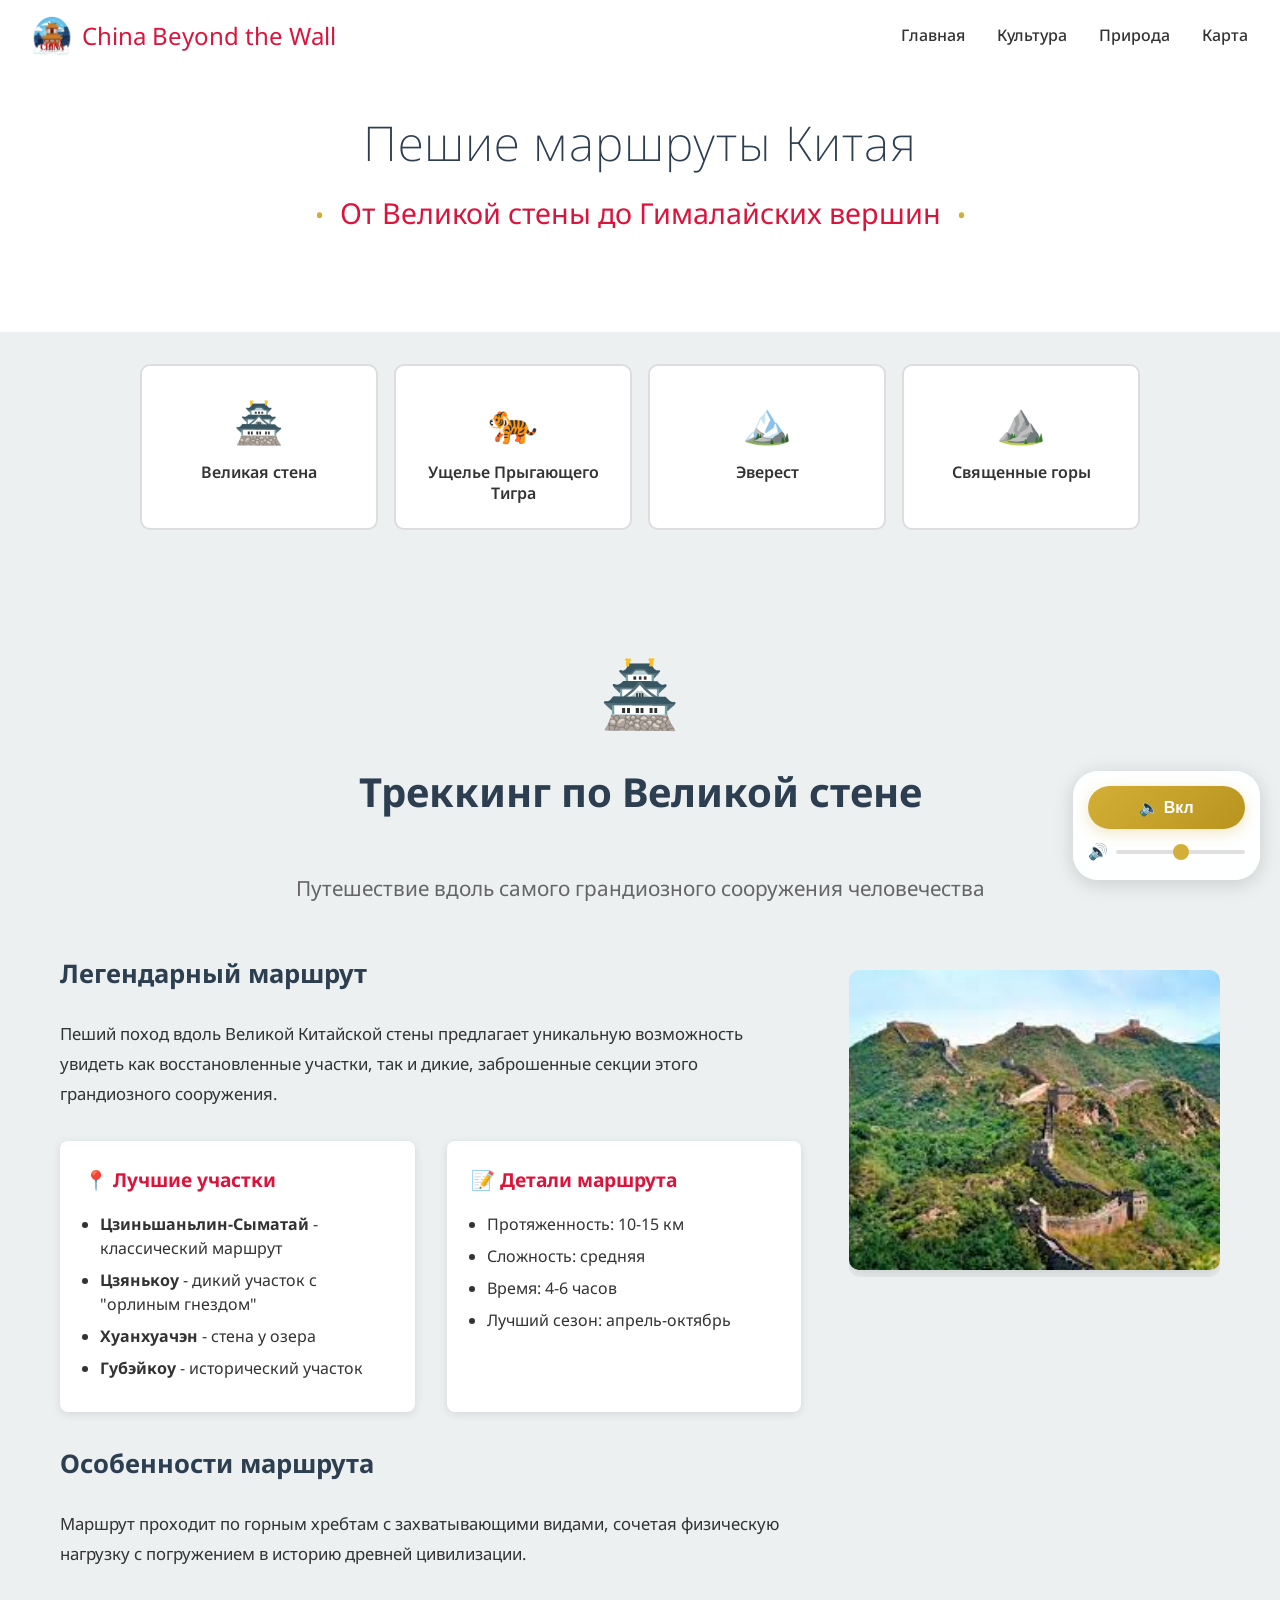
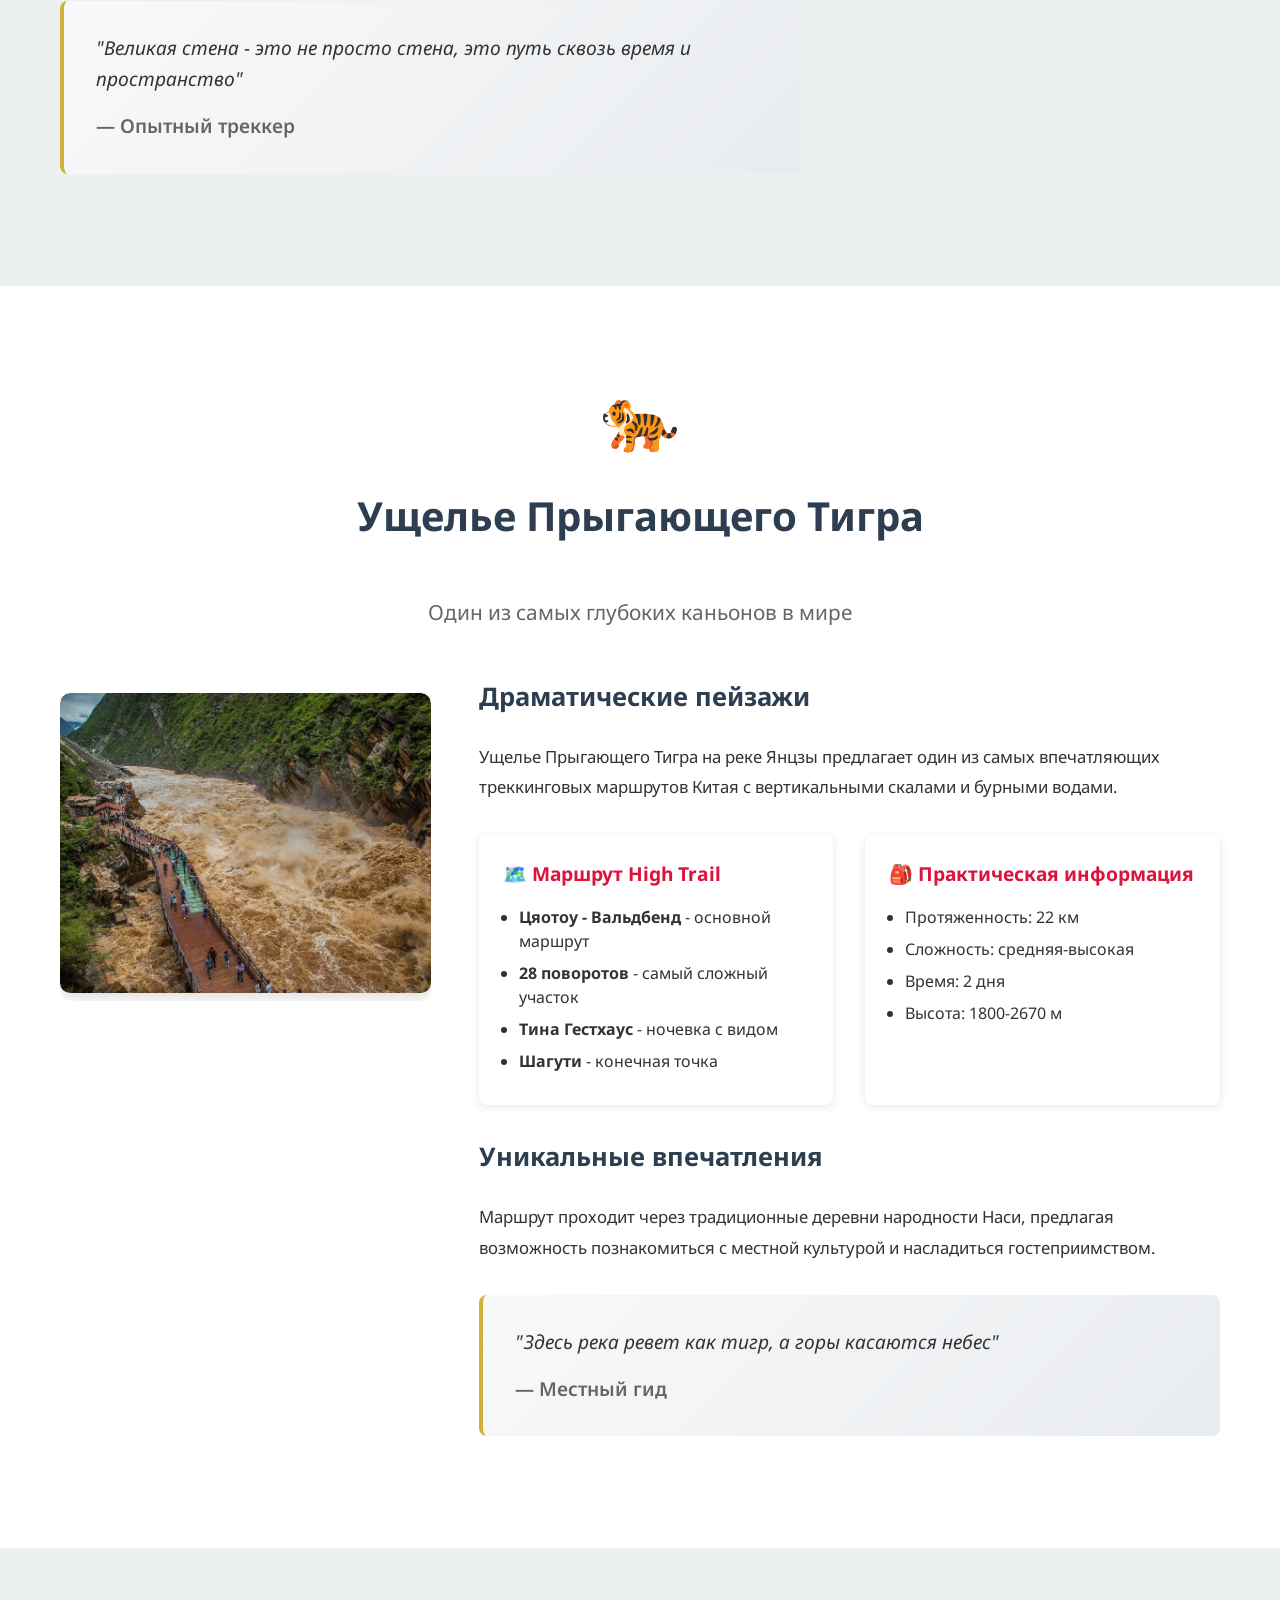
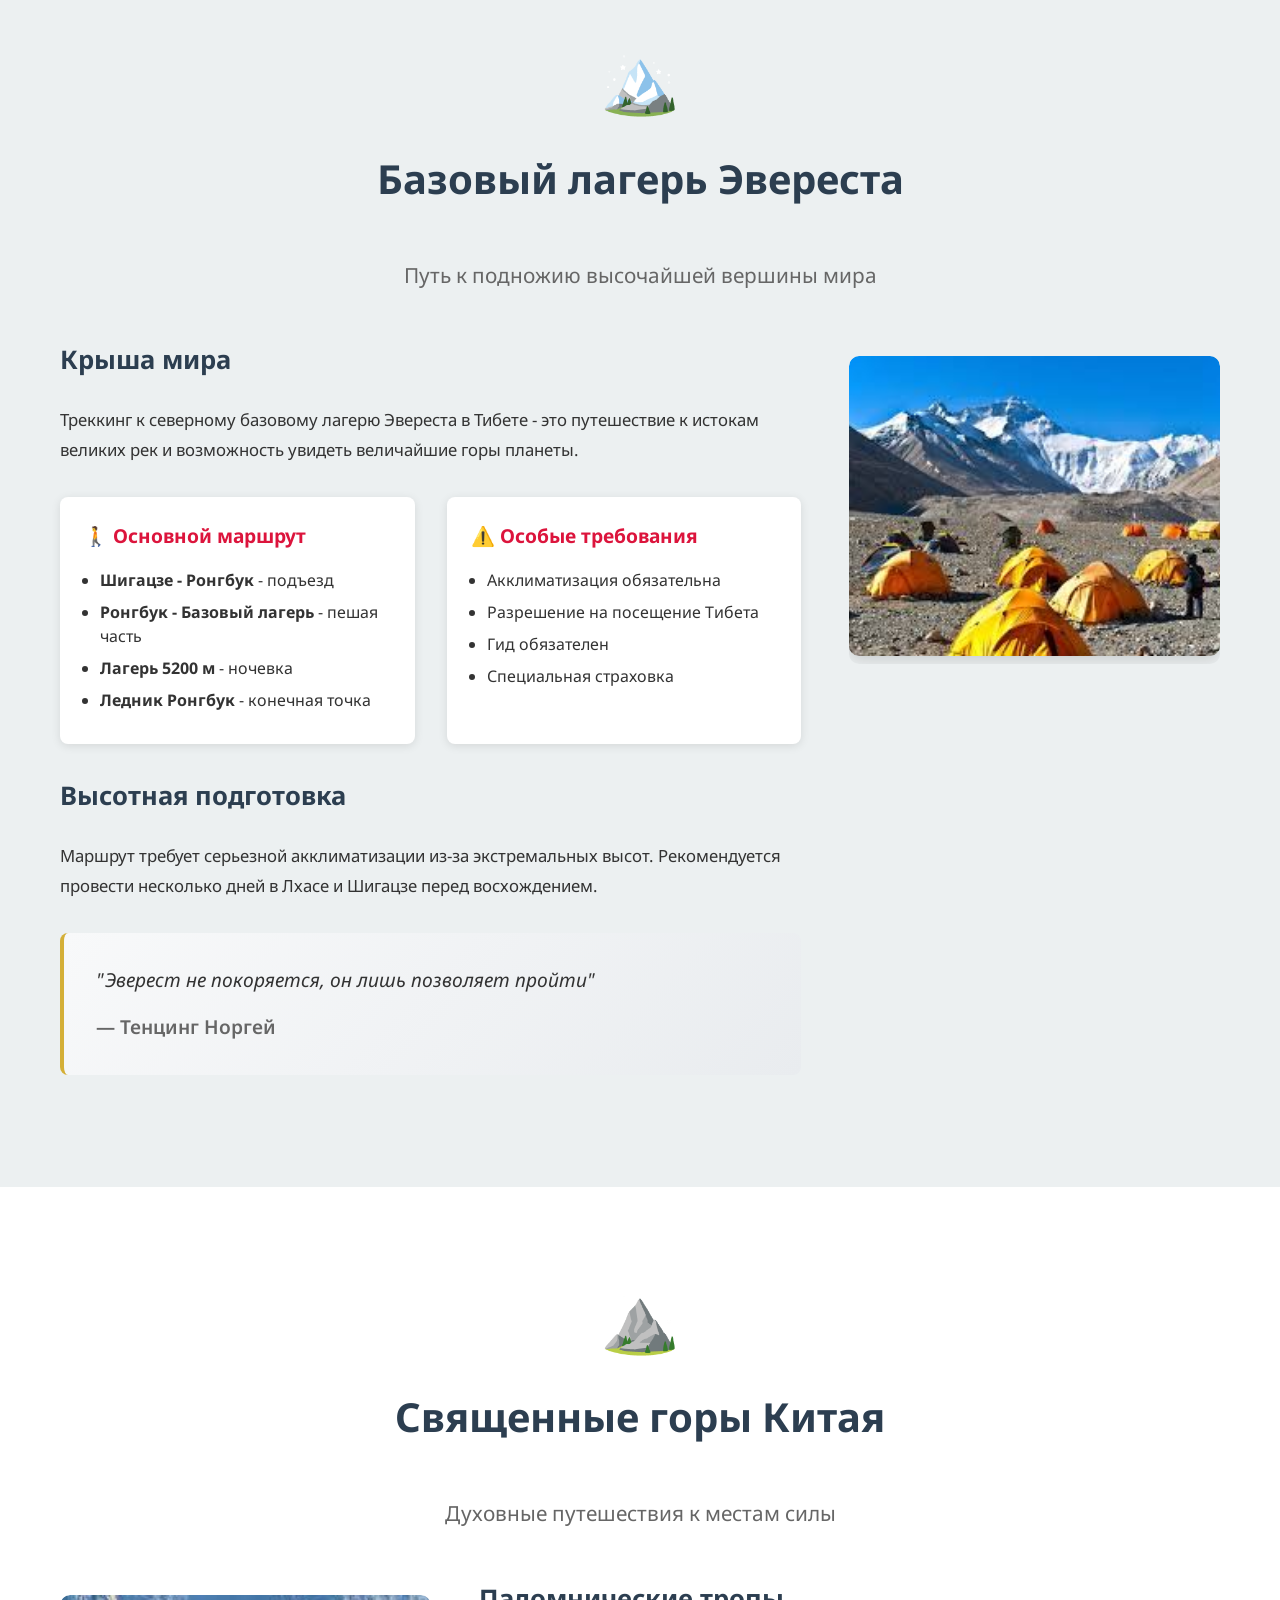
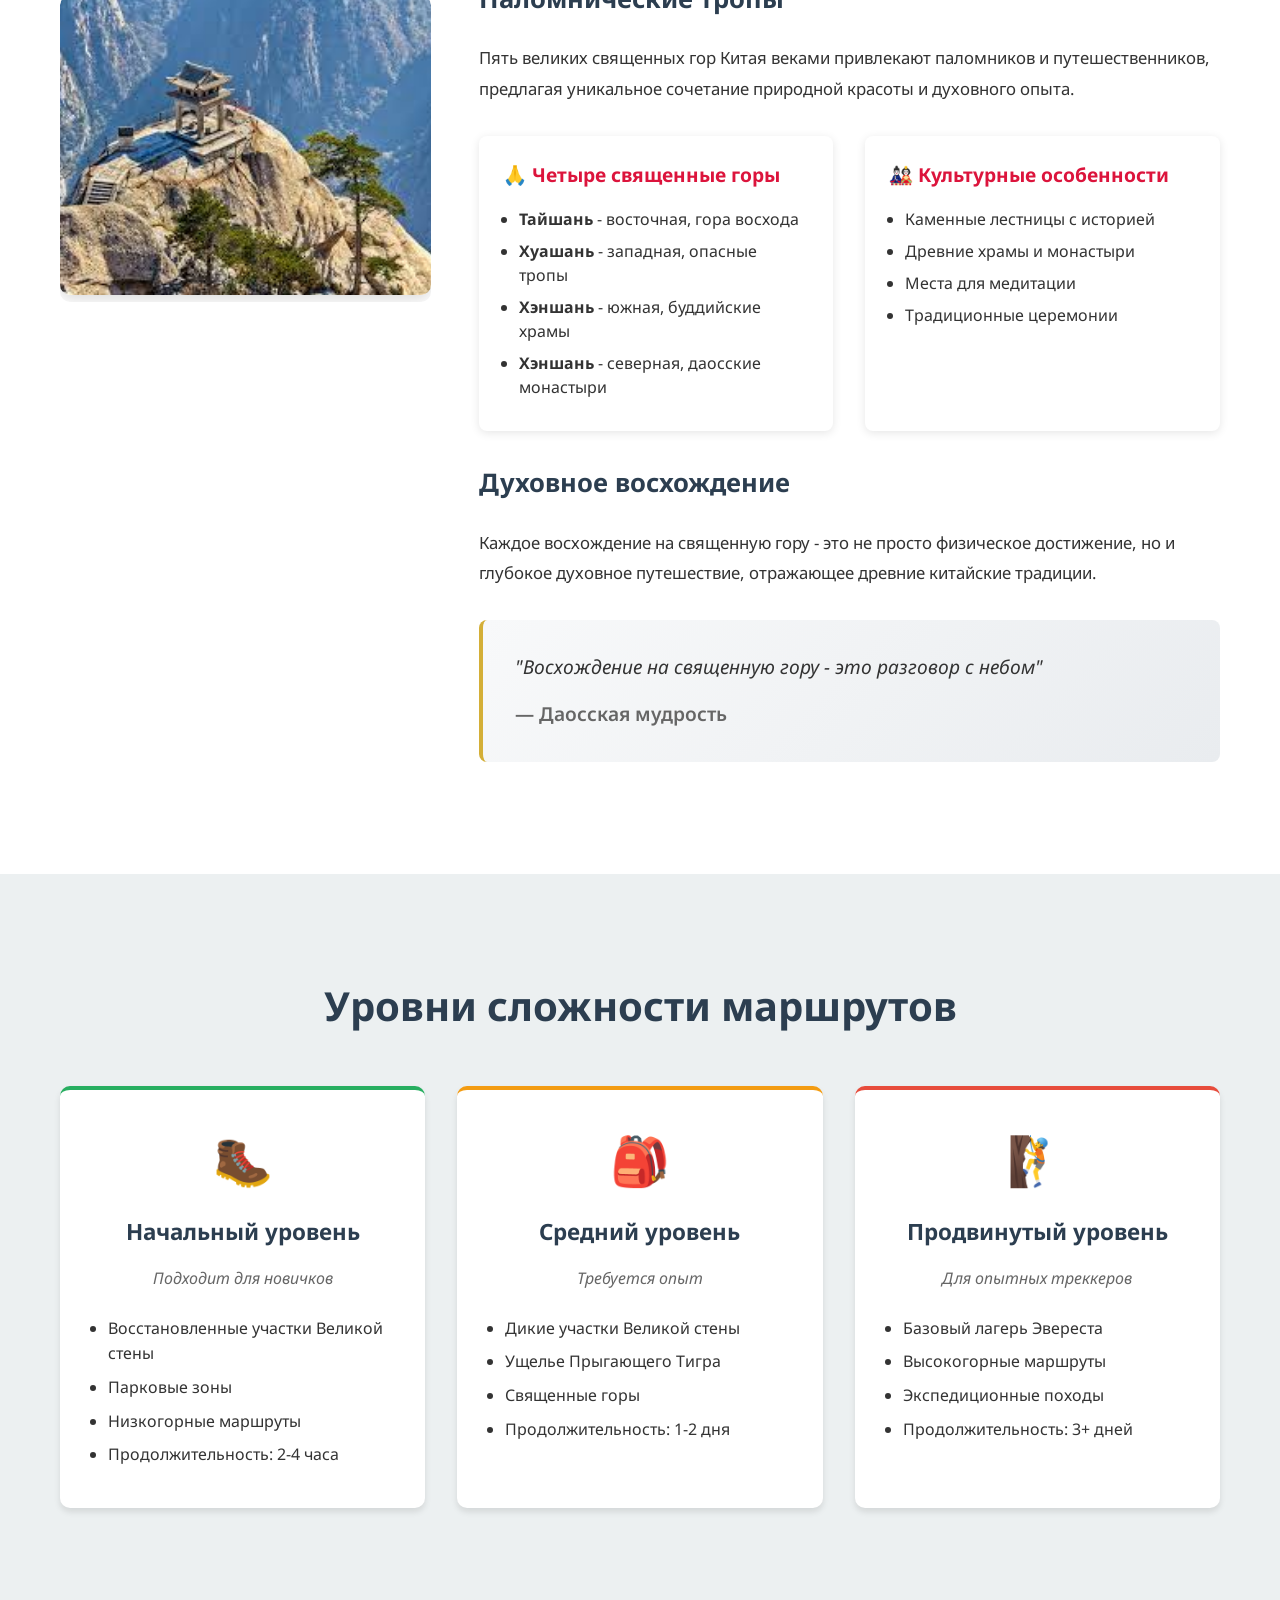
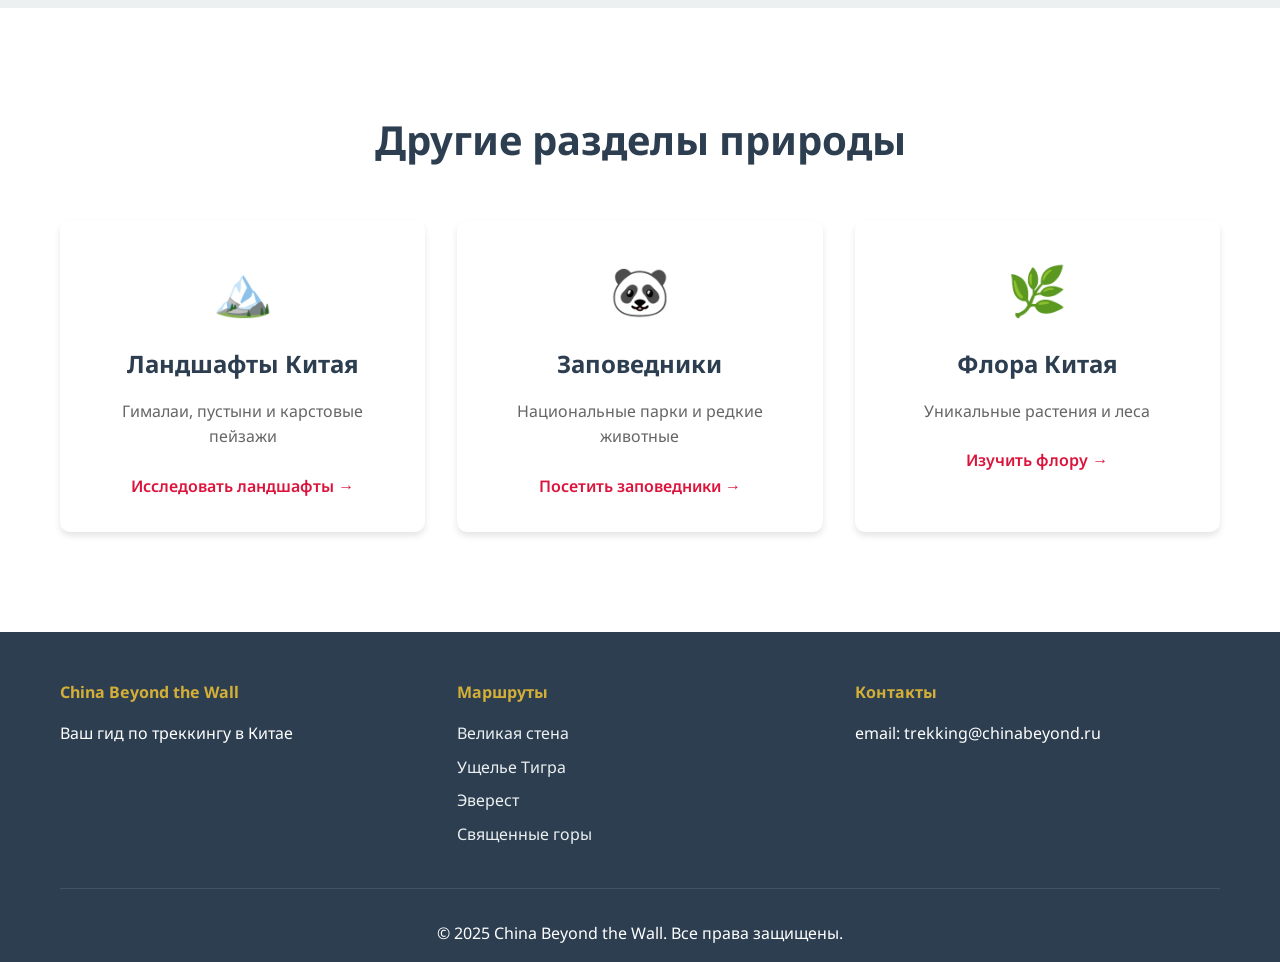
<file: pages/trekking.html>
<!DOCTYPE html>
<html lang="ru">
<head>
    <meta charset="UTF-8">
    <meta name="viewport" content="width=device-width, initial-scale=1.0">
    <title>Треккинг в Китае - China Beyond the Wall</title>
    <link rel="stylesheet" href="../style.css">
    <link href="https://fonts.googleapis.com/css2?family=Noto+Sans:wght@300;400;600;700&display=swap" rel="stylesheet">
</head>
<body>
    
    <!-- Header -->
    <header class="header">
        <nav class="navbar">
            <div class="nav-brand">
                <img src="../images/hero/logo8.jpg" alt="Логотип Китай" class="logo">
                <span class="brand-name">China Beyond the Wall</span>
            </div>
            <ul class="nav-menu">
                <li><a href="../index.html" class="nav-link">Главная</a></li>
                <li><a href="../index.html#culture" class="nav-link">Культура</a></li>
                <li><a href="../index.html#nature" class="nav-link">Природа</a></li>
                <li><a href="../index.html#interactive" class="nav-link">Карта</a></li>
            </ul>
            <div class="hamburger">
                <span></span>
                <span></span>
                <span></span>
            </div>
        </nav>
    </header>


    <!-- Красивый заголовок -->
    <section style="padding: 3rem 0;">
        <div class="container">
            <h1 class="elegant-main-title">Пешие маршруты Китая</h1>
            <div class="elegant-subtitle">От Великой стены до Гималайских вершин</div>
        </div>
    </section>

    <!-- Navigation Menu for Trekking Sections -->
    <section class="trekking-nav-section">
        <div class="container">
            <div class="trekking-nav-grid">
                <a href="#great-wall" class="trekking-nav-item">
                    <div class="trekking-nav-icon">🏯</div>
                    <span>Великая стена</span>
                </a>
                <a href="#tiger-leaping" class="trekking-nav-item">
                    <div class="trekking-nav-icon">🐅</div>
                    <span>Ущелье Прыгающего Тигра</span>
                </a>
                <a href="#mount-everest" class="trekking-nav-item">
                    <div class="trekking-nav-icon">🏔️</div>
                    <span>Эверест</span>
                </a>
                <a href="#sacred-mountains" class="trekking-nav-item">
                    <div class="trekking-nav-icon">⛰️</div>
                    <span>Священные горы</span>
                </a>
            </div>
        </div>
    </section>

    <!-- Great Wall Section -->
    <section id="great-wall" class="section trekking-section">
        <div class="container">
            <div class="trekking-header">
                <div class="trekking-icon">🏯</div>
                <h2 class="section-title">Треккинг по Великой стене</h2>
                <p class="trekking-subtitle">Путешествие вдоль самого грандиозного сооружения человечества</p>
            </div>
            
            <div class="trekking-content">
                <div class="trekking-text">
                    <h3>Легендарный маршрут</h3>
                    <p>Пеший поход вдоль Великой Китайской стены предлагает уникальную возможность увидеть как восстановленные участки, так и дикие, заброшенные секции этого грандиозного сооружения.</p>
                    
                    <div class="trekking-features">
                        <div class="feature">
                            <h4>📍 Лучшие участки</h4>
                            <ul>
                                <li><strong>Цзиньшаньлин-Сыматай</strong> - классический маршрут</li>
                                <li><strong>Цзянькоу</strong> - дикий участок с "орлиным гнездом"</li>
                                <li><strong>Хуанхуачэн</strong> - стена у озера</li>
                                <li><strong>Губэйкоу</strong> - исторический участок</li>
                            </ul>
                        </div>
                        <div class="feature">
                            <h4>📝 Детали маршрута</h4>
                            <ul>
                                <li>Протяженность: 10-15 км</li>
                                <li>Сложность: средняя</li>
                                <li>Время: 4-6 часов</li>
                                <li>Лучший сезон: апрель-октябрь</li>
                            </ul>
                        </div>
                    </div>

                    <h3>Особенности маршрута</h3>
                    <p>Маршрут проходит по горным хребтам с захватывающими видами, сочетая физическую нагрузку с погружением в историю древней цивилизации.</p>

                    <div class="trekking-quote">
                        <blockquote>
                            "Великая стена - это не просто стена, это путь сквозь время и пространство"
                            <cite>— Опытный треккер</cite>
                        </blockquote>
                    </div>
                </div>
                
                <div class="trekking-image">
                    <img src="../images/trekking/вкс.jpeg" alt="Треккинг по Великой стене" class="trekking-photo">
                </div>
            </div>
        </div>
    </section>

    <!-- Tiger Leaping Gorge Section -->
    <section id="tiger-leaping" class="section trekking-section tiger-section">
        <div class="container">
            <div class="trekking-header">
                <div class="trekking-icon">🐅</div>
                <h2 class="section-title">Ущелье Прыгающего Тигра</h2>
                <p class="trekking-subtitle">Один из самых глубоких каньонов в мире</p>
            </div>
            
            <div class="trekking-content reversed">
                <div class="trekking-image">
                    <img src="../images/trekking/упт.jpg" alt="Ущелье Прыгающего Тигра" class="trekking-photo">
                </div>
                
                <div class="trekking-text">
                    <h3>Драматические пейзажи</h3>
                    <p>Ущелье Прыгающего Тигра на реке Янцзы предлагает один из самых впечатляющих треккинговых маршрутов Китая с вертикальными скалами и бурными водами.</p>
                    
                    <div class="trekking-features">
                        <div class="feature">
                            <h4>🗺️ Маршрут High Trail</h4>
                            <ul>
                                <li><strong>Цяотоу - Вальдбенд</strong> - основной маршрут</li>
                                <li><strong>28 поворотов</strong> - самый сложный участок</li>
                                <li><strong>Тина Гестхаус</strong> - ночевка с видом</li>
                                <li><strong>Шагути</strong> - конечная точка</li>
                            </ul>
                        </div>
                        <div class="feature">
                            <h4>🎒 Практическая информация</h4>
                            <ul>
                                <li>Протяженность: 22 км</li>
                                <li>Сложность: средняя-высокая</li>
                                <li>Время: 2 дня</li>
                                <li>Высота: 1800-2670 м</li>
                            </ul>
                        </div>
                    </div>

                    <h3>Уникальные впечатления</h3>
                    <p>Маршрут проходит через традиционные деревни народности Наси, предлагая возможность познакомиться с местной культурой и насладиться гостеприимством.</p>

                    <div class="trekking-quote">
                        <blockquote>
                            "Здесь река ревет как тигр, а горы касаются небес"
                            <cite>— Местный гид</cite>
                        </blockquote>
                    </div>
                </div>
            </div>
        </div>
    </section>

    <!-- Mount Everest Section -->
    <section id="mount-everest" class="section trekking-section everest-section">
        <div class="container">
            <div class="trekking-header">
                <div class="trekking-icon">🏔️</div>
                <h2 class="section-title">Базовый лагерь Эвереста</h2>
                <p class="trekking-subtitle">Путь к подножию высочайшей вершины мира</p>
            </div>
            
            <div class="trekking-content">
                <div class="trekking-text">
                    <h3>Крыша мира</h3>
                    <p>Треккинг к северному базовому лагерю Эвереста в Тибете - это путешествие к истокам великих рек и возможность увидеть величайшие горы планеты.</p>
                    
                    <div class="trekking-features">
                        <div class="feature">
                            <h4>🚶 Основной маршрут</h4>
                            <ul>
                                <li><strong>Шигацзе - Ронгбук</strong> - подъезд</li>
                                <li><strong>Ронгбук - Базовый лагерь</strong> - пешая часть</li>
                                <li><strong>Лагерь 5200 м</strong> - ночевка</li>
                                <li><strong>Ледник Ронгбук</strong> - конечная точка</li>
                            </ul>
                        </div>
                        <div class="feature">
                            <h4>⚠️ Особые требования</h4>
                            <ul>
                                <li>Акклиматизация обязательна</li>
                                <li>Разрешение на посещение Тибета</li>
                                <li>Гид обязателен</li>
                                <li>Специальная страховка</li>
                            </ul>
                        </div>
                    </div>

                    <h3>Высотная подготовка</h3>
                    <p>Маршрут требует серьезной акклиматизации из-за экстремальных высот. Рекомендуется провести несколько дней в Лхасе и Шигацзе перед восхождением.</p>

                    <div class="trekking-quote">
                        <blockquote>
                            "Эверест не покоряется, он лишь позволяет пройти"
                            <cite>— Тенцинг Норгей</cite>
                        </blockquote>
                    </div>
                </div>
                
                <div class="trekking-image">
                    <img src="../images/trekking/блэ.jpeg" alt="Базовый лагерь Эвереста" class="trekking-photo">
                </div>
            </div>
        </div>
    </section>

    <!-- Sacred Mountains Section -->
    <section id="sacred-mountains" class="section trekking-section mountains-section">
        <div class="container">
            <div class="trekking-header">
                <div class="trekking-icon">⛰️</div>
                <h2 class="section-title">Священные горы Китая</h2>
                <p class="trekking-subtitle">Духовные путешествия к местам силы</p>
            </div>
            
            <div class="trekking-content reversed">
                <div class="trekking-image">
                    <img src="../images/trekking/сгк.jpeg" alt="Священные горы" class="trekking-photo">
                </div>
                
                <div class="trekking-text">
                    <h3>Паломнические тропы</h3>
                    <p>Пять великих священных гор Китая веками привлекают паломников и путешественников, предлагая уникальное сочетание природной красоты и духовного опыта.</p>
                    
                    <div class="trekking-features">
                        <div class="feature">
                            <h4>🙏 Четыре священные горы</h4>
                            <ul>
                                <li><strong>Тайшань</strong> - восточная, гора восхода</li>
                                <li><strong>Хуашань</strong> - западная, опасные тропы</li>
                                <li><strong>Хэншань</strong> - южная, буддийские храмы</li>
                                <li><strong>Хэншань</strong> - северная, даосские монастыри</li>
                            </ul>
                        </div>
                        <div class="feature">
                            <h4>🎎 Культурные особенности</h4>
                            <ul>
                                <li>Каменные лестницы с историей</li>
                                <li>Древние храмы и монастыри</li>
                                <li>Места для медитации</li>
                                <li>Традиционные церемонии</li>
                            </ul>
                        </div>
                    </div>

                    <h3>Духовное восхождение</h3>
                    <p>Каждое восхождение на священную гору - это не просто физическое достижение, но и глубокое духовное путешествие, отражающее древние китайские традиции.</p>

                    <div class="trekking-quote">
                        <blockquote>
                            "Восхождение на священную гору - это разговор с небом"
                            <cite>— Даосская мудрость</cite>
                        </blockquote>
                    </div>
                </div>
            </div>
        </div>
    </section>

    <!-- Difficulty Levels -->
    <section class="section difficulty-section">
        <div class="container">
            <h2 class="section-title">Уровни сложности маршрутов</h2>
            <div class="difficulty-grid">
                <div class="difficulty-card easy">
                    <div class="difficulty-icon">🥾</div>
                    <h3>Начальный уровень</h3>
                    <p>Подходит для новичков</p>
                    <ul>
                        <li>Восстановленные участки Великой стены</li>
                        <li>Парковые зоны</li>
                        <li>Низкогорные маршруты</li>
                        <li>Продолжительность: 2-4 часа</li>
                    </ul>
                </div>
                <div class="difficulty-card medium">
                    <div class="difficulty-icon">🎒</div>
                    <h3>Средний уровень</h3>
                    <p>Требуется опыт</p>
                    <ul>
                        <li>Дикие участки Великой стены</li>
                        <li>Ущелье Прыгающего Тигра</li>
                        <li>Священные горы</li>
                        <li>Продолжительность: 1-2 дня</li>
                    </ul>
                </div>
                <div class="difficulty-card hard">
                    <div class="difficulty-icon">🧗</div>
                    <h3>Продвинутый уровень</h3>
                    <p>Для опытных треккеров</p>
                    <ul>
                        <li>Базовый лагерь Эвереста</li>
                        <li>Высокогорные маршруты</li>
                        <li>Экспедиционные походы</li>
                        <li>Продолжительность: 3+ дней</li>
                    </ul>
                </div>
            </div>
        </div>
    </section>

    <!-- Related Articles -->
    <section class="section related-section">
        <div class="container">
            <h2 class="section-title">Другие разделы природы</h2>
            <div class="cards-grid">
                <div class="card">
                    <div class="card-icon">🏔️</div>
                    <h3>Ландшафты Китая</h3>
                    <p>Гималаи, пустыни и карстовые пейзажи</p>
                    <a href="landscapes.html" class="card-link">Исследовать ландшафты →</a>
                </div>
                <div class="card">
                    <div class="card-icon">🐼</div>
                    <h3>Заповедники</h3>
                    <p>Национальные парки и редкие животные</p>
                    <a href="reserves.html" class="card-link">Посетить заповедники →</a>
                </div>
                <div class="card">
                    <div class="card-icon">🌿</div>
                    <h3>Флора Китая</h3>
                    <p>Уникальные растения и леса</p>
                    <a href="flora.html" class="card-link">Изучить флору →</a>
                </div>
            </div>
        </div>
    </section>

    <footer class="footer">
        <div class="container">
            <div class="footer-content">
                <div class="footer-section">
                    <h4>China Beyond the Wall</h4>
                    <p>Ваш гид по треккингу в Китае</p>
                </div>
                <div class="footer-section">
                    <h4>Маршруты</h4>
                    <ul>
                        <li><a href="#great-wall">Великая стена</a></li>
                        <li><a href="#tiger-leaping">Ущелье Тигра</a></li>
                        <li><a href="#mount-everest">Эверест</a></li>
                        <li><a href="#sacred-mountains">Священные горы</a></li>
                    </ul>
                </div>
                <div class="footer-section">
                    <h4>Контакты</h4>
                    <p>email: trekking@chinabeyond.ru</p>
                </div>
            </div>
            <div class="footer-bottom">
                <p>&copy; 2025 China Beyond the Wall. Все права защищены.</p>
            </div>
        </div>
    </footer>

    <script src="../script.js"></script>
    <script>
        function scrollToSection(sectionId) {
            document.getElementById(sectionId).scrollIntoView({
                behavior: 'smooth'
            });
        }

        // Простая навигация
        document.querySelectorAll('.trekking-nav-item').forEach(link => {
            link.addEventListener('click', function(e) {
                e.preventDefault();
                const targetId = this.getAttribute('href');
                const targetSection = document.querySelector(targetId);
                
                if (targetSection) {
                    targetSection.scrollIntoView({
                        behavior: 'smooth',
                        block: 'start'
                    });
                }
            });
        });
    </script>
        <!-- Музыкальный плеер -->
<div id="music-player" class="music-player">
    <button id="music-toggle" class="music-btn">🔈 Вкл</button>
    
    <div class="volume-control">
        <span class="volume-icon">🔊</span>
        <input type="range" id="volume-slider" class="volume-slider" min="0" max="1" step="0.1" value="0.5">
    </div>
</div>

<!-- Аудио элемент -->
<audio id="bg-music" loop preload="auto">
    <source src="../music/bb0718fa61886da.mp3" type="audio/mpeg">
    Ваш браузер не поддерживает аудио элемент.
</audio>

<script src="../music-player.js"></script>
</body>
</html>
</file>
<file: style.css>
/* Reset и базовые стили */
* {
    margin: 0;
    padding: 0;
    box-sizing: border-box;
}

:root {
    --primary-color: #d4af37;
    --secondary-color: #dc143c;
    --dark-color: #2c3e50;
    --light-color: #ecf0f1;
    --text-color: #333;
    --text-light: #666;
    --shadow: 0 4px 6px rgba(0, 0, 0, 0.1);
    --transition: all 0.3s ease;
}

body {
    font-family: 'Noto Sans', sans-serif;
    line-height: 1.6;
    color: var(--text-color);
    overflow-x: hidden;
}

.container {
    max-width: 1200px;
    margin: 0 auto;
    padding: 0 20px;
}

/* Header */
.header {
    position: fixed;
    top: 0;
    width: 100%;
    background: rgba(255, 255, 255, 0.95);
    backdrop-filter: blur(10px);
    z-index: 1000;
    transition: var(--transition);
}

.navbar {
    display: flex;
    justify-content: space-between;
    align-items: center;
    padding: 1rem 2rem;
}

.nav-brand {
    display: flex;
    align-items: center;
    gap: 10px;
}

.logo {
    width: 40px;
    height: 40px;
}

.brand-name {
    font-size: 1.5rem;
    
    color: var(--secondary-color);
}

.nav-menu {
    display: flex;
    list-style: none;
    gap: 2rem;
}

.nav-link {
    text-decoration: none;
    color: var(--text-color);
    font-weight: 500;
    transition: var(--transition);
    position: relative;
}

.nav-link:hover {
    color: var(--secondary-color);
}

.nav-link::after {
    content: '';
    position: absolute;
    bottom: -5px;
    left: 0;
    width: 0;
    height: 2px;
    background: var(--secondary-color);
    transition: var(--transition);
}

.nav-link:hover::after {
    width: 100%;
}

.hamburger {
    display: none;
    flex-direction: column;
    cursor: pointer;
}

.hamburger span {
    width: 25px;
    height: 3px;
    background: var(--text-color);
    margin: 3px 0;
    transition: var(--transition);
}

/* Hero Section */
.hero {
    height: 100vh;
    background: 
        linear-gradient(rgba(0, 0, 0, 0.4), rgba(0, 0, 0, 0.4)),
        url('images/hero/guilin_75792.webp') center/cover;
    display: flex;
    align-items: center;
    justify-content: center;
    text-align: center;
    color: white;
    position: relative;
}

.hero-content {
    max-width: 800px;
    padding: 0 20px;
}

.hero-title {
    font-size: 3.5rem;
    margin-bottom: 1rem;
    text-shadow: 2px 2px 4px rgba(0, 0, 0, 0.5);
}

.hero-subtitle {
    font-size: 1.5rem;
    margin-bottom: 2rem;
    opacity: 0.9;
}

.cta-button {
    padding: 15px 30px;
    font-size: 1.1rem;
    background: var(--secondary-color);
    color: white;
    border: none;
    border-radius: 5px;
    cursor: pointer;
    transition: var(--transition);
    text-transform: uppercase;
    letter-spacing: 1px;
}

.cta-button:hover {
    background: #b01030;
    transform: translateY(-2px);
    box-shadow: var(--shadow);
}

.scroll-indicator {
    position: absolute;
    bottom: 30px;
    left: 50%;
    transform: translateX(-50%);
    animation: bounce 2s infinite;
}

.scroll-indicator span {
    font-size: 2rem;
    color: white;
}

@keyframes bounce {
    0%, 20%, 50%, 80%, 100% {
        transform: translateY(0);
    }
    40% {
        transform: translateY(-10px);
    }
    60% {
        transform: translateY(-5px);
    }
}

/* Sections */
.section {
    padding: 100px 0;
}

.section-title {
    text-align: center;
    font-size: 2.5rem;
    margin-bottom: 3rem;
    color: var(--dark-color);
}

/* Cards Grid */
.cards-grid {
    display: grid;
    grid-template-columns: repeat(auto-fit, minmax(300px, 1fr));
    gap: 2rem;
    margin-top: 2rem;
}

.card {
    background: white;
    padding: 2rem;
    border-radius: 10px;
    box-shadow: var(--shadow);
    transition: var(--transition);
    text-align: center;
}

.card:hover {
    transform: translateY(-10px);
    box-shadow: 0 10px 20px rgba(0, 0, 0, 0.2);
}

.card-icon {
    font-size: 3rem;
    margin-bottom: 1rem;
}

.card h3 {
    font-size: 1.5rem;
    margin-bottom: 1rem;
    color: var(--dark-color);
}

.card p {
    color: var(--text-light);
    margin-bottom: 1.5rem;
}

.card-link {
    color: var(--secondary-color);
    text-decoration: none;
    font-weight: 600;
    transition: var(--transition);
}

.card-link:hover {
    color: var(--primary-color);
}

/* Map Section */
.map-section {
    background: var(--light-color);
}

.map-container {
    display: grid;
    grid-template-columns: 2fr 1fr;
    gap: 3rem;
    align-items: start;
}

.map-image-container {
    position: relative;
    width: 100%;
    border-radius: 10px;
    overflow: hidden;
    box-shadow: var(--shadow);
}

.map-image {
    width: 100%;
    height: auto;
    display: block;
}

.city-marker {
    position: absolute;
    cursor: pointer;
    transform: translate(-50%, -50%);
    z-index: 10;
    transition: var(--transition);
}

.city-marker:hover {
    transform: translate(-50%, -50%) scale(1.1);
}

.marker-dot {
    width: 20px;
    height: 20px;
    background: var(--secondary-color);
    border: 3px solid white;
    border-radius: 50%;
    box-shadow: 0 2px 10px rgba(0, 0, 0, 0.3);
    position: relative;
    z-index: 2;
}

.marker-pulse {
    position: absolute;
    top: 50%;
    left: 50%;
    transform: translate(-50%, -50%);
    width: 40px;
    height: 40px;
    background: var(--secondary-color);
    border-radius: 50%;
    opacity: 0.6;
    animation: pulse 2s infinite;
    z-index: 1;
}

@keyframes pulse {
    0% {
        transform: translate(-50%, -50%) scale(1);
        opacity: 0.6;
    }
    100% {
        transform: translate(-50%, -50%) scale(2);
        opacity: 0;
    }
}

.city-name {
    position: absolute;
    top: 100%;
    left: 50%;
    transform: translateX(-50%);
    background: rgba(0, 0, 0, 0.8);
    color: white;
    padding: 5px 10px;
    border-radius: 5px;
    font-size: 0.9rem;
    white-space: nowrap;
    margin-top: 10px;
    opacity: 0;
    transition: var(--transition);
}

.city-marker:hover .city-name {
    opacity: 1;
}

.city-preview {
    background: white;
    padding: 2rem;
    border-radius: 10px;
    box-shadow: var(--shadow);
    min-height: 200px;
}

.preview-image {
    width: 100%;
    height: 150px;
    object-fit: cover;
    border-radius: 5px;
    margin-bottom: 1rem;
}

.visit-button {
    display: inline-block;
    padding: 10px 20px;
    background: var(--secondary-color);
    color: white;
    text-decoration: none;
    border-radius: 5px;
    transition: var(--transition);
    margin-top: 1rem;
}

.visit-button:hover {
    background: #b01030;
    transform: translateY(-2px);
}

/* Footer */
.footer {
    background: var(--dark-color);
    color: white;
    padding: 3rem 0 1rem;
}

.footer-content {
    display: grid;
    grid-template-columns: repeat(auto-fit, minmax(250px, 1fr));
    gap: 2rem;
    margin-bottom: 2rem;
}

.footer-section h4 {
    margin-bottom: 1rem;
    color: var(--primary-color);
}

.footer-section ul {
    list-style: none;
}

.footer-section ul li {
    margin-bottom: 0.5rem;
}

.footer-section a {
    color: var(--light-color);
    text-decoration: none;
    transition: var(--transition);
}

.footer-section a:hover {
    color: var(--primary-color);
}

.footer-bottom {
    text-align: center;
    padding-top: 2rem;
    border-top: 1px solid rgba(255, 255, 255, 0.1);
}

/* Elegant Titles */
.elegant-main-title {
    text-align: center;
    font-size: 3rem;
    font-weight: 200;
    color: var(--dark-color);
    margin: 4rem 0 1rem 0;
    line-height: 1.3;
    letter-spacing: 1px;
}

.elegant-subtitle {
    text-align: center;
    font-size: 1.8rem;
    color: var(--secondary-color);
    font-weight: 400;
    margin-bottom: 3rem;
    position: relative;
    display: inline-block;
    left: 50%;
    transform: translateX(-50%);
    padding: 0 2rem;
}

.elegant-subtitle::before,
.elegant-subtitle::after {
    content: '•';
    color: var(--primary-color);
    margin: 0 1rem;
    font-size: 1.5rem;
}

/* Art Page */
.art-hero {
    background: linear-gradient(rgba(0, 0, 0, 0.5), rgba(0, 0, 0, 0.5)),
                url('../images/art/art-hero.jpg') center/cover;
}

.art-nav-section {
    background: var(--light-color);
    padding: 2rem 0;
}

.art-nav-grid {
    display: grid;
    grid-template-columns: repeat(auto-fit, minmax(120px, 1fr));
    gap: 1rem;
    max-width: 800px;
    margin: 0 auto;
}

.art-nav-item {
    display: flex;
    flex-direction: column;
    align-items: center;
    padding: 1rem 0.5rem;
    background: white;
    border-radius: 10px;
    text-decoration: none;
    color: var(--text-color);
    border: 2px solid #ddd;
    text-align: center;
}

.art-nav-icon {
    font-size: 2rem;
    margin-bottom: 0.5rem;
}

.art-nav-item span {
    font-weight: 600;
    font-size: 0.9rem;
}

.art-section {
    padding: 80px 0;
}

.art-section:nth-child(even) {
    background: var(--light-color);
}

.art-header {
    text-align: center;
    margin-bottom: 3rem;
}

.art-icon {
    font-size: 4rem;
    margin-bottom: 1rem;
}

.art-subtitle {
    font-size: 1.3rem;
    color: var(--text-light);
    margin-top: 0.5rem;
}

.art-content {
    display: grid;
    grid-template-columns: 2fr 1fr;
    gap: 3rem;
    align-items: start;
}

.art-content.reversed {
    grid-template-columns: 1fr 2fr;
}

.art-content.reversed .art-text {
    order: 2;
}

.art-content.reversed .art-image {
    order: 1;
}

.art-text h3 {
    color: var(--dark-color);
    margin-bottom: 1.5rem;
    font-size: 1.6rem;
}

.art-text p {
    margin-bottom: 1.5rem;
    line-height: 1.8;
    font-size: 1.05rem;
}

.art-features {
    display: grid;
    grid-template-columns: repeat(auto-fit, minmax(300px, 1fr));
    gap: 2rem;
    margin: 2rem 0;
}

.feature {
    background: white;
    padding: 1.5rem;
    border-radius: 8px;
    box-shadow: 0 2px 10px rgba(0, 0, 0, 0.1);
}

.feature h4 {
    color: var(--secondary-color);
    margin-bottom: 1rem;
    font-size: 1.2rem;
}

.feature ul {
    margin-left: 1rem;
}

.feature li {
    margin-bottom: 0.5rem;
    line-height: 1.5;
}

.artists-list {
    list-style: none;
    margin: 1.5rem 0;
}

.artists-list li {
    padding: 0.7rem 0;
    border-bottom: 1px solid #eee;
    position: relative;
    padding-left: 1.5rem;
}

.artists-list li:before {
    content: "🎨";
    position: absolute;
    left: 0;
}

.art-image {
    border-radius: 10px;
    overflow: hidden;
    margin-top: 1rem;
}

.art-photo {
    width: 100%;
    height: 300px;
    object-fit: cover;
    object-position: center;
    border-radius: 10px;
    box-shadow: 0 4px 15px rgba(0, 0, 0, 0.15);
    display: block;
}

.art-gallery {
    margin-top: 3rem;
    padding: 2rem;
    background: white;
    border-radius: 10px;
    box-shadow: var(--shadow);
}

.art-gallery h3 {
    text-align: center;
    margin-bottom: 2rem;
    color: var(--dark-color);
}

.gallery-items {
    display: grid;
    grid-template-columns: repeat(auto-fit, minmax(250px, 1fr));
    gap: 2rem;
}

.gallery-item {
    text-align: center;
    background: #f8f9fa;
    padding: 1.5rem;
    border-radius: 8px;
}

.gallery-image {
    width: 100%;
    height: 200px;
    object-fit: cover;
    border-radius: 6px;
    margin-bottom: 1rem;
    display: block;
}

.gallery-item p {
    font-weight: 500;
    color: var(--text-color);
    margin: 0;
}

/* Philosophy Page */
.philosophy-hero {
    background: linear-gradient(rgba(0, 0, 0, 0.5), rgba(0, 0, 0, 0.5)),
                url('../images/philosophy/philosophy-hero.jpg') center/cover;
}

.philosophy-nav-section {
    background: var(--light-color);
    padding: 2rem 0;
}

.philosophy-nav-grid {
    display: flex;
    justify-content: center;
    gap: 2rem;
    flex-wrap: wrap;
}

.philosophy-nav-item {
    display: flex;
    flex-direction: column;
    align-items: center;
    padding: 1.5rem 2rem;
    background: white;
    border-radius: 10px;
    text-decoration: none;
    color: var(--text-color);
    border: 2px solid #ddd;
    min-width: 140px;
    text-align: center;
}

.philosophy-nav-icon {
    font-size: 2.5rem;
    margin-bottom: 0.5rem;
}

.philosophy-nav-item span {
    font-weight: 600;
    font-size: 1.1rem;
}

.philosophy-section {
    padding: 80px 0;
}

.philosophy-section:nth-child(even) {
    background: var(--light-color);
}

.philosophy-header {
    text-align: center;
    margin-bottom: 3rem;
}

.philosophy-icon {
    font-size: 4rem;
    margin-bottom: 1rem;
}

.philosophy-subtitle {
    font-size: 1.3rem;
    color: var(--text-light);
    margin-top: 0.5rem;
}

.philosophy-content {
    display: grid;
    grid-template-columns: 2fr 1fr;
    gap: 3rem;
    align-items: start;
}

.philosophy-content.reversed {
    grid-template-columns: 1fr 2fr;
}

.philosophy-content.reversed .philosophy-text {
    order: 2;
}

.philosophy-content.reversed .philosophy-image {
    order: 1;
}

.philosophy-text h3 {
    color: var(--dark-color);
    margin-bottom: 1.5rem;
    font-size: 1.6rem;
}

.philosophy-text p {
    margin-bottom: 1.5rem;
    line-height: 1.8;
    font-size: 1.05rem;
}

.philosophy-principles {
    display: grid;
    grid-template-columns: repeat(auto-fit, minmax(300px, 1fr));
    gap: 2rem;
    margin: 2rem 0;
}

.principle {
    background: white;
    padding: 1.5rem;
    border-radius: 8px;
    box-shadow: 0 2px 10px rgba(0, 0, 0, 0.1);
}

.principle h4 {
    color: var(--secondary-color);
    margin-bottom: 1rem;
    font-size: 1.2rem;
}

.principle ul, .principle ol {
    margin-left: 1rem;
}

.principle li {
    margin-bottom: 0.5rem;
    line-height: 1.5;
}

.philosophy-image {
    border-radius: 10px;
    overflow: hidden;
    margin-top: 1rem;
}

.philosophy-photo {
    width: 100%;
    height: 300px;
    object-fit: cover;
    object-position: center;
    border-radius: 10px;
    box-shadow: 0 4px 15px rgba(0, 0, 0, 0.15);
}

/* Cuisine Page */
.cuisine-hero {
    background: linear-gradient(rgba(0, 0, 0, 0.5), rgba(0, 0, 0, 0.5)),
                url('../images/cuisine/cuisine-hero.jpg') center/cover;
}

.cuisine-nav-section {
    background: var(--light-color);
    padding: 2rem 0;
}

.cuisine-nav-grid {
    display: grid;
    grid-template-columns: repeat(auto-fit, minmax(120px, 1fr));
    gap: 1rem;
    max-width: 1000px;
    margin: 0 auto;
}

.cuisine-nav-item {
    display: flex;
    flex-direction: column;
    align-items: center;
    padding: 1rem 0.5rem;
    background: white;
    border-radius: 10px;
    text-decoration: none;
    color: var(--text-color);
    border: 2px solid #ddd;
    transition: var(--transition);
    text-align: center;
}

.cuisine-nav-item:hover {
    border-color: var(--secondary-color);
    transform: translateY(-3px);
    box-shadow: var(--shadow);
}

.cuisine-nav-icon {
    font-size: 2rem;
    margin-bottom: 0.5rem;
}

.cuisine-nav-item span {
    font-weight: 600;
    font-size: 0.9rem;
}

.cuisine-section {
    padding: 80px 0;
}

.cuisine-section:nth-child(even) {
    background: var(--light-color);
}

.cuisine-header {
    text-align: center;
    margin-bottom: 3rem;
}

.cuisine-icon {
    font-size: 4rem;
    margin-bottom: 1rem;
}

.cuisine-subtitle {
    font-size: 1.3rem;
    color: var(--text-light);
    margin-top: 0.5rem;
}

.cuisine-content {
    display: grid;
    grid-template-columns: 2fr 1fr;
    gap: 3rem;
    align-items: start;
}

.cuisine-content.reversed {
    grid-template-columns: 1fr 2fr;
}

.cuisine-content.reversed .cuisine-text {
    order: 2;
}

.cuisine-content.reversed .cuisine-image {
    order: 1;
}

.cuisine-text h3 {
    color: var(--dark-color);
    margin-bottom: 1.5rem;
    font-size: 1.6rem;
}

.cuisine-text p {
    margin-bottom: 1.5rem;
    line-height: 1.8;
    font-size: 1.05rem;
}

.cuisine-features {
    display: grid;
    grid-template-columns: repeat(auto-fit, minmax(300px, 1fr));
    gap: 2rem;
    margin: 2rem 0;
}

.cuisine-image {
    border-radius: 10px;
    overflow: hidden;
    margin-top: 1rem;
}

.cuisine-photo {
    width: 100%;
    height: 300px;
    object-fit: cover;
    object-position: center;
    border-radius: 10px;
    box-shadow: 0 4px 15px rgba(0, 0, 0, 0.15);
}

.preview-section {
    background: var(--light-color);
}

.preview-grid {
    display: grid;
    grid-template-columns: repeat(auto-fit, minmax(250px, 1fr));
    gap: 2rem;
    margin-top: 2rem;
}

.preview-card {
    background: white;
    padding: 2rem;
    border-radius: 10px;
    box-shadow: var(--shadow);
    text-align: center;
}

.preview-icon {
    font-size: 3rem;
    margin-bottom: 1rem;
}

.preview-card h3 {
    color: var(--dark-color);
    margin-bottom: 1rem;
    font-size: 1.4rem;
}

.preview-card p {
    color: var(--text-light);
    margin-bottom: 1.5rem;
    font-style: italic;
}

.preview-card ul {
    text-align: left;
    margin-left: 1rem;
}

.preview-card li {
    margin-bottom: 0.5rem;
    color: var(--text-color);
}

/* Contact Page */
.contact-hero {
    background: linear-gradient(rgba(0, 0, 0, 0.5), rgba(0, 0, 0, 0.5)),
                url('../images/contact/contact-hero.jpg') center/cover;
}

.contact-section {
    padding: 80px 0;
}

.contact-container {
    display: grid;
    grid-template-columns: 1fr 1fr;
    gap: 4rem;
    align-items: start;
    max-width: 1200px;
    margin: 0 auto;
}

.contact-info h2 {
    color: var(--dark-color);
    margin-bottom: 1.5rem;
    font-size: 2.2rem;
}

.contact-info p {
    color: var(--text-light);
    line-height: 1.7;
    margin-bottom: 2rem;
    font-size: 1.1rem;
}

.contact-features {
    display: flex;
    flex-direction: column;
    gap: 1.5rem;
}

.contact-feature {
    display: flex;
    align-items: center;
    gap: 1rem;
    padding: 1.5rem;
    background: white;
    border-radius: 10px;
    box-shadow: 0 2px 10px rgba(0, 0, 0, 0.1);
}

.feature-icon {
    font-size: 2rem;
    flex-shrink: 0;
}

.feature-text h4 {
    color: var(--dark-color);
    margin-bottom: 0.3rem;
    font-size: 1.1rem;
}

.feature-text p {
    color: var(--text-light);
    margin: 0;
    font-size: 0.95rem;
}

.contact-form-wrapper {
    background: white;
    padding: 2.5rem;
    border-radius: 15px;
    box-shadow: 0 10px 30px rgba(0, 0, 0, 0.1);
}

.contact-form {
    display: flex;
    flex-direction: column;
    gap: 1.5rem;
}

.form-group {
    display: flex;
    flex-direction: column;
}

.form-group label {
    color: var(--dark-color);
    margin-bottom: 0.5rem;
    font-weight: 600;
    font-size: 1rem;
}

.form-group input,
.form-group select,
.form-group textarea {
    padding: 1rem;
    border: 2px solid #e9ecef;
    border-radius: 8px;
    font-size: 1rem;
    font-family: 'Noto Sans', sans-serif;
    transition: var(--transition);
    background: #f8f9fa;
}

.form-group input:focus,
.form-group select:focus,
.form-group textarea:focus {
    outline: none;
    border-color: var(--primary-color);
    background: white;
    box-shadow: 0 0 0 3px rgba(212, 175, 55, 0.1);
}

.form-group textarea {
    resize: vertical;
    min-height: 120px;
}

.checkbox-group {
    flex-direction: row;
    align-items: center;
    gap: 0.8rem;
}

.checkbox-group input[type="checkbox"] {
    width: 18px;
    height: 18px;
    margin: 0;
}

.checkbox-group label {
    margin: 0;
    font-weight: normal;
    cursor: pointer;
}

.submit-button {
    background: var(--secondary-color);
    color: white;
    border: none;
    padding: 1.2rem 2rem;
    border-radius: 8px;
    font-size: 1.1rem;
    font-weight: 600;
    cursor: pointer;
    transition: var(--transition);
    position: relative;
    overflow: hidden;
}

.submit-button:hover {
    background: #b01030;
    transform: translateY(-2px);
    box-shadow: 0 5px 15px rgba(220, 20, 60, 0.3);
}

.submit-button.loading {
    background: #95a5a6;
    cursor: not-allowed;
}

.button-loading {
    display: none;
}

.submit-button.loading .button-text {
    display: none;
}

.submit-button.loading .button-loading {
    display: inline;
}

.form-notice {
    text-align: center;
    margin-top: 1rem;
}

.form-notice p {
    color: var(--text-light);
    font-size: 0.9rem;
    margin: 0;
}

.success-section {
    background: var(--light-color);
    padding: 100px 0;
}

.success-content {
    text-align: center;
    max-width: 600px;
    margin: 0 auto;
}

.success-icon {
    font-size: 4rem;
    margin-bottom: 2rem;
}

.success-content h2 {
    color: var(--dark-color);
    margin-bottom: 1.5rem;
    font-size: 2.5rem;
}

.success-content p {
    color: var(--text-light);
    font-size: 1.1rem;
    line-height: 1.7;
    margin-bottom: 2rem;
}

.author-section {
    padding: 80px 0;
    background: white;
}

.author-container {
    display: grid;
    grid-template-columns: auto 1fr;
    gap: 3rem;
    align-items: start;
    max-width: 1000px;
    margin: 0 auto;
}

.author-avatar {
    flex-shrink: 0;
}

.avatar-placeholder {
    width: 150px;
    height: 150px;
    background: linear-gradient(135deg, var(--primary-color), var(--secondary-color));
    border-radius: 50%;
    display: flex;
    align-items: center;
    justify-content: center;
    font-size: 4rem;
    box-shadow: 0 10px 25px rgba(0, 0, 0, 0.15);
}

.author-info h2 {
    color: var(--dark-color);
    margin-bottom: 0.5rem;
    font-size: 2.2rem;
}

.author-info h3 {
    color: var(--secondary-color);
    margin-bottom: 0.5rem;
    font-size: 1.8rem;
}

.author-title {
    color: var(--text-light);
    font-style: italic;
    margin-bottom: 1.5rem;
    font-size: 1.1rem;
}

.author-bio {
    margin-bottom: 2rem;
}

.author-bio p {
    line-height: 1.7;
    margin-bottom: 1.5rem;
    color: var(--text-color);
}

.author-details {
    display: flex;
    flex-direction: column;
    gap: 0.8rem;
    margin: 1.5rem 0;
}

.detail-item {
    color: var(--text-color);
    line-height: 1.5;
}

.author-links {
    display: flex;
    gap: 1.5rem;
    flex-wrap: wrap;
}

.author-link {
    display: inline-flex;
    align-items: center;
    gap: 0.5rem;
    padding: 0.8rem 1.5rem;
    background: var(--light-color);
    color: var(--dark-color);
    text-decoration: none;
    border-radius: 25px;
    transition: var(--transition);
    font-weight: 500;
}

.author-link:hover {
    background: var(--primary-color); 
    color: white;
    transform: translateY(-2px);
}

/* Бейімділік */
@media (max-width: 768px) {
    .nav-menu {
        position: fixed;
        left: -100%;
        top: 70px;
        flex-direction: column;
        background-color: white;
        width: 100%;
        text-align: center;
        transition: 0.3s;
        box-shadow: var(--shadow);
        padding: 2rem 0;
    }

    .nav-menu.active {
        left: 0;
    }

    .hamburger {
        display: flex;
    }

    .hamburger.active span:nth-child(2) {
        opacity: 0;
    }

    .hamburger.active span:nth-child(1) {
        transform: translateY(8px) rotate(45deg);
    }

    .hamburger.active span:nth-child(3) {
        transform: translateY(-8px) rotate(-45deg);
    }

    .hero-title {
        font-size: 2.5rem;
    }

    .hero-subtitle {
        font-size: 1.2rem;
    }

    .map-container {
        grid-template-columns: 1fr;
    }

    .section-title {
        font-size: 2rem;
    }

    .art-nav-grid,
    .cuisine-nav-grid {
        grid-template-columns: repeat(2, 1fr);
    }

    .art-content,
    .art-content.reversed,
    .philosophy-content,
    .philosophy-content.reversed,
    .cuisine-content,
    .cuisine-content.reversed {
        grid-template-columns: 1fr;
        gap: 2rem;
    }

    .art-content.reversed .art-text,
    .art-content.reversed .art-image,
    .philosophy-content.reversed .philosophy-text,
    .philosophy-content.reversed .philosophy-image,
    .cuisine-content.reversed .cuisine-text,
    .cuisine-content.reversed .cuisine-image {
        order: initial;
    }

    .art-features,
    .philosophy-principles,
    .cuisine-features {
        grid-template-columns: 1fr;
    }

    .gallery-items,
    .preview-grid {
        grid-template-columns: 1fr;
    }

    .art-photo,
    .philosophy-photo,
    .cuisine-photo {
        height: 250px;
    }

    .gallery-image {
        height: 150px;
    }

    .elegant-main-title {
        font-size: 2.2rem;
    }

    .elegant-subtitle {
        font-size: 1.4rem;
    }

    .contact-container {
        grid-template-columns: 1fr;
        gap: 2rem;
    }

    .contact-features {
        gap: 1rem;
    }

    .contact-feature {
        padding: 1rem;
    }

    .contact-form-wrapper {
        padding: 1.5rem;
    }

    .author-container {
        grid-template-columns: 1fr;
        text-align: center;
        gap: 2rem;
    }

    .avatar-placeholder {
        margin: 0 auto;
    }

    .author-links {
        justify-content: center;
    }

    .philosophy-nav-grid {
        flex-direction: column;
        align-items: center;
        gap: 1rem;
    }

    .philosophy-nav-item {
        width: 200px;
    }
}

/* Анимации */
.fade-in {
    animation: fadeIn 1s ease-in;
}

@keyframes fadeIn {
    from {
        opacity: 0;
        transform: translateY(30px);
    }
    to {
        opacity: 1;
        transform: translateY(0);
    }
}
/* Email Links */
.email-link {
    color: var(--light-color);
    text-decoration: none;
    transition: var(--transition);
    border-bottom: 1px dotted transparent;
}

.email-link:hover {
    color: var(--primary-color);
    border-bottom-color: var(--primary-color);
}

/* Для белого фона (если нужно) */
.email-link.white {
    color: var(--dark-color);
}

.email-link.white:hover {
    color: var(--secondary-color);
    border-bottom-color: var(--secondary-color);
}
/* Landscapes Page Specific Styles */
.landscapes-hero {
    background: linear-gradient(rgba(0, 0, 0, 0.5), rgba(0, 0, 0, 0.5)),
                url('../images/landscapes/landscapes-hero.jpg') center/cover;
}

/* Landscapes Navigation */
.landscapes-nav-section {
    background: var(--light-color);
    padding: 2rem 0;
}

.landscapes-nav-grid {
    display: grid;
    grid-template-columns: repeat(auto-fit, minmax(150px, 1fr));
    gap: 1rem;
    max-width: 800px;
    margin: 0 auto;
}

.landscapes-nav-item {
    display: flex;
    flex-direction: column;
    align-items: center;
    padding: 1.5rem 1rem;
    background: white;
    border-radius: 10px;
    text-decoration: none;
    color: var(--text-color);
    border: 2px solid #ddd;
    text-align: center;
    transition: var(--transition);
}

.landscapes-nav-item:hover {
    border-color: var(--secondary-color);
    transform: translateY(-3px);
    box-shadow: var(--shadow);
}

.landscapes-nav-icon {
    font-size: 2.5rem;
    margin-bottom: 0.5rem;
}

.landscapes-nav-item span {
    font-weight: 600;
    font-size: 1rem;
}

/* Landscapes Sections */
.landscapes-section {
    padding: 80px 0;
}

.landscapes-section:nth-child(even) {
    background: var(--light-color);
}

.landscapes-header {
    text-align: center;
    margin-bottom: 3rem;
}

.landscapes-icon {
    font-size: 4rem;
    margin-bottom: 1rem;
}

.landscapes-subtitle {
    font-size: 1.3rem;
    color: var(--text-light);
    margin-top: 0.5rem;
}

.landscapes-content {
    display: grid;
    grid-template-columns: 2fr 1fr;
    gap: 3rem;
    align-items: start;
}

.landscapes-content.reversed {
    grid-template-columns: 1fr 2fr;
}

.landscapes-content.reversed .landscapes-text {
    order: 2;
}

.landscapes-content.reversed .landscapes-image {
    order: 1;
}

.landscapes-text h3 {
    color: var(--dark-color);
    margin-bottom: 1.5rem;
    font-size: 1.6rem;
}

.landscapes-text p {
    margin-bottom: 1.5rem;
    line-height: 1.8;
    font-size: 1.05rem;
}

.landscapes-features {
    display: grid;
    grid-template-columns: repeat(auto-fit, minmax(300px, 1fr));
    gap: 2rem;
    margin: 2rem 0;
}

.landscapes-image {
    border-radius: 10px;
    overflow: hidden;
    margin-top: 1rem;
}

.landscapes-photo {
    width: 100%;
    height: 300px;
    object-fit: cover;
    object-position: center;
    border-radius: 10px;
    box-shadow: 0 4px 15px rgba(0, 0, 0, 0.15);
}

.landscapes-quote {
    margin: 2rem 0;
    padding: 2rem;
    background: linear-gradient(135deg, #f8f9fa, #e9ecef);
    border-left: 4px solid var(--primary-color);
    border-radius: 8px;
}

.landscapes-quote blockquote {
    font-style: italic;
    font-size: 1.2rem;
    margin: 0;
    line-height: 1.6;
}

.landscapes-quote cite {
    display: block;
    margin-top: 1rem;
    font-style: normal;
    color: var(--text-light);
    font-weight: 600;
}

/* Responsive Design for Landscapes Page */
@media (max-width: 768px) {
    .landscapes-nav-grid {
        grid-template-columns: repeat(2, 1fr);
    }
    
    .landscapes-content,
    .landscapes-content.reversed {
        grid-template-columns: 1fr;
        gap: 2rem;
    }
    
    .landscapes-content.reversed .landscapes-text,
    .landscapes-content.reversed .landscapes-image {
        order: initial;
    }
    
    .landscapes-features {
        grid-template-columns: 1fr;
    }
    
    .landscapes-photo {
        height: 250px;
    }
}
/* Reserves Page Specific Styles */
.reserves-hero {
    background: linear-gradient(rgba(0, 0, 0, 0.5), rgba(0, 0, 0, 0.5)),
                url('../images/reserves/reserves-hero.jpg') center/cover;
}

/* Reserves Navigation */
.reserves-nav-section {
    background: var(--light-color);
    padding: 2rem 0;
}

.reserves-nav-grid {
    display: grid;
    grid-template-columns: repeat(auto-fit, minmax(120px, 1fr));
    gap: 1rem;
    max-width: 600px;
    margin: 0 auto;
}

.reserves-nav-item {
    display: flex;
    flex-direction: column;
    align-items: center;
    padding: 1.5rem 1rem;
    background: white;
    border-radius: 10px;
    text-decoration: none;
    color: var(--text-color);
    border: 2px solid #ddd;
    text-align: center;
    transition: var(--transition);
}

.reserves-nav-item:hover {
    border-color: var(--secondary-color);
    transform: translateY(-3px);
    box-shadow: var(--shadow);
}

.reserves-nav-icon {
    font-size: 2.5rem;
    margin-bottom: 0.5rem;
}

.reserves-nav-item span {
    font-weight: 600;
    font-size: 1rem;
}

/* Reserves Sections */
.reserves-section {
    padding: 80px 0;
}

.reserves-section:nth-child(even) {
    background: var(--light-color);
}

.reserves-header {
    text-align: center;
    margin-bottom: 3rem;
}

.reserves-icon {
    font-size: 4rem;
    margin-bottom: 1rem;
}

.reserves-subtitle {
    font-size: 1.3rem;
    color: var(--text-light);
    margin-top: 0.5rem;
}

.reserves-content {
    display: grid;
    grid-template-columns: 2fr 1fr;
    gap: 3rem;
    align-items: start;
}

.reserves-content.reversed {
    grid-template-columns: 1fr 2fr;
}

.reserves-content.reversed .reserves-text {
    order: 2;
}

.reserves-content.reversed .reserves-image {
    order: 1;
}

.reserves-text h3 {
    color: var(--dark-color);
    margin-bottom: 1.5rem;
    font-size: 1.6rem;
}

.reserves-text p {
    margin-bottom: 1.5rem;
    line-height: 1.8;
    font-size: 1.05rem;
}

.reserves-features {
    display: grid;
    grid-template-columns: repeat(auto-fit, minmax(300px, 1fr));
    gap: 2rem;
    margin: 2rem 0;
}

.reserves-image {
    border-radius: 10px;
    overflow: hidden;
    margin-top: 1rem;
}

.reserves-photo {
    width: 100%;
    height: 300px;
    object-fit: cover;
    object-position: center;
    border-radius: 10px;
    box-shadow: 0 4px 15px rgba(0, 0, 0, 0.15);
}

.reserves-quote {
    margin: 2rem 0;
    padding: 2rem;
    background: linear-gradient(135deg, #f8f9fa, #e9ecef);
    border-left: 4px solid var(--primary-color);
    border-radius: 8px;
}

.reserves-quote blockquote {
    font-style: italic;
    font-size: 1.2rem;
    margin: 0;
    line-height: 1.6;
}

.reserves-quote cite {
    display: block;
    margin-top: 1rem;
    font-style: normal;
    color: var(--text-light);
    font-weight: 600;
}

/* Parks Preview Section */
.parks-preview-section {
    background: var(--light-color);
}

.parks-grid {
    display: grid;
    grid-template-columns: repeat(auto-fit, minmax(300px, 1fr));
    gap: 2rem;
    margin-top: 2rem;
}

.park-card {
    background: white;
    padding: 2rem;
    border-radius: 10px;
    box-shadow: var(--shadow);
    text-align: center;
    transition: var(--transition);
}

.park-card:hover {
    transform: translateY(-5px);
    box-shadow: 0 10px 25px rgba(0, 0, 0, 0.15);
}

.park-icon {
    font-size: 3rem;
    margin-bottom: 1rem;
}

.park-card h3 {
    color: var(--dark-color);
    margin-bottom: 1rem;
    font-size: 1.4rem;
}

.park-card p {
    color: var(--text-light);
    margin-bottom: 1.5rem;
    font-style: italic;
}

.park-card ul {
    text-align: left;
    margin-left: 1rem;
}

.park-card li {
    margin-bottom: 0.5rem;
    color: var(--text-color);
}

/* Responsive Design for Reserves Page */
@media (max-width: 768px) {
    .reserves-nav-grid {
        grid-template-columns: repeat(2, 1fr);
    }
    
    .reserves-content,
    .reserves-content.reversed {
        grid-template-columns: 1fr;
        gap: 2rem;
    }
    
    .reserves-content.reversed .reserves-text,
    .reserves-content.reversed .reserves-image {
        order: initial;
    }
    
    .reserves-features {
        grid-template-columns: 1fr;
    }
    
    .parks-grid {
        grid-template-columns: 1fr;
    }
    
    .reserves-photo {
        height: 250px;
    }
}
/* Trekking Page Specific Styles */
.trekking-hero {
    background: linear-gradient(rgba(0, 0, 0, 0.5), rgba(0, 0, 0, 0.5)),
                url('../images/trekking/trekking-hero.jpg') center/cover;
}

/* Trekking Navigation */
.trekking-nav-section {
    background: var(--light-color);
    padding: 2rem 0;
}

.trekking-nav-grid {
    display: grid;
    grid-template-columns: repeat(auto-fit, minmax(200px, 1fr));
    gap: 1rem;
    max-width: 1000px;
    margin: 0 auto;
}

.trekking-nav-item {
    display: flex;
    flex-direction: column;
    align-items: center;
    padding: 1.5rem 1rem;
    background: white;
    border-radius: 10px;
    text-decoration: none;
    color: var(--text-color);
    border: 2px solid #ddd;
    text-align: center;
    transition: var(--transition);
}

.trekking-nav-item:hover {
    border-color: var(--secondary-color);
    transform: translateY(-3px);
    box-shadow: var(--shadow);
}

.trekking-nav-icon {
    font-size: 2.5rem;
    margin-bottom: 0.5rem;
}

.trekking-nav-item span {
    font-weight: 600;
    font-size: 1rem;
    line-height: 1.3;
}

/* Trekking Sections */
.trekking-section {
    padding: 80px 0;
}

.trekking-section:nth-child(even) {
    background: var(--light-color);
}

.trekking-header {
    text-align: center;
    margin-bottom: 3rem;
}

.trekking-icon {
    font-size: 4rem;
    margin-bottom: 1rem;
}

.trekking-subtitle {
    font-size: 1.3rem;
    color: var(--text-light);
    margin-top: 0.5rem;
}

.trekking-content {
    display: grid;
    grid-template-columns: 2fr 1fr;
    gap: 3rem;
    align-items: start;
}

.trekking-content.reversed {
    grid-template-columns: 1fr 2fr;
}

.trekking-content.reversed .trekking-text {
    order: 2;
}

.trekking-content.reversed .trekking-image {
    order: 1;
}

.trekking-text h3 {
    color: var(--dark-color);
    margin-bottom: 1.5rem;
    font-size: 1.6rem;
}

.trekking-text p {
    margin-bottom: 1.5rem;
    line-height: 1.8;
    font-size: 1.05rem;
}

.trekking-features {
    display: grid;
    grid-template-columns: repeat(auto-fit, minmax(300px, 1fr));
    gap: 2rem;
    margin: 2rem 0;
}

.trekking-image {
    border-radius: 10px;
    overflow: hidden;
    margin-top: 1rem;
}

.trekking-photo {
    width: 100%;
    height: 300px;
    object-fit: cover;
    object-position: center;
    border-radius: 10px;
    box-shadow: 0 4px 15px rgba(0, 0, 0, 0.15);
}

.trekking-quote {
    margin: 2rem 0;
    padding: 2rem;
    background: linear-gradient(135deg, #f8f9fa, #e9ecef);
    border-left: 4px solid var(--primary-color);
    border-radius: 8px;
}

.trekking-quote blockquote {
    font-style: italic;
    font-size: 1.2rem;
    margin: 0;
    line-height: 1.6;
}

.trekking-quote cite {
    display: block;
    margin-top: 1rem;
    font-style: normal;
    color: var(--text-light);
    font-weight: 600;
}

/* Difficulty Section */
.difficulty-section {
    background: var(--light-color);
}

.difficulty-grid {
    display: grid;
    grid-template-columns: repeat(auto-fit, minmax(300px, 1fr));
    gap: 2rem;
    margin-top: 2rem;
}

.difficulty-card {
    background: white;
    padding: 2rem;
    border-radius: 10px;
    box-shadow: var(--shadow);
    text-align: center;
    transition: var(--transition);
    border-top: 4px solid transparent;
}

.difficulty-card:hover {
    transform: translateY(-5px);
    box-shadow: 0 10px 25px rgba(0, 0, 0, 0.15);
}

.difficulty-card.easy {
    border-top-color: #27ae60;
}

.difficulty-card.medium {
    border-top-color: #f39c12;
}

.difficulty-card.hard {
    border-top-color: #e74c3c;
}

.difficulty-icon {
    font-size: 3rem;
    margin-bottom: 1rem;
}

.difficulty-card h3 {
    color: var(--dark-color);
    margin-bottom: 1rem;
    font-size: 1.4rem;
}

.difficulty-card p {
    color: var(--text-light);
    margin-bottom: 1.5rem;
    font-style: italic;
}

.difficulty-card ul {
    text-align: left;
    margin-left: 1rem;
}

.difficulty-card li {
    margin-bottom: 0.5rem;
    color: var(--text-color);
}

/* Responsive Design for Trekking Page */
@media (max-width: 768px) {
    .trekking-nav-grid {
        grid-template-columns: repeat(2, 1fr);
    }
    
    .trekking-content,
    .trekking-content.reversed {
        grid-template-columns: 1fr;
        gap: 2rem;
    }
    
    .trekking-content.reversed .trekking-text,
    .trekking-content.reversed .trekking-image {
        order: initial;
    }
    
    .trekking-features {
        grid-template-columns: 1fr;
    }
    
    .difficulty-grid {
        grid-template-columns: 1fr;
    }
    
    .trekking-photo {
        height: 250px;
    }
    
    .trekking-nav-item span {
        font-size: 0.9rem;
    }
}






/* Music Player Styles */
.music-player {
    position: fixed;
    bottom: 20px;
    right: 20px;
    z-index: 1000;
    background: rgba(255, 255, 255, 0.95);
    border-radius: 25px;
    padding: 15px;
    box-shadow: 0 4px 20px rgba(0, 0, 0, 0.15);
    text-align: center;
    min-width: 150px;
}

.music-btn {
    background: linear-gradient(135deg, #d4af37, #b8941f);
    color: white;
    border: none;
    padding: 12px 20px;
    border-radius: 25px;
    cursor: pointer;
    font-size: 1rem;
    font-weight: 600;
    box-shadow: 0 4px 15px rgba(212, 175, 55, 0.3);
    transition: all 0.3s ease;
    width: 100%;
    margin-bottom: 10px;
}

.music-btn:hover {
    transform: translateY(-2px);
    box-shadow: 0 6px 20px rgba(212, 175, 55, 0.4);
}

.volume-control {
    display: flex;
    align-items: center;
    gap: 8px;
}

.volume-icon {
    color: #d4af37;
    font-size: 1rem;
}

.volume-slider {
    flex: 1;
    -webkit-appearance: none;
    appearance: none;
    height: 4px;
    border-radius: 2px;
    background: #e0e0e0;
    outline: none;
}

.volume-slider::-webkit-slider-thumb {
    -webkit-appearance: none;
    appearance: none;
    width: 16px;
    height: 16px;
    border-radius: 50%;
    background: #d4af37;
    cursor: pointer;
}

.volume-slider::-moz-range-thumb {
    width: 16px;
    height: 16px;
    border-radius: 50%;
    background: #d4af37;
    cursor: pointer;
    border: none;
}




/* Gallery Page Specific Styles */
.gallery-hero {
    background: linear-gradient(rgba(0, 0, 0, 0.5), rgba(0, 0, 0, 0.5)),
                url('../images/gallery/gallery-hero.jpg') center/cover;
}

/* Filters Section */
.filters-section {
    background: var(--light-color);
    padding: 2rem 0;
}

.filters-container {
    text-align: center;
}

.filters-container h3 {
    color: var(--dark-color);
    margin-bottom: 1.5rem;
    font-size: 1.5rem;
}

.main-filters {
    display: flex;
    justify-content: center;
    flex-wrap: wrap;
    gap: 1rem;
    margin-bottom: 2rem;
}

.filter-btn {
    background: white;
    border: 2px solid var(--primary-color);
    color: var(--dark-color);
    padding: 0.8rem 1.5rem;
    border-radius: 25px;
    cursor: pointer;
    font-weight: 600;
    transition: var(--transition);
}

.filter-btn:hover {
    background: var(--primary-color);
    color: white;
    transform: translateY(-2px);
}

.filter-btn.active {
    background: var(--primary-color);
    color: white;
    border-color: var(--primary-color);
}

/* Subfilters */
.subfilters-container {
    max-width: 1000px;
    margin: 0 auto;
}

.subfilter-group {
    display: none;
    margin-bottom: 1.5rem;
}

.subfilter-group h4 {
    color: var(--dark-color);
    margin-bottom: 1rem;
    font-size: 1.2rem;
}

.subfilters {
    display: flex;
    justify-content: center;
    flex-wrap: wrap;
    gap: 0.8rem;
}

.subfilter-btn {
    background: rgba(255, 255, 255, 0.8);
    border: 1px solid #ddd;
    color: var(--text-color);
    padding: 0.6rem 1.2rem;
    border-radius: 20px;
    cursor: pointer;
    font-size: 0.9rem;
    transition: var(--transition);
}

.subfilter-btn:hover {
    background: var(--primary-color);
    color: white;
    border-color: var(--primary-color);
}

.subfilter-btn.active {
    background: var(--secondary-color);
    color: white;
    border-color: var(--secondary-color);
}

/* Gallery Section */
.gallery-section {
    padding: 80px 0;
}

.gallery-container {
    display: grid;
    grid-template-columns: repeat(auto-fit, minmax(300px, 1fr));
    gap: 1.5rem;
}

.gallery-item {
    position: relative;
    border-radius: 10px;
    overflow: hidden;
    box-shadow: 0 4px 15px rgba(0, 0, 0, 0.1);
    transition: var(--transition);
    cursor: pointer;
}

.gallery-item:hover {
    transform: translateY(-5px);
    box-shadow: 0 10px 25px rgba(0, 0, 0, 0.2);
}

.gallery-image {
    width: 100%;
    height: 250px;
    object-fit: cover;
    display: block;
}

.gallery-overlay {
    position: absolute;
    bottom: 0;
    left: 0;
    right: 0;
    background: linear-gradient(transparent, rgba(0, 0, 0, 0.8));
    color: white;
    padding: 1.5rem;
    transform: translateY(100%);
    transition: var(--transition);
}

.gallery-item:hover .gallery-overlay {
    transform: translateY(0);
}

.gallery-overlay h4 {
    margin-bottom: 0.5rem;
    font-size: 1.2rem;
}

.gallery-overlay p {
    margin: 0;
    opacity: 0.9;
    font-size: 0.9rem;
}

/* Responsive Design for Gallery */
@media (max-width: 768px) {
    .main-filters {
        gap: 0.5rem;
    }
    
    .filter-btn {
        padding: 0.6rem 1rem;
        font-size: 0.9rem;
    }
    
    .subfilters {
        gap: 0.5rem;
    }
    
    .subfilter-btn {
        padding: 0.5rem 1rem;
        font-size: 0.8rem;
    }
    
    .gallery-container {
        grid-template-columns: repeat(auto-fit, minmax(250px, 1fr));
        gap: 1rem;
    }
    
    .gallery-image {
        height: 200px;
    }
}.gallery-container {
    grid-template-columns: repeat(auto-fit, minmax(280px, 1fr));
}

.gallery-item {
    aspect-ratio: 4 / 3; /* Квадратные карточки */
    height: auto;
}

.gallery-image {
    width: 100%;
    height: 100%;
    object-fit: cover; /* Обрезает лишнее */
    object-position: center;
}
</file>
